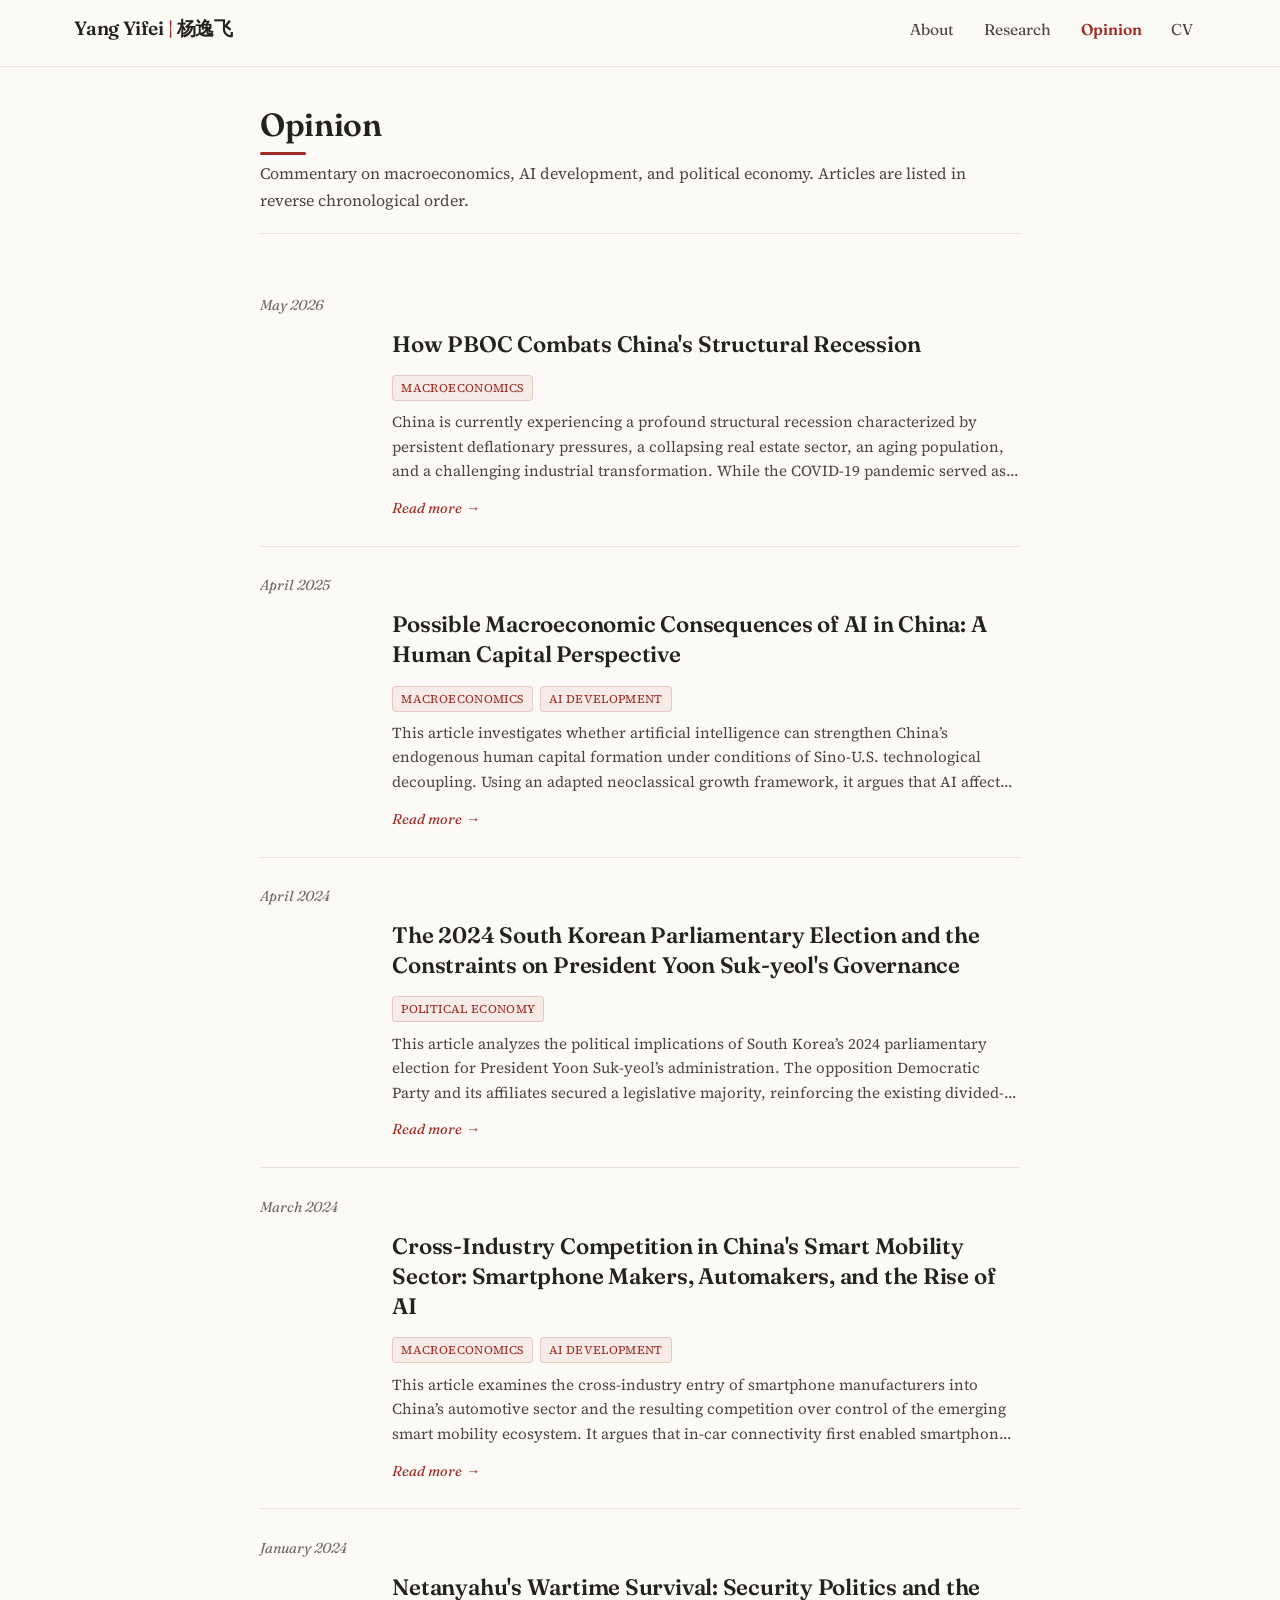
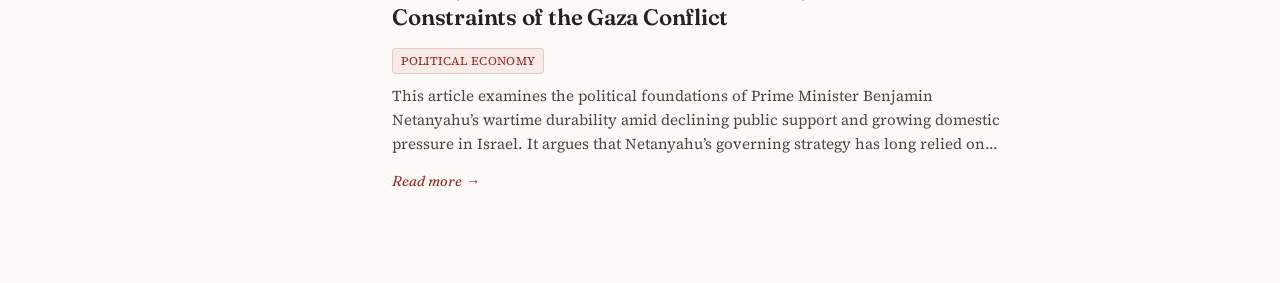
<file: opinion.html>
<!DOCTYPE html>
<html lang="en">
<head>
  <meta charset="UTF-8" />
  <meta name="viewport" content="width=device-width, initial-scale=1.0" />
  <title>Opinion — Yang Yifei</title>
  <meta name="description" content="Commentary by Yang Yifei on macroeconomics, AI development, and political economy." />
  <link rel="preconnect" href="https://fonts.googleapis.com" />
  <link rel="preconnect" href="https://fonts.gstatic.com" crossorigin />
  <link rel="stylesheet" href="assets/css/style.css?v=2" />
</head>
<body>
  <header class="masthead">
    <div class="masthead-inner">
      <a class="site-title" href="index.html">Yang Yifei <span class="sep">|</span> 杨逸飞</a>
      <button class="menu-btn" aria-label="Toggle menu">Menu</button>
      <nav class="site-nav">
        <ul>
          <li><a href="index.html">About</a></li>
          <li><a href="research.html">Research</a></li>
          <li><a href="opinion.html" class="active">Opinion</a></li>
          <li><a href="cv.html">CV</a></li>
        </ul>
      </nav>
    </div>
  </header>
  <div class="page page-narrow">
    <main class="content">
      <h1 class="page-title">Opinion</h1>
      <p class="page-lead">Commentary on macroeconomics, AI development, and political economy. Articles are listed in reverse chronological order.</p>
      <div class="op-list">
        <article class="op-item">
          <div class="op-date">May 2026</div>
          <div class="op-main">
            <h2 class="op-title"><a href="opinions/pboc.html">How PBOC Combats China's Structural Recession</a></h2>
            <div class="op-tags"><span class="tag">Macroeconomics</span></div>
            <p class="op-excerpt">China is currently experiencing a profound structural recession characterized by persistent deflationary pressures, a collapsing real estate sector, an aging population, and a challenging industrial transformation. While the COVID-19 pandemic served as a random negative shock…</p>
            <a class="op-read" href="opinions/pboc.html">Read more →</a>
          </div>
        </article>
        <article class="op-item">
          <div class="op-date">April 2025</div>
          <div class="op-main">
            <h2 class="op-title"><a href="opinions/ai-human-capital.html">Possible Macroeconomic Consequences of AI in China: A Human Capital Perspective</a></h2>
            <div class="op-tags"><span class="tag">Macroeconomics</span><span class="tag">AI Development</span></div>
            <p class="op-excerpt">This article investigates whether artificial intelligence can strengthen China’s endogenous human capital formation under conditions of Sino-U.S. technological decoupling. Using an adapted neoclassical growth framework, it argues that AI affects growth through two channels: by…</p>
            <a class="op-read" href="opinions/ai-human-capital.html">Read more →</a>
          </div>
        </article>
        <article class="op-item">
          <div class="op-date">April 2024</div>
          <div class="op-main">
            <h2 class="op-title"><a href="opinions/korea-election.html">The 2024 South Korean Parliamentary Election and the Constraints on President Yoon Suk-yeol's Governance</a></h2>
            <div class="op-tags"><span class="tag">Political Economy</span></div>
            <p class="op-excerpt">This article analyzes the political implications of South Korea’s 2024 parliamentary election for President Yoon Suk-yeol’s administration. The opposition Democratic Party and its affiliates secured a legislative majority, reinforcing the existing divided-government structure…</p>
            <a class="op-read" href="opinions/korea-election.html">Read more →</a>
          </div>
        </article>
        <article class="op-item">
          <div class="op-date">March 2024</div>
          <div class="op-main">
            <h2 class="op-title"><a href="opinions/ev.html">Cross-Industry Competition in China's Smart Mobility Sector: Smartphone Makers, Automakers, and the Rise of AI</a></h2>
            <div class="op-tags"><span class="tag">Macroeconomics</span><span class="tag">AI Development</span></div>
            <p class="op-excerpt">This article examines the cross-industry entry of smartphone manufacturers into China’s automotive sector and the resulting competition over control of the emerging smart mobility ecosystem. It argues that in-car connectivity first enabled smartphone firms to enter the vehicle…</p>
            <a class="op-read" href="opinions/ev.html">Read more →</a>
          </div>
        </article>
        <article class="op-item">
          <div class="op-date">January 2024</div>
          <div class="op-main">
            <h2 class="op-title"><a href="opinions/israel.html">Netanyahu's Wartime Survival: Security Politics and the Constraints of the Gaza Conflict</a></h2>
            <div class="op-tags"><span class="tag">Political Economy</span></div>
            <p class="op-excerpt">This article examines the political foundations of Prime Minister Benjamin Netanyahu’s wartime durability amid declining public support and growing domestic pressure in Israel. It argues that Netanyahu’s governing strategy has long relied on security politics and the management…</p>
            <a class="op-read" href="opinions/israel.html">Read more →</a>
          </div>
        </article>
      </div>
    </main>
  </div>
  <script src="assets/js/main.js"></script>
</body>
</html>
</file>
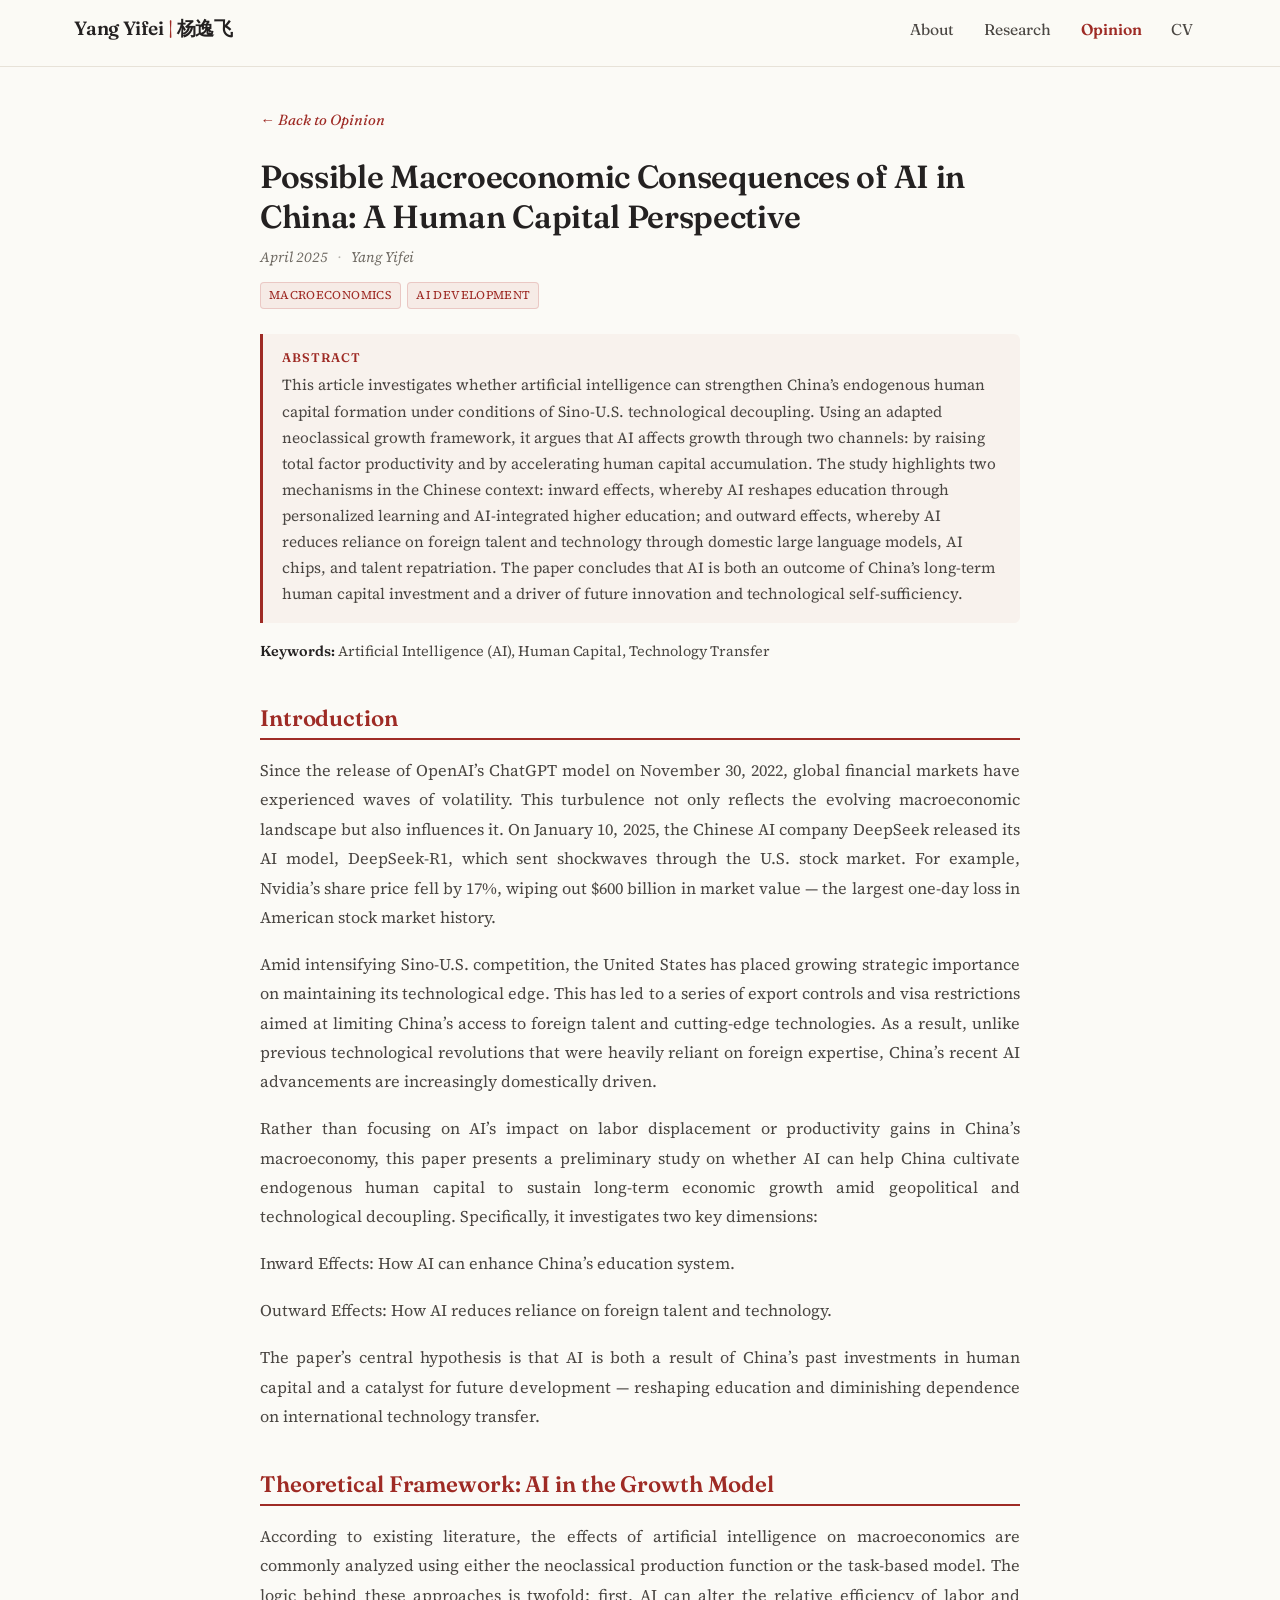
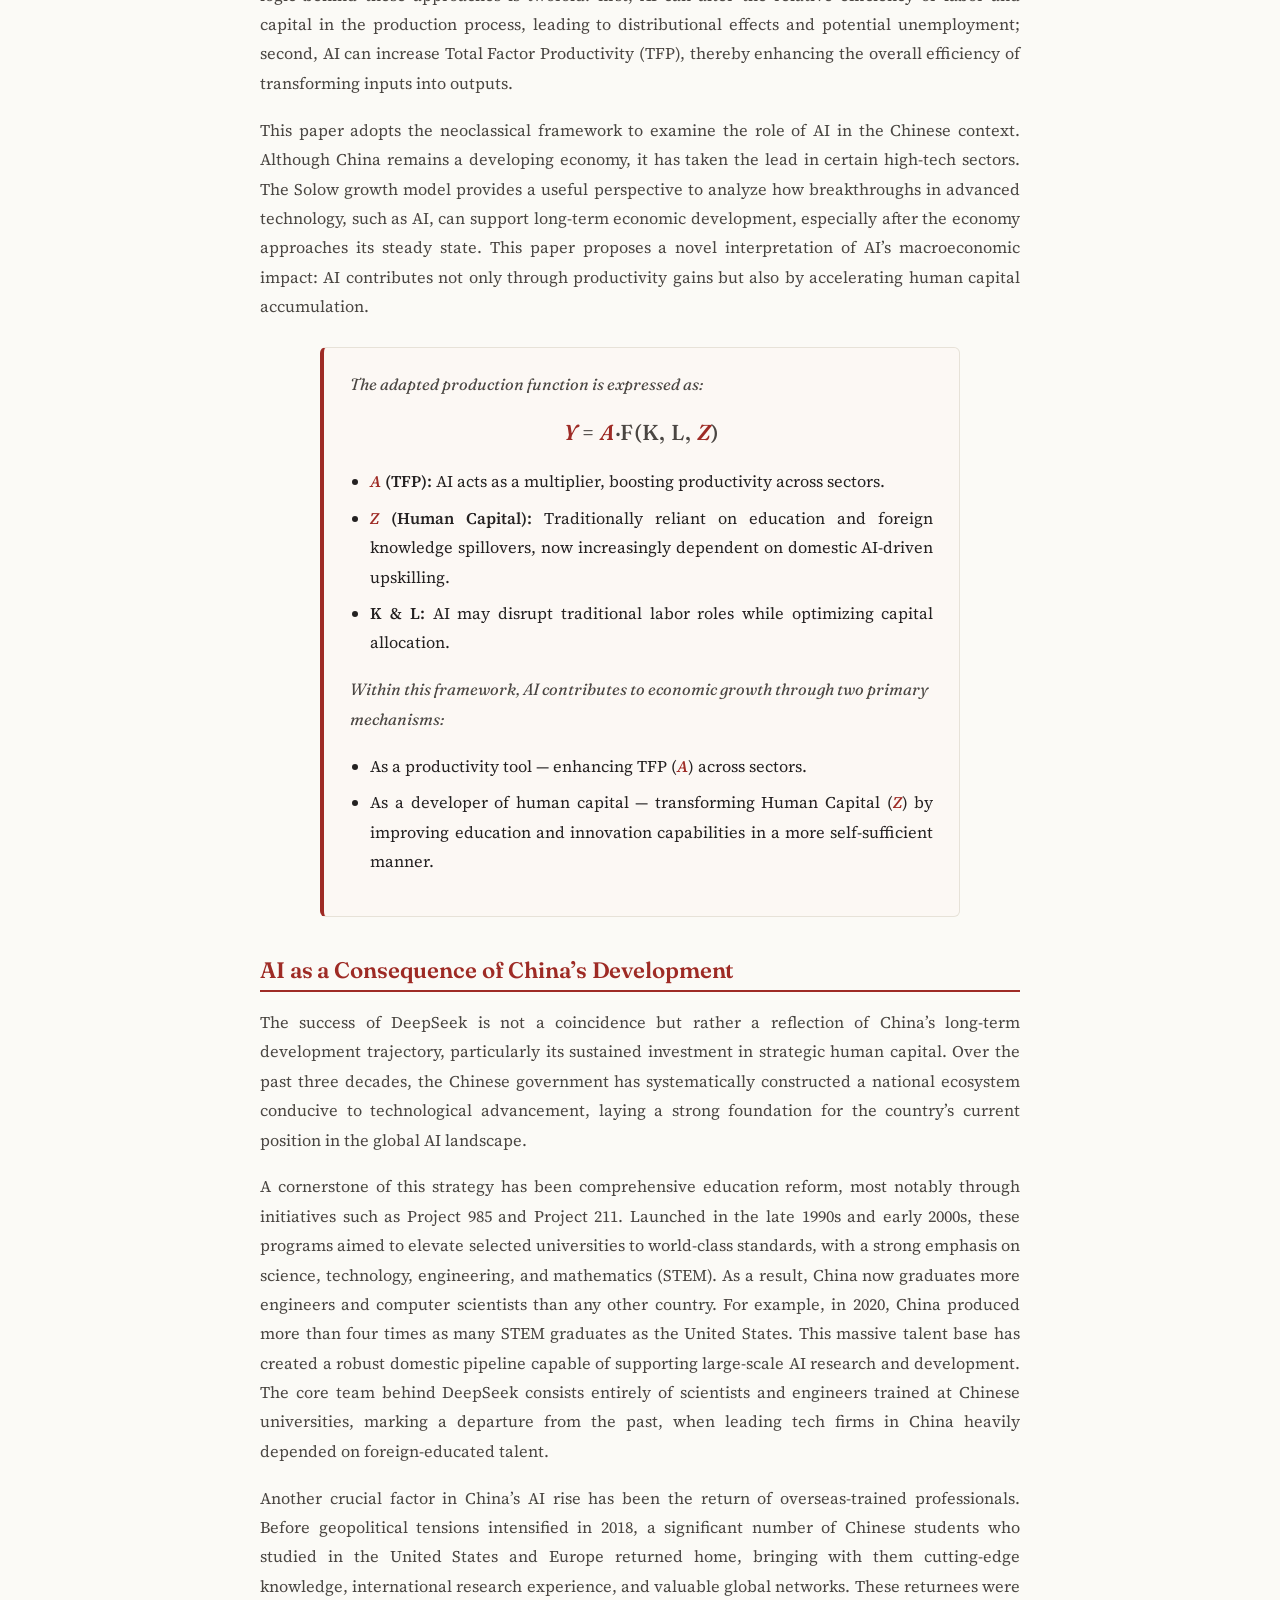
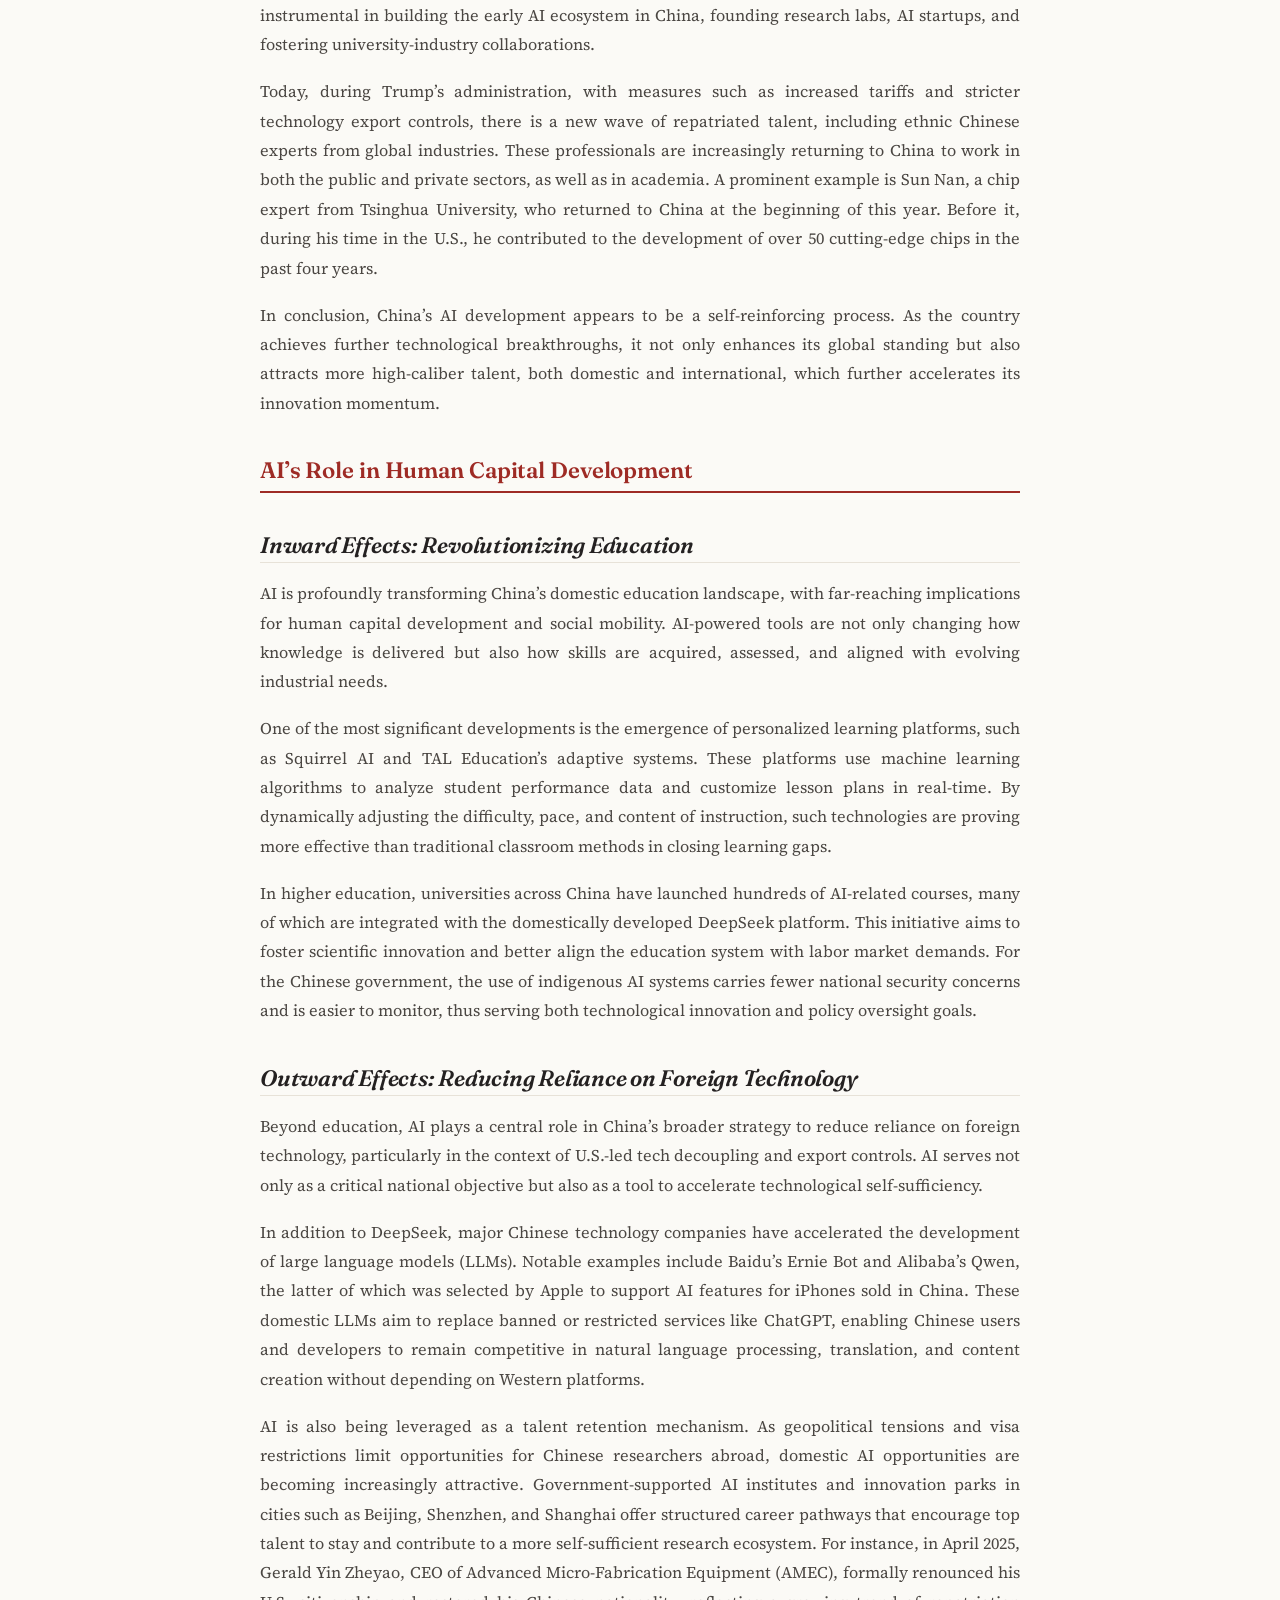
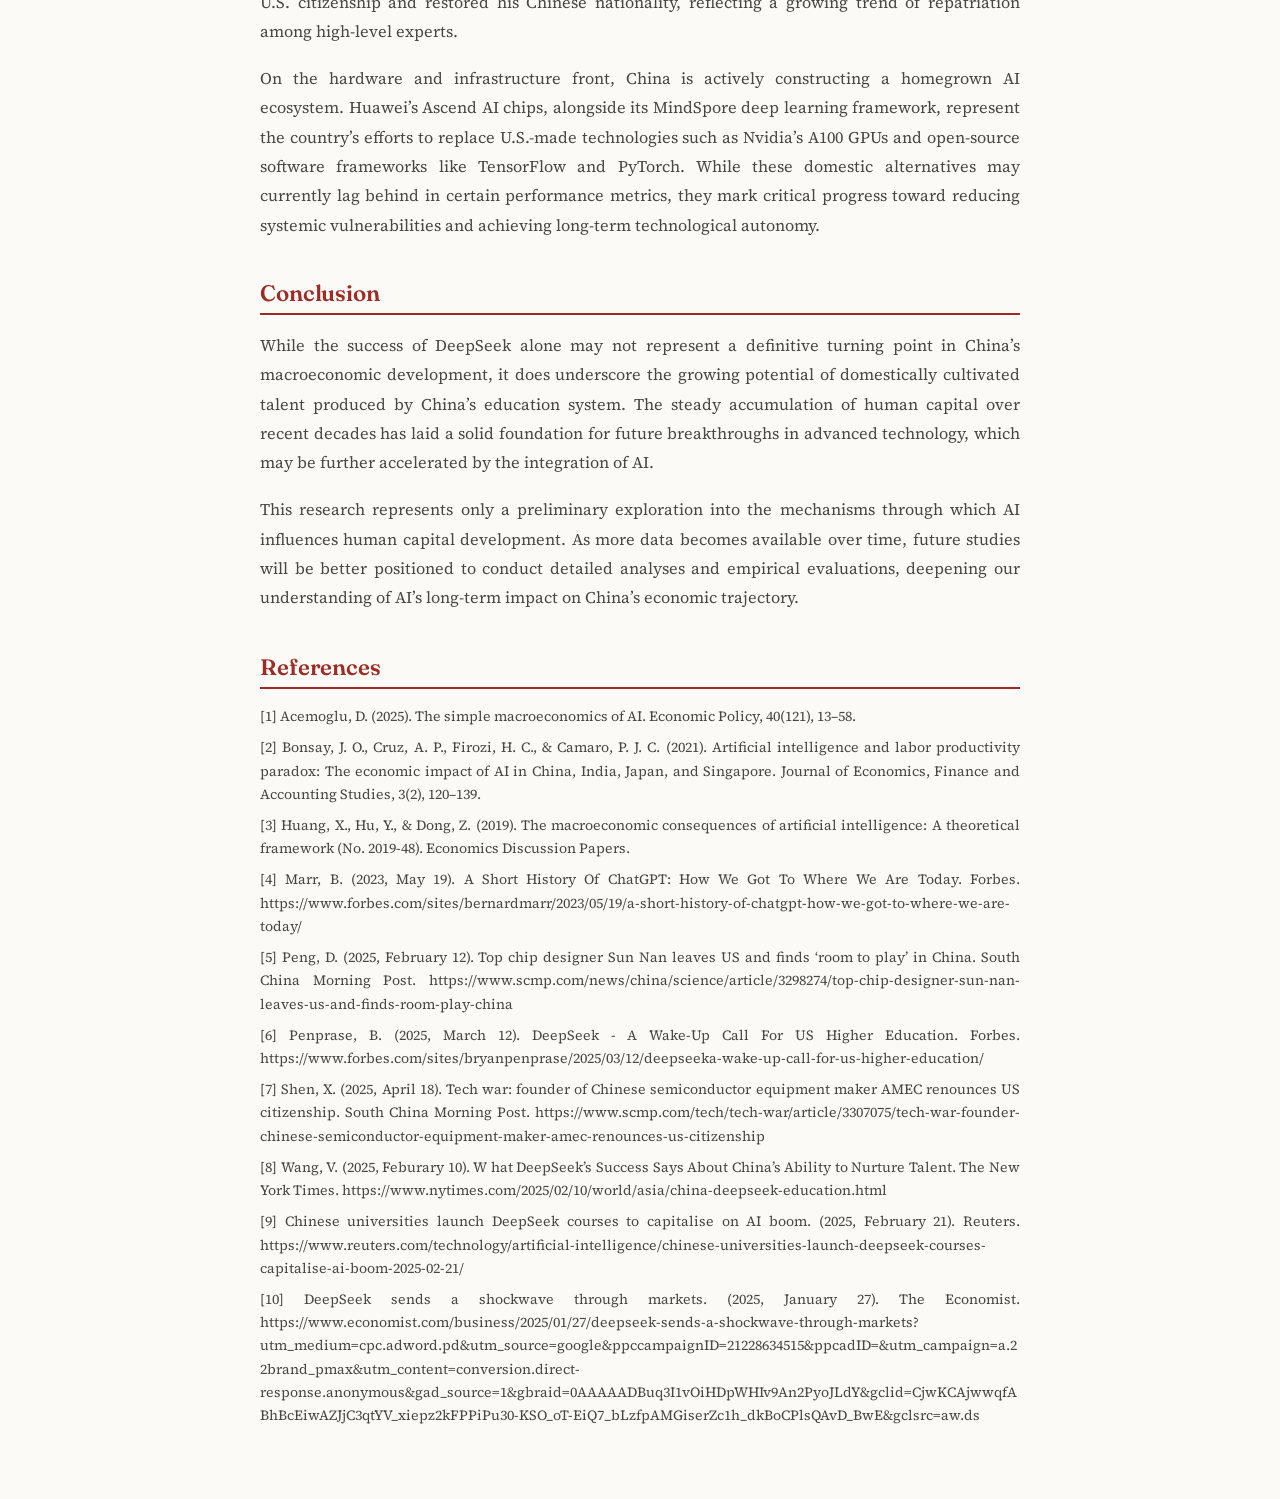
<file: opinions/ai-human-capital.html>
<!DOCTYPE html>
<html lang="en">
<head>
  <meta charset="UTF-8" />
  <meta name="viewport" content="width=device-width, initial-scale=1.0" />
  <title>Possible Macroeconomic Consequences of AI in China: A Human Capital Perspective — Yang Yifei</title>
  <meta name="description" content="This article investigates whether artificial intelligence can strengthen China’s endogenous human capital formation under conditions of Sino-U.S. tech" />
  <link rel="preconnect" href="https://fonts.googleapis.com" />
  <link rel="preconnect" href="https://fonts.gstatic.com" crossorigin />
  <link rel="stylesheet" href="../assets/css/style.css?v=2" />
</head>
<body>
  <header class="masthead">
    <div class="masthead-inner">
      <a class="site-title" href="../index.html">Yang Yifei <span class="sep">|</span> 杨逸飞</a>
      <button class="menu-btn" aria-label="Toggle menu">Menu</button>
      <nav class="site-nav">
        <ul>
          <li><a href="../index.html">About</a></li>
          <li><a href="../research.html">Research</a></li>
          <li><a href="../opinion.html" class="active">Opinion</a></li>
          <li><a href="../cv.html">CV</a></li>
        </ul>
      </nav>
    </div>
  </header>

  <div class="page page-narrow">
    <main class="content">
      <a class="back-link" href="../opinion.html">← Back to Opinion</a>
      <article class="article">
        <h1 class="article-title">Possible Macroeconomic Consequences of AI in China: A Human Capital Perspective</h1>
        
        <div class="article-meta">
          <span class="article-date">April 2025</span>
          <span class="meta-sep">·</span>
          <span>Yang Yifei</span>
        </div>
        <div class="article-tags"><span class="tag">Macroeconomics</span><span class="tag">AI Development</span></div>
        <div class="article-abstract">
          <h2 class="abstract-label">Abstract</h2>
          <p>This article investigates whether artificial intelligence can strengthen China’s endogenous human capital formation under conditions of Sino-U.S. technological decoupling. Using an adapted neoclassical growth framework, it argues that AI affects growth through two channels: by raising total factor productivity and by accelerating human capital accumulation. The study highlights two mechanisms in the Chinese context: inward effects, whereby AI reshapes education through personalized learning and AI-integrated higher education; and outward effects, whereby AI reduces reliance on foreign talent and technology through domestic large language models, AI chips, and talent repatriation. The paper concludes that AI is both an outcome of China’s long-term human capital investment and a driver of future innovation and technological self-sufficiency.</p>
        </div>
        <div class="article-keywords">
          <strong>Keywords:</strong> Artificial Intelligence (AI), Human Capital, Technology Transfer
        </div>

        <div class="article-body">
          <h2 class="article-h1">Introduction</h2>
          <p>Since the release of OpenAI’s ChatGPT model on November 30, 2022, global financial markets have experienced waves of volatility. This turbulence not only reflects the evolving macroeconomic landscape but also influences it. On January 10, 2025, the Chinese AI company DeepSeek released its AI model, DeepSeek-R1, which sent shockwaves through the U.S. stock market. For example, Nvidia’s share price fell by 17%, wiping out $600 billion in market value — the largest one-day loss in American stock market history.</p>
          <p>Amid intensifying Sino-U.S. competition, the United States has placed growing strategic importance on maintaining its technological edge. This has led to a series of export controls and visa restrictions aimed at limiting China’s access to foreign talent and cutting-edge technologies. As a result, unlike previous technological revolutions that were heavily reliant on foreign expertise, China’s recent AI advancements are increasingly domestically driven.</p>
          <p>Rather than focusing on AI’s impact on labor displacement or productivity gains in China’s macroeconomy, this paper presents a preliminary study on whether AI can help China cultivate endogenous human capital to sustain long-term economic growth amid geopolitical and technological decoupling. Specifically, it investigates two key dimensions:</p>
          <p>Inward Effects: How AI can enhance China’s education system.</p>
          <p>Outward Effects: How AI reduces reliance on foreign talent and technology.</p>
          <p>The paper’s central hypothesis is that AI is both a result of China’s past investments in human capital and a catalyst for future development — reshaping education and diminishing dependence on international technology transfer.</p>
          <h2 class="article-h1">Theoretical Framework: AI in the Growth Model</h2>
          <p>According to existing literature, the effects of artificial intelligence on macroeconomics are commonly analyzed using either the neoclassical production function or the task-based model. The logic behind these approaches is twofold: first, AI can alter the relative efficiency of labor and capital in the production process, leading to distributional effects and potential unemployment; second, AI can increase Total Factor Productivity (TFP), thereby enhancing the overall efficiency of transforming inputs into outputs.</p>
          <p>This paper adopts the neoclassical framework to examine the role of AI in the Chinese context. Although China remains a developing economy, it has taken the lead in certain high-tech sectors. The Solow growth model provides a useful perspective to analyze how breakthroughs in advanced technology, such as AI, can support long-term economic development, especially after the economy approaches its steady state. This paper proposes a novel interpretation of AI’s macroeconomic impact: AI contributes not only through productivity gains but also by accelerating human capital accumulation.</p>
          <div class="formula-box">
            <p class="formula-lead">The adapted production function is expressed as:</p>
            <p class="formula-eq">
              <span class="formula-var">Y</span> =
              <span class="formula-var">A</span>&middot;F(K, L,
              <span class="formula-var">Z</span>)
            </p>
            <ul class="formula-where">
              <li><strong><span class="formula-var">A</span> (TFP):</strong> AI acts as a multiplier, boosting productivity across sectors.</li>
              <li><strong><span class="formula-var">Z</span> (Human Capital):</strong> Traditionally reliant on education and foreign knowledge spillovers, now increasingly dependent on domestic AI-driven upskilling.</li>
              <li><strong>K &amp; L:</strong> AI may disrupt traditional labor roles while optimizing capital allocation.</li>
            </ul>
            <p class="formula-foot">Within this framework, AI contributes to economic growth through two primary mechanisms:</p>
            <ul class="formula-mech">
              <li>As a productivity tool &mdash; enhancing TFP (<span class="formula-var">A</span>) across sectors.</li>
              <li>As a developer of human capital &mdash; transforming Human Capital (<span class="formula-var">Z</span>) by improving education and innovation capabilities in a more self-sufficient manner.</li>
            </ul>
          </div>
          <h2 class="article-h1">AI as a Consequence of China’s Development</h2>
          <p>The success of DeepSeek is not a coincidence but rather a reflection of China’s long-term development trajectory, particularly its sustained investment in strategic human capital. Over the past three decades, the Chinese government has systematically constructed a national ecosystem conducive to technological advancement, laying a strong foundation for the country’s current position in the global AI landscape.</p>
          <p>A cornerstone of this strategy has been comprehensive education reform, most notably through initiatives such as Project 985 and Project 211. Launched in the late 1990s and early 2000s, these programs aimed to elevate selected universities to world-class standards, with a strong emphasis on science, technology, engineering, and mathematics (STEM). As a result, China now graduates more engineers and computer scientists than any other country. For example, in 2020, China produced more than four times as many STEM graduates as the United States. This massive talent base has created a robust domestic pipeline capable of supporting large-scale AI research and development. The core team behind DeepSeek consists entirely of scientists and engineers trained at Chinese universities, marking a departure from the past, when leading tech firms in China heavily depended on foreign-educated talent.</p>
          <p>Another crucial factor in China’s AI rise has been the return of overseas-trained professionals. Before geopolitical tensions intensified in 2018, a significant number of Chinese students who studied in the United States and Europe returned home, bringing with them cutting-edge knowledge, international research experience, and valuable global networks. These returnees were instrumental in building the early AI ecosystem in China, founding research labs, AI startups, and fostering university-industry collaborations.</p>
          <p>Today, during Trump’s administration, with measures such as increased tariffs and stricter technology export controls, there is a new wave of repatriated talent, including ethnic Chinese experts from global industries. These professionals are increasingly returning to China to work in both the public and private sectors, as well as in academia. A prominent example is Sun Nan, a chip expert from Tsinghua University, who returned to China at the beginning of this year. Before it, during his time in the U.S., he contributed to the development of over 50 cutting-edge chips in the past four years.</p>
          <p>In conclusion, China’s AI development appears to be a self-reinforcing process. As the country achieves further technological breakthroughs, it not only enhances its global standing but also attracts more high-caliber talent, both domestic and international, which further accelerates its innovation momentum.</p>
          <h2 class="article-h1">AI’s Role in Human Capital Development</h2>
          <h2 class="article-h2">Inward Effects: Revolutionizing Education</h2>
          <p>AI is profoundly transforming China’s domestic education landscape, with far-reaching implications for human capital development and social mobility. AI-powered tools are not only changing how knowledge is delivered but also how skills are acquired, assessed, and aligned with evolving industrial needs.</p>
          <p>One of the most significant developments is the emergence of personalized learning platforms, such as Squirrel AI and TAL Education’s adaptive systems. These platforms use machine learning algorithms to analyze student performance data and customize lesson plans in real-time. By dynamically adjusting the difficulty, pace, and content of instruction, such technologies are proving more effective than traditional classroom methods in closing learning gaps.</p>
          <p>In higher education, universities across China have launched hundreds of AI-related courses, many of which are integrated with the domestically developed DeepSeek platform. This initiative aims to foster scientific innovation and better align the education system with labor market demands. For the Chinese government, the use of indigenous AI systems carries fewer national security concerns and is easier to monitor, thus serving both technological innovation and policy oversight goals.</p>
          <h2 class="article-h2">Outward Effects: Reducing Reliance on Foreign Technology</h2>
          <p>Beyond education, AI plays a central role in China’s broader strategy to reduce reliance on foreign technology, particularly in the context of U.S.-led tech decoupling and export controls. AI serves not only as a critical national objective but also as a tool to accelerate technological self-sufficiency.</p>
          <p>In addition to DeepSeek, major Chinese technology companies have accelerated the development of large language models (LLMs). Notable examples include Baidu’s Ernie Bot and Alibaba’s Qwen, the latter of which was selected by Apple to support AI features for iPhones sold in China. These domestic LLMs aim to replace banned or restricted services like ChatGPT, enabling Chinese users and developers to remain competitive in natural language processing, translation, and content creation without depending on Western platforms.</p>
          <p>AI is also being leveraged as a talent retention mechanism. As geopolitical tensions and visa restrictions limit opportunities for Chinese researchers abroad, domestic AI opportunities are becoming increasingly attractive. Government-supported AI institutes and innovation parks in cities such as Beijing, Shenzhen, and Shanghai offer structured career pathways that encourage top talent to stay and contribute to a more self-sufficient research ecosystem. For instance, in April 2025, Gerald Yin Zheyao, CEO of Advanced Micro-Fabrication Equipment (AMEC), formally renounced his U.S. citizenship and restored his Chinese nationality, reflecting a growing trend of repatriation among high-level experts.</p>
          <p>On the hardware and infrastructure front, China is actively constructing a homegrown AI ecosystem. Huawei’s Ascend AI chips, alongside its MindSpore deep learning framework, represent the country’s efforts to replace U.S.-made technologies such as Nvidia’s A100 GPUs and open-source software frameworks like TensorFlow and PyTorch. While these domestic alternatives may currently lag behind in certain performance metrics, they mark critical progress toward reducing systemic vulnerabilities and achieving long-term technological autonomy.</p>
          <h2 class="article-h1">Conclusion</h2>
          <p>While the success of DeepSeek alone may not represent a definitive turning point in China’s macroeconomic development, it does underscore the growing potential of domestically cultivated talent produced by China’s education system. The steady accumulation of human capital over recent decades has laid a solid foundation for future breakthroughs in advanced technology, which may be further accelerated by the integration of AI.</p>
          <p>This research represents only a preliminary exploration into the mechanisms through which AI influences human capital development. As more data becomes available over time, future studies will be better positioned to conduct detailed analyses and empirical evaluations, deepening our understanding of AI’s long-term impact on China’s economic trajectory.</p>
        </div>
        <div class="article-refs">
          <h2 class="article-h1">References</h2>
          <ol class="ref-list">
            <li>[1] Acemoglu, D. (2025). The simple macroeconomics of AI. Economic Policy, 40(121), 13–58.</li>
            <li>[2] Bonsay, J. O., Cruz, A. P., Firozi, H. C., &amp; Camaro, P. J. C. (2021). Artificial intelligence and labor productivity paradox: The economic impact of AI in China, India, Japan, and Singapore. Journal of Economics, Finance and Accounting Studies, 3(2), 120–139.</li>
            <li>[3] Huang, X., Hu, Y., &amp; Dong, Z. (2019). The macroeconomic consequences of artificial intelligence: A theoretical framework (No. 2019-48). Economics Discussion Papers.</li>
            <li>[4] Marr, B. (2023, May 19). A Short History Of ChatGPT: How We Got To Where We Are Today. Forbes. https://www.forbes.com/sites/bernardmarr/2023/05/19/a-short-history-of-chatgpt-how-we-got-to-where-we-are-today/</li>
            <li>[5] Peng, D. (2025, February 12). Top chip designer Sun Nan leaves US and finds ‘room to play’ in China. South China Morning Post. https://www.scmp.com/news/china/science/article/3298274/top-chip-designer-sun-nan-leaves-us-and-finds-room-play-china</li>
            <li>[6] Penprase, B. (2025, March 12). DeepSeek - A Wake-Up Call For US Higher Education. Forbes. https://www.forbes.com/sites/bryanpenprase/2025/03/12/deepseeka-wake-up-call-for-us-higher-education/</li>
            <li>[7] Shen, X. (2025, April 18). Tech war: founder of Chinese semiconductor equipment maker AMEC renounces US citizenship. South China Morning Post. https://www.scmp.com/tech/tech-war/article/3307075/tech-war-founder-chinese-semiconductor-equipment-maker-amec-renounces-us-citizenship</li>
            <li>[8] Wang, V. (2025, Feburary 10). W hat DeepSeek’s Success Says About China’s Ability to Nurture Talent. The New York Times. https://www.nytimes.com/2025/02/10/world/asia/china-deepseek-education.html</li>
            <li>[9] Chinese universities launch DeepSeek courses to capitalise on AI boom. (2025, February 21). Reuters. https://www.reuters.com/technology/artificial-intelligence/chinese-universities-launch-deepseek-courses-capitalise-ai-boom-2025-02-21/</li>
            <li>[10] DeepSeek sends a shockwave through markets. (2025, January 27). The Economist. https://www.economist.com/business/2025/01/27/deepseek-sends-a-shockwave-through-markets?utm_medium=cpc.adword.pd&amp;utm_source=google&amp;ppccampaignID=21228634515&amp;ppcadID=&amp;utm_campaign=a.22brand_pmax&amp;utm_content=conversion.direct-response.anonymous&amp;gad_source=1&amp;gbraid=0AAAAADBuq3I1vOiHDpWHIv9An2PyoJLdY&amp;gclid=CjwKCAjwwqfABhBcEiwAZJjC3qtYV_xiepz2kFPPiPu30-KSO_oT-EiQ7_bLzfpAMGiserZc1h_dkBoCPlsQAvD_BwE&amp;gclsrc=aw.ds</li>
          </ol>
        </div>
      </article>
    </main>
  </div>
  <script src="../assets/js/main.js"></script>
</body>
</html>
</file>
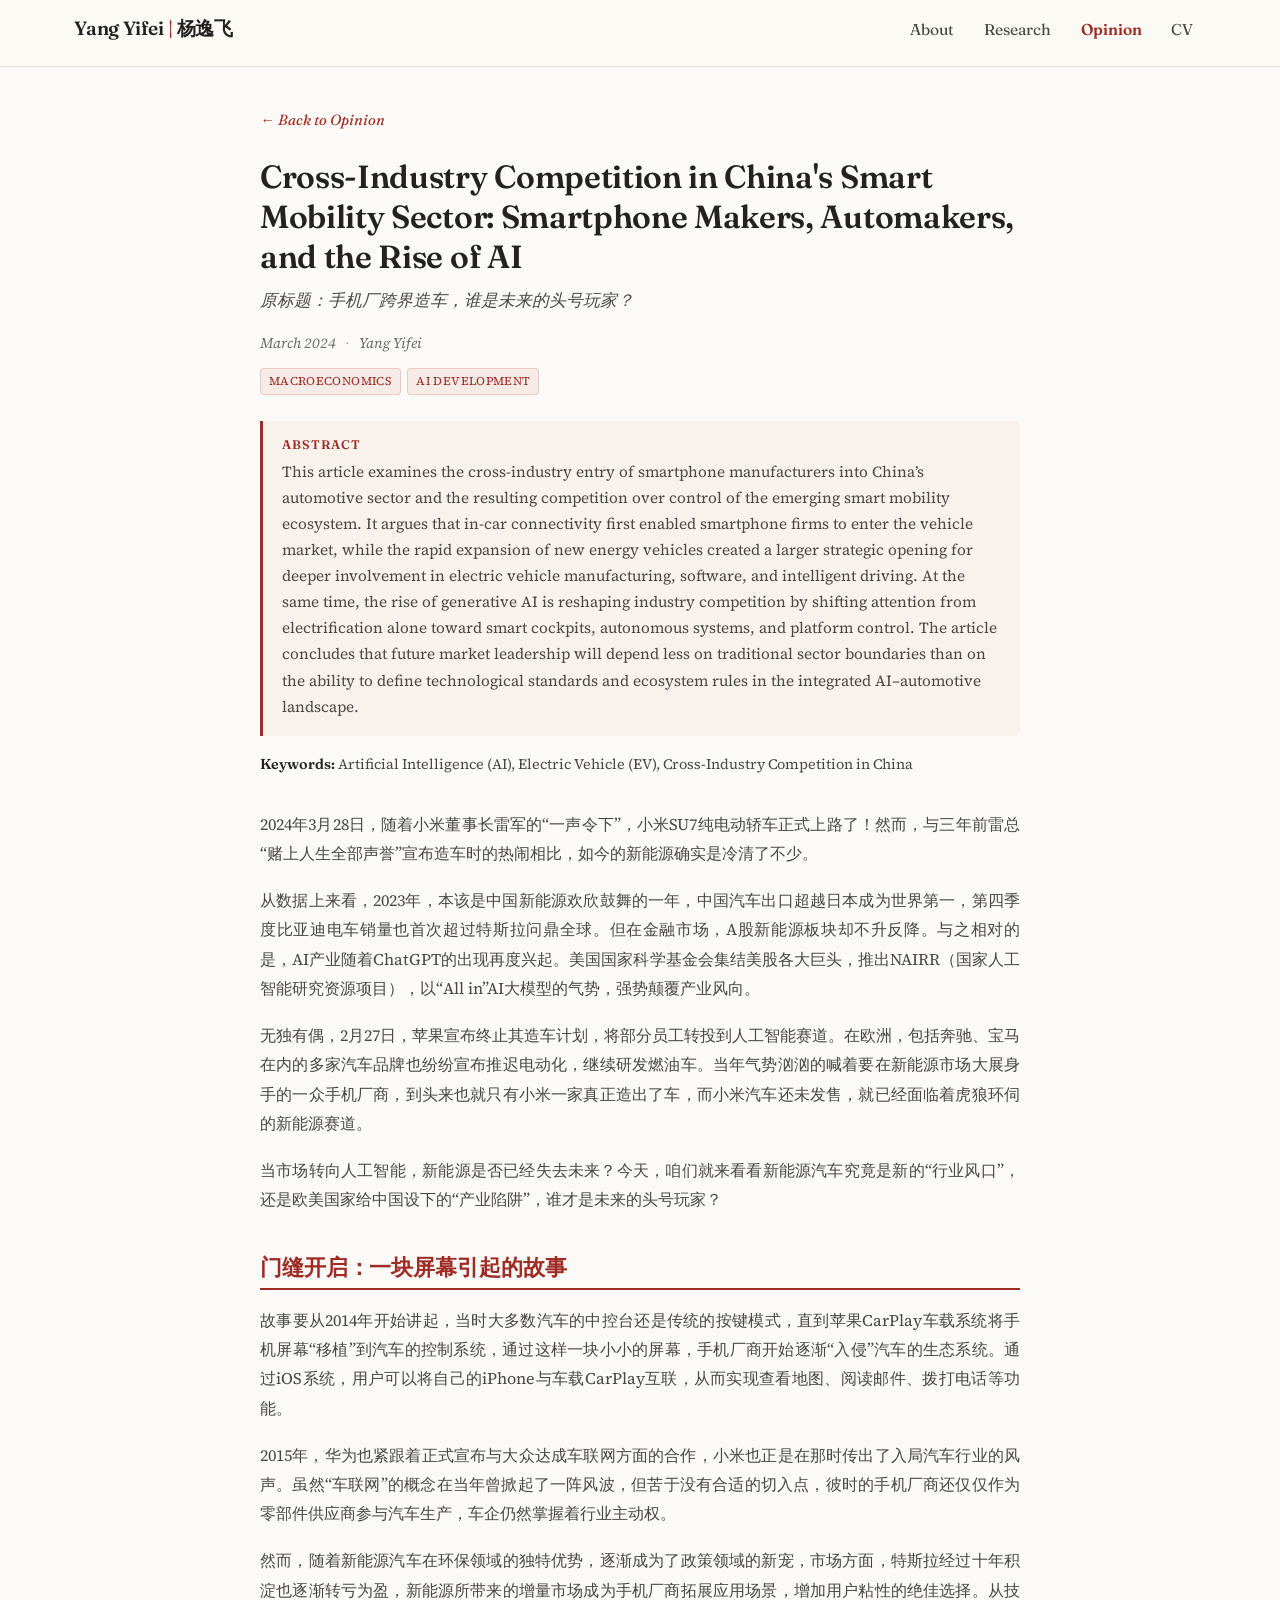
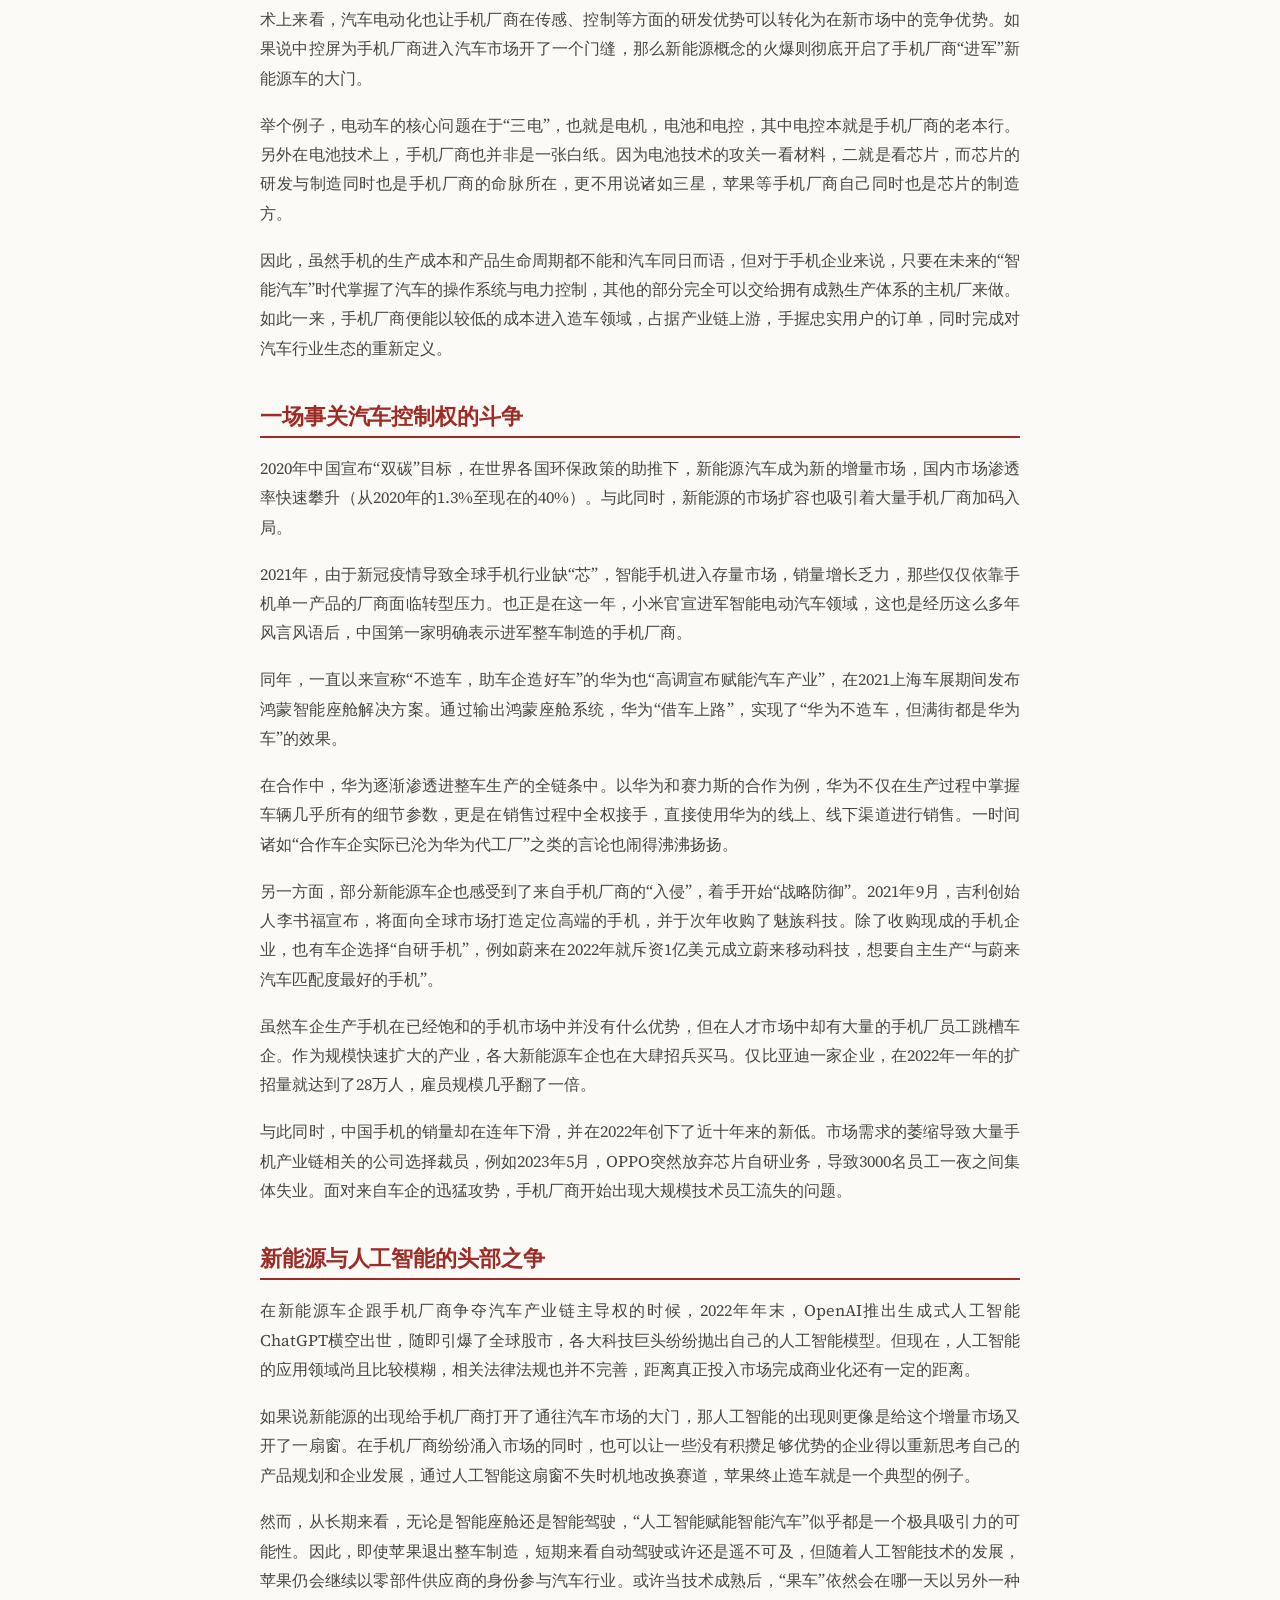
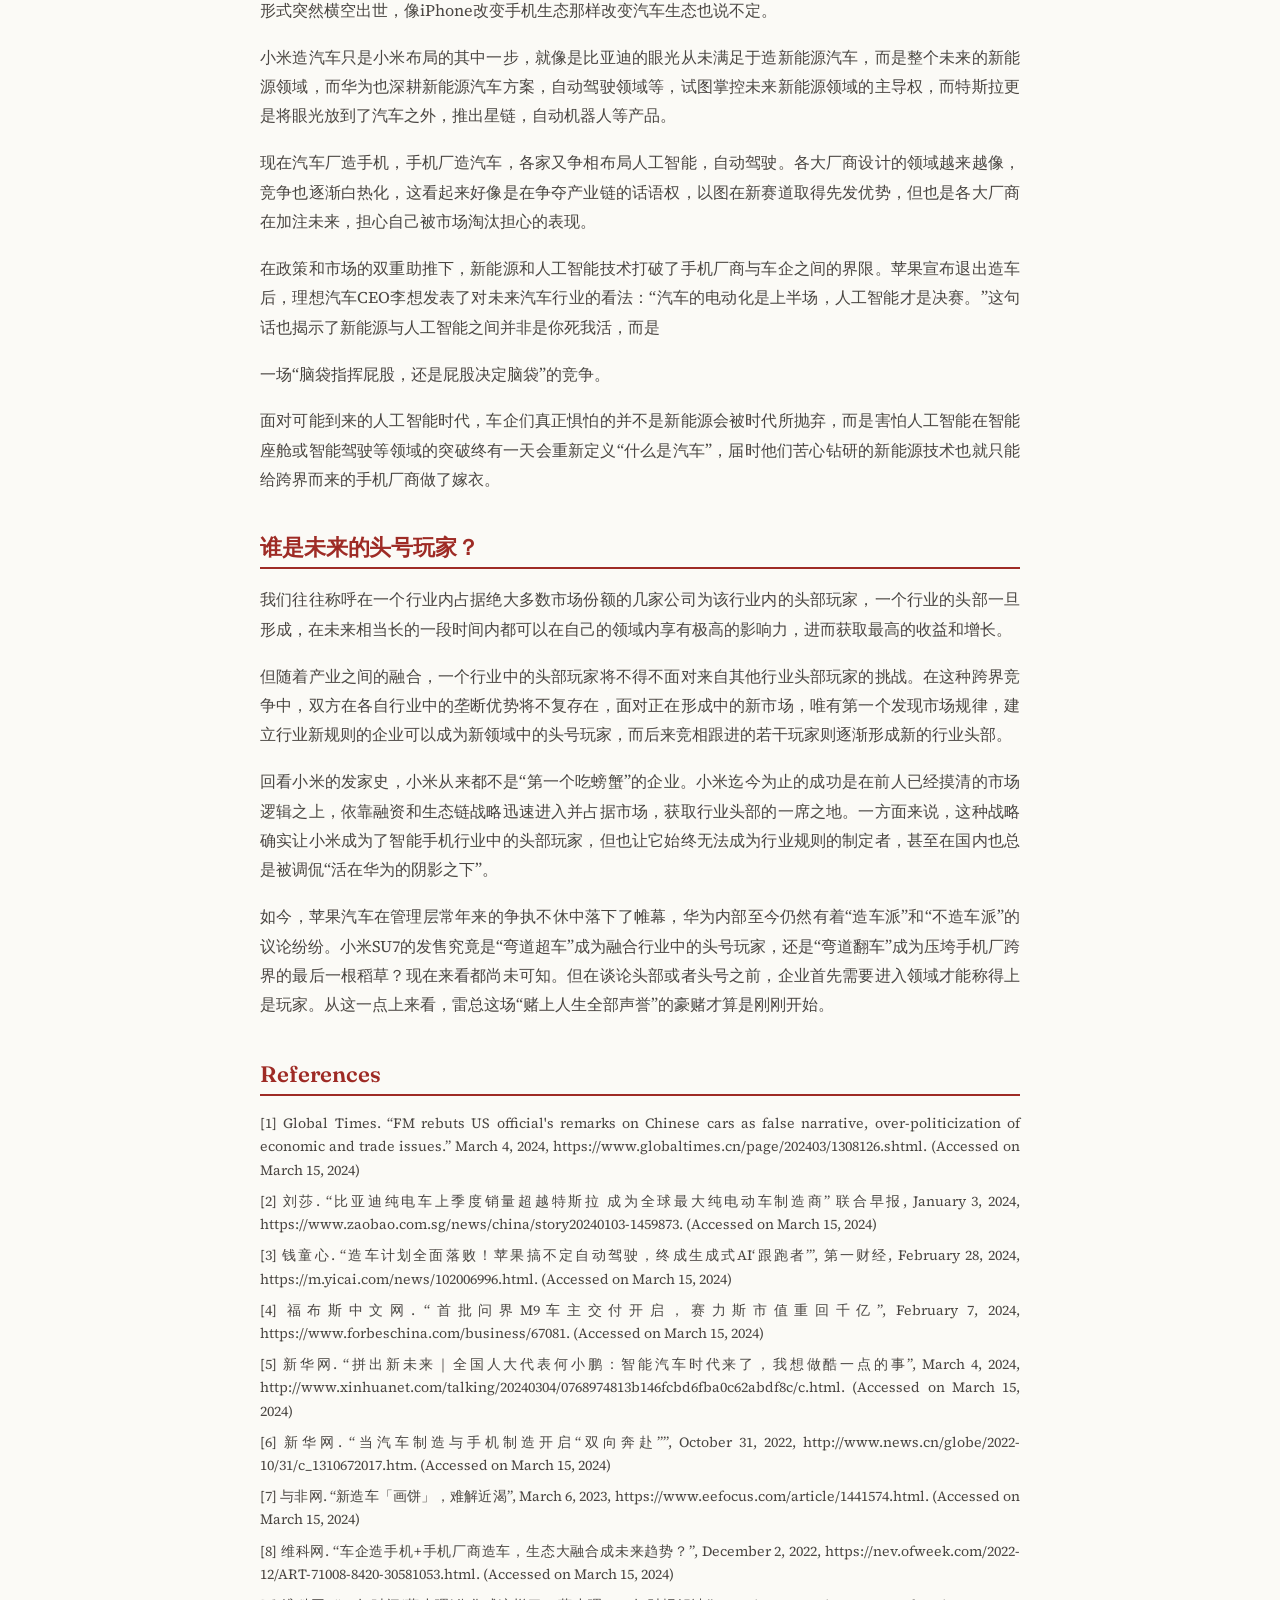
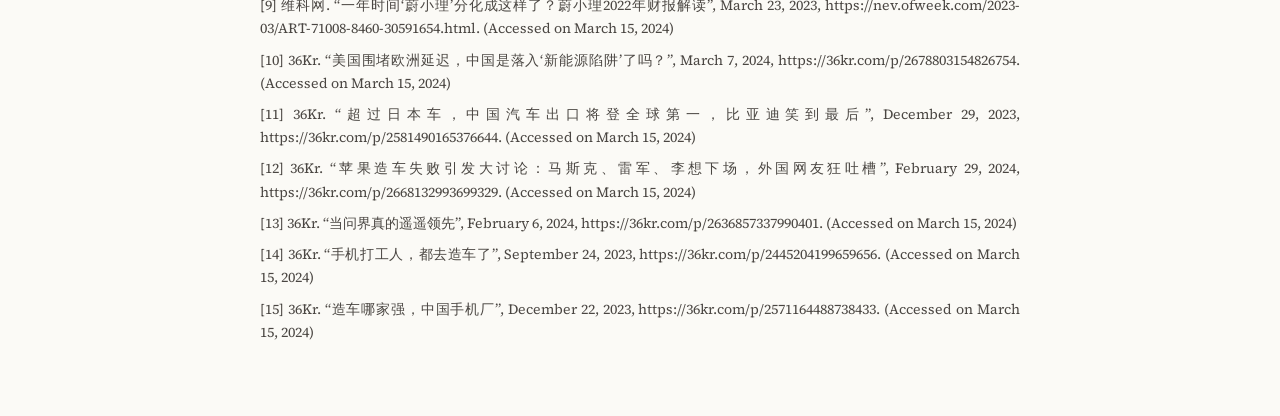
<file: opinions/ev.html>
<!DOCTYPE html>
<html lang="zh">
<head>
  <meta charset="UTF-8" />
  <meta name="viewport" content="width=device-width, initial-scale=1.0" />
  <title>Cross-Industry Competition in China's Smart Mobility Sector: Smartphone Makers, Automakers, and the Rise of AI — Yang Yifei</title>
  <meta name="description" content="This article examines the cross-industry entry of smartphone manufacturers into China’s automotive sector and the resulting competition over control o" />
  <link rel="preconnect" href="https://fonts.googleapis.com" />
  <link rel="preconnect" href="https://fonts.gstatic.com" crossorigin />
  <link rel="stylesheet" href="../assets/css/style.css?v=2" />
</head>
<body>
  <header class="masthead">
    <div class="masthead-inner">
      <a class="site-title" href="../index.html">Yang Yifei <span class="sep">|</span> 杨逸飞</a>
      <button class="menu-btn" aria-label="Toggle menu">Menu</button>
      <nav class="site-nav">
        <ul>
          <li><a href="../index.html">About</a></li>
          <li><a href="../research.html">Research</a></li>
          <li><a href="../opinion.html" class="active">Opinion</a></li>
          <li><a href="../cv.html">CV</a></li>
        </ul>
      </nav>
    </div>
  </header>

  <div class="page page-narrow">
    <main class="content">
      <a class="back-link" href="../opinion.html">← Back to Opinion</a>
      <article class="article">
        <h1 class="article-title">Cross-Industry Competition in China's Smart Mobility Sector: Smartphone Makers, Automakers, and the Rise of AI</h1>
        <p class="article-subtitle">原标题：手机厂跨界造车，谁是未来的头号玩家？</p>
        <div class="article-meta">
          <span class="article-date">March 2024</span>
          <span class="meta-sep">·</span>
          <span>Yang Yifei</span>
        </div>
        <div class="article-tags"><span class="tag">Macroeconomics</span><span class="tag">AI Development</span></div>
        <div class="article-abstract">
          <h2 class="abstract-label">Abstract</h2>
          <p>This article examines the cross-industry entry of smartphone manufacturers into China’s automotive sector and the resulting competition over control of the emerging smart mobility ecosystem. It argues that in-car connectivity first enabled smartphone firms to enter the vehicle market, while the rapid expansion of new energy vehicles created a larger strategic opening for deeper involvement in electric vehicle manufacturing, software, and intelligent driving. At the same time, the rise of generative AI is reshaping industry competition by shifting attention from electrification alone toward smart cockpits, autonomous systems, and platform control. The article concludes that future market leadership will depend less on traditional sector boundaries than on the ability to define technological standards and ecosystem rules in the integrated AI–automotive landscape.</p>
        </div>
        <div class="article-keywords">
          <strong>Keywords:</strong> Artificial Intelligence (AI), Electric Vehicle (EV), Cross-Industry Competition in China
        </div>

        <div class="article-body">
          <p>2024年3月28日，随着小米董事长雷军的“一声令下”，小米SU7纯电动轿车正式上路了！然而，与三年前雷总“赌上人生全部声誉”宣布造车时的热闹相比，如今的新能源确实是冷清了不少。</p>
          <p>从数据上来看，2023年，本该是中国新能源欢欣鼓舞的一年，中国汽车出口超越日本成为世界第一，第四季度比亚迪电车销量也首次超过特斯拉问鼎全球。但在金融市场，A股新能源板块却不升反降。与之相对的是，AI产业随着ChatGPT的出现再度兴起。美国国家科学基金会集结美股各大巨头，推出NAIRR（国家人工智能研究资源项目），以“All in”AI大模型的气势，强势颠覆产业风向。</p>
          <p>无独有偶，2月27日，苹果宣布终止其造车计划，将部分员工转投到人工智能赛道。在欧洲，包括奔驰、宝马在内的多家汽车品牌也纷纷宣布推迟电动化，继续研发燃油车。当年气势汹汹的喊着要在新能源市场大展身手的一众手机厂商，到头来也就只有小米一家真正造出了车，而小米汽车还未发售，就已经面临着虎狼环伺的新能源赛道。</p>
          <p>当市场转向人工智能，新能源是否已经失去未来？今天，咱们就来看看新能源汽车究竟是新的“行业风口”，还是欧美国家给中国设下的“产业陷阱”，谁才是未来的头号玩家？</p>
          <h2 class="article-h1">门缝开启：一块屏幕引起的故事</h2>
          <p>故事要从2014年开始讲起，当时大多数汽车的中控台还是传统的按键模式，直到苹果CarPlay车载系统将手机屏幕“移植”到汽车的控制系统，通过这样一块小小的屏幕，手机厂商开始逐渐“入侵”汽车的生态系统。通过iOS系统，用户可以将自己的iPhone与车载CarPlay互联，从而实现查看地图、阅读邮件、拨打电话等功能。</p>
          <p>2015年，华为也紧跟着正式宣布与大众达成车联网方面的合作，小米也正是在那时传出了入局汽车行业的风声。虽然“车联网”的概念在当年曾掀起了一阵风波，但苦于没有合适的切入点，彼时的手机厂商还仅仅作为零部件供应商参与汽车生产，车企仍然掌握着行业主动权。</p>
          <p>然而，随着新能源汽车在环保领域的独特优势，逐渐成为了政策领域的新宠，市场方面，特斯拉经过十年积淀也逐渐转亏为盈，新能源所带来的增量市场成为手机厂商拓展应用场景，增加用户粘性的绝佳选择。从技术上来看，汽车电动化也让手机厂商在传感、控制等方面的研发优势可以转化为在新市场中的竞争优势。如果说中控屏为手机厂商进入汽车市场开了一个门缝，那么新能源概念的火爆则彻底开启了手机厂商“进军”新能源车的大门。</p>
          <p>举个例子，电动车的核心问题在于“三电”，也就是电机，电池和电控，其中电控本就是手机厂商的老本行。另外在电池技术上，手机厂商也并非是一张白纸。因为电池技术的攻关一看材料，二就是看芯片，而芯片的研发与制造同时也是手机厂商的命脉所在，更不用说诸如三星，苹果等手机厂商自己同时也是芯片的制造方。</p>
          <p>因此，虽然手机的生产成本和产品生命周期都不能和汽车同日而语，但对于手机企业来说，只要在未来的“智能汽车”时代掌握了汽车的操作系统与电力控制，其他的部分完全可以交给拥有成熟生产体系的主机厂来做。如此一来，手机厂商便能以较低的成本进入造车领域，占据产业链上游，手握忠实用户的订单，同时完成对汽车行业生态的重新定义。</p>
          <h2 class="article-h1">一场事关汽车控制权的斗争</h2>
          <p>2020年中国宣布“双碳”目标，在世界各国环保政策的助推下，新能源汽车成为新的增量市场，国内市场渗透率快速攀升（从2020年的1.3%至现在的40%）。与此同时，新能源的市场扩容也吸引着大量手机厂商加码入局。</p>
          <p>2021年，由于新冠疫情导致全球手机行业缺“芯”，智能手机进入存量市场，销量增长乏力，那些仅仅依靠手机单一产品的厂商面临转型压力。也正是在这一年，小米官宣进军智能电动汽车领域，这也是经历这么多年风言风语后，中国第一家明确表示进军整车制造的手机厂商。</p>
          <p>同年，一直以来宣称“不造车，助车企造好车”的华为也“高调宣布赋能汽车产业”，在2021上海车展期间发布鸿蒙智能座舱解决方案。通过输出鸿蒙座舱系统，华为“借车上路”，实现了“华为不造车，但满街都是华为车”的效果。</p>
          <p>在合作中，华为逐渐渗透进整车生产的全链条中。以华为和赛力斯的合作为例，华为不仅在生产过程中掌握车辆几乎所有的细节参数，更是在销售过程中全权接手，直接使用华为的线上、线下渠道进行销售。一时间诸如“合作车企实际已沦为华为代工厂”之类的言论也闹得沸沸扬扬。</p>
          <p>另一方面，部分新能源车企也感受到了来自手机厂商的“入侵”，着手开始“战略防御”。2021年9月，吉利创始人李书福宣布，将面向全球市场打造定位高端的手机，并于次年收购了魅族科技。除了收购现成的手机企业，也有车企选择“自研手机”，例如蔚来在2022年就斥资1亿美元成立蔚来移动科技，想要自主生产“与蔚来汽车匹配度最好的手机”。</p>
          <p>虽然车企生产手机在已经饱和的手机市场中并没有什么优势，但在人才市场中却有大量的手机厂员工跳槽车企。作为规模快速扩大的产业，各大新能源车企也在大肆招兵买马。仅比亚迪一家企业，在2022年一年的扩招量就达到了28万人，雇员规模几乎翻了一倍。</p>
          <p>与此同时，中国手机的销量却在连年下滑，并在2022年创下了近十年来的新低。市场需求的萎缩导致大量手机产业链相关的公司选择裁员，例如2023年5月，OPPO突然放弃芯片自研业务，导致3000名员工一夜之间集体失业。面对来自车企的迅猛攻势，手机厂商开始出现大规模技术员工流失的问题。</p>
          <h2 class="article-h1">新能源与人工智能的头部之争</h2>
          <p>在新能源车企跟手机厂商争夺汽车产业链主导权的时候，2022年年末，OpenAI推出生成式人工智能ChatGPT横空出世，随即引爆了全球股市，各大科技巨头纷纷抛出自己的人工智能模型。但现在，人工智能的应用领域尚且比较模糊，相关法律法规也并不完善，距离真正投入市场完成商业化还有一定的距离。</p>
          <p>如果说新能源的出现给手机厂商打开了通往汽车市场的大门，那人工智能的出现则更像是给这个增量市场又开了一扇窗。在手机厂商纷纷涌入市场的同时，也可以让一些没有积攒足够优势的企业得以重新思考自己的产品规划和企业发展，通过人工智能这扇窗不失时机地改换赛道，苹果终止造车就是一个典型的例子。</p>
          <p>然而，从长期来看，无论是智能座舱还是智能驾驶，“人工智能赋能智能汽车”似乎都是一个极具吸引力的可能性。因此，即使苹果退出整车制造，短期来看自动驾驶或许还是遥不可及，但随着人工智能技术的发展，苹果仍会继续以零部件供应商的身份参与汽车行业。或许当技术成熟后，“果车”依然会在哪一天以另外一种形式突然横空出世，像iPhone改变手机生态那样改变汽车生态也说不定。</p>
          <p>小米造汽车只是小米布局的其中一步，就像是比亚迪的眼光从未满足于造新能源汽车，而是整个未来的新能源领域，而华为也深耕新能源汽车方案，自动驾驶领域等，试图掌控未来新能源领域的主导权，而特斯拉更是将眼光放到了汽车之外，推出星链，自动机器人等产品。</p>
          <p>现在汽车厂造手机，手机厂造汽车，各家又争相布局人工智能，自动驾驶。各大厂商设计的领域越来越像，竞争也逐渐白热化，这看起来好像是在争夺产业链的话语权，以图在新赛道取得先发优势，但也是各大厂商在加注未来，担心自己被市场淘汰担心的表现。</p>
          <p>在政策和市场的双重助推下，新能源和人工智能技术打破了手机厂商与车企之间的界限。苹果宣布退出造车后，理想汽车CEO李想发表了对未来汽车行业的看法：“汽车的电动化是上半场，人工智能才是决赛。”这句话也揭示了新能源与人工智能之间并非是你死我活，而是</p>
          <p>一场“脑袋指挥屁股，还是屁股决定脑袋”的竞争。</p>
          <p>面对可能到来的人工智能时代，车企们真正惧怕的并不是新能源会被时代所抛弃，而是害怕人工智能在智能座舱或智能驾驶等领域的突破终有一天会重新定义“什么是汽车”，届时他们苦心钻研的新能源技术也就只能给跨界而来的手机厂商做了嫁衣。</p>
          <h2 class="article-h1">谁是未来的头号玩家？</h2>
          <p>我们往往称呼在一个行业内占据绝大多数市场份额的几家公司为该行业内的头部玩家，一个行业的头部一旦形成，在未来相当长的一段时间内都可以在自己的领域内享有极高的影响力，进而获取最高的收益和增长。</p>
          <p>但随着产业之间的融合，一个行业中的头部玩家将不得不面对来自其他行业头部玩家的挑战。在这种跨界竞争中，双方在各自行业中的垄断优势将不复存在，面对正在形成中的新市场，唯有第一个发现市场规律，建立行业新规则的企业可以成为新领域中的头号玩家，而后来竞相跟进的若干玩家则逐渐形成新的行业头部。</p>
          <p>回看小米的发家史，小米从来都不是“第一个吃螃蟹”的企业。小米迄今为止的成功是在前人已经摸清的市场逻辑之上，依靠融资和生态链战略迅速进入并占据市场，获取行业头部的一席之地。一方面来说，这种战略确实让小米成为了智能手机行业中的头部玩家，但也让它始终无法成为行业规则的制定者，甚至在国内也总是被调侃“活在华为的阴影之下”。</p>
          <p>如今，苹果汽车在管理层常年来的争执不休中落下了帷幕，华为内部至今仍然有着“造车派”和“不造车派”的议论纷纷。小米SU7的发售究竟是“弯道超车”成为融合行业中的头号玩家，还是“弯道翻车”成为压垮手机厂跨界的最后一根稻草？现在来看都尚未可知。但在谈论头部或者头号之前，企业首先需要进入领域才能称得上是玩家。从这一点上来看，雷总这场“赌上人生全部声誉”的豪赌才算是刚刚开始。</p>
        </div>
        <div class="article-refs">
          <h2 class="article-h1">References</h2>
          <ol class="ref-list">
            <li>[1] Global Times. “FM rebuts US official's remarks on Chinese cars as false narrative, over-politicization of economic and trade issues.” March 4, 2024, https://www.globaltimes.cn/page/202403/1308126.shtml. (Accessed on March 15, 2024)</li>
            <li>[2] 刘莎. “比亚迪纯电车上季度销量超越特斯拉 成为全球最大纯电动车制造商” 联合早报, January 3, 2024, https://www.zaobao.com.sg/news/china/story20240103-1459873. (Accessed on March 15, 2024)</li>
            <li>[3] 钱童心. “造车计划全面落败！苹果搞不定自动驾驶，终成生成式AI‘跟跑者’”, 第一财经, February 28, 2024, https://m.yicai.com/news/102006996.html. (Accessed on March 15, 2024)</li>
            <li>[4] 福布斯中文网. “首批问界M9车主交付开启，赛力斯市值重回千亿”, February 7, 2024, https://www.forbeschina.com/business/67081. (Accessed on March 15, 2024)</li>
            <li>[5] 新华网. “拼出新未来｜全国人大代表何小鹏：智能汽车时代来了，我想做酷一点的事”, March 4, 2024, http://www.xinhuanet.com/talking/20240304/0768974813b146fcbd6fba0c62abdf8c/c.html. (Accessed on March 15, 2024)</li>
            <li>[6] 新华网. “当汽车制造与手机制造开启“双向奔赴””, October 31, 2022, http://www.news.cn/globe/2022-10/31/c_1310672017.htm. (Accessed on March 15, 2024)</li>
            <li>[7] 与非网. “新造车「画饼」，难解近渴”, March 6, 2023, https://www.eefocus.com/article/1441574.html. (Accessed on March 15, 2024)</li>
            <li>[8] 维科网. “车企造手机+手机厂商造车，生态大融合成未来趋势？”, December 2, 2022, https://nev.ofweek.com/2022-12/ART-71008-8420-30581053.html. (Accessed on March 15, 2024)</li>
            <li>[9] 维科网. “一年时间‘蔚小理’分化成这样了？蔚小理2022年财报解读”, March 23, 2023, https://nev.ofweek.com/2023-03/ART-71008-8460-30591654.html. (Accessed on March 15, 2024)</li>
            <li>[10] 36Kr. “美国围堵欧洲延迟，中国是落入‘新能源陷阱’了吗？”, March 7, 2024, https://36kr.com/p/2678803154826754. (Accessed on March 15, 2024)</li>
            <li>[11] 36Kr. “超过日本车，中国汽车出口将登全球第一，比亚迪笑到最后”, December 29, 2023, https://36kr.com/p/2581490165376644. (Accessed on March 15, 2024)</li>
            <li>[12] 36Kr. “苹果造车失败引发大讨论：马斯克、雷军、李想下场，外国网友狂吐槽”, February 29, 2024, https://36kr.com/p/2668132993699329. (Accessed on March 15, 2024)</li>
            <li>[13] 36Kr. “当问界真的遥遥领先”, February 6, 2024, https://36kr.com/p/2636857337990401. (Accessed on March 15, 2024)</li>
            <li>[14] 36Kr. “手机打工人，都去造车了”, September 24, 2023, https://36kr.com/p/2445204199659656. (Accessed on March 15, 2024)</li>
            <li>[15] 36Kr. “造车哪家强，中国手机厂”, December 22, 2023, https://36kr.com/p/2571164488738433. (Accessed on March 15, 2024)</li>
          </ol>
        </div>
      </article>
    </main>
  </div>
  <script src="../assets/js/main.js"></script>
</body>
</html>
</file>
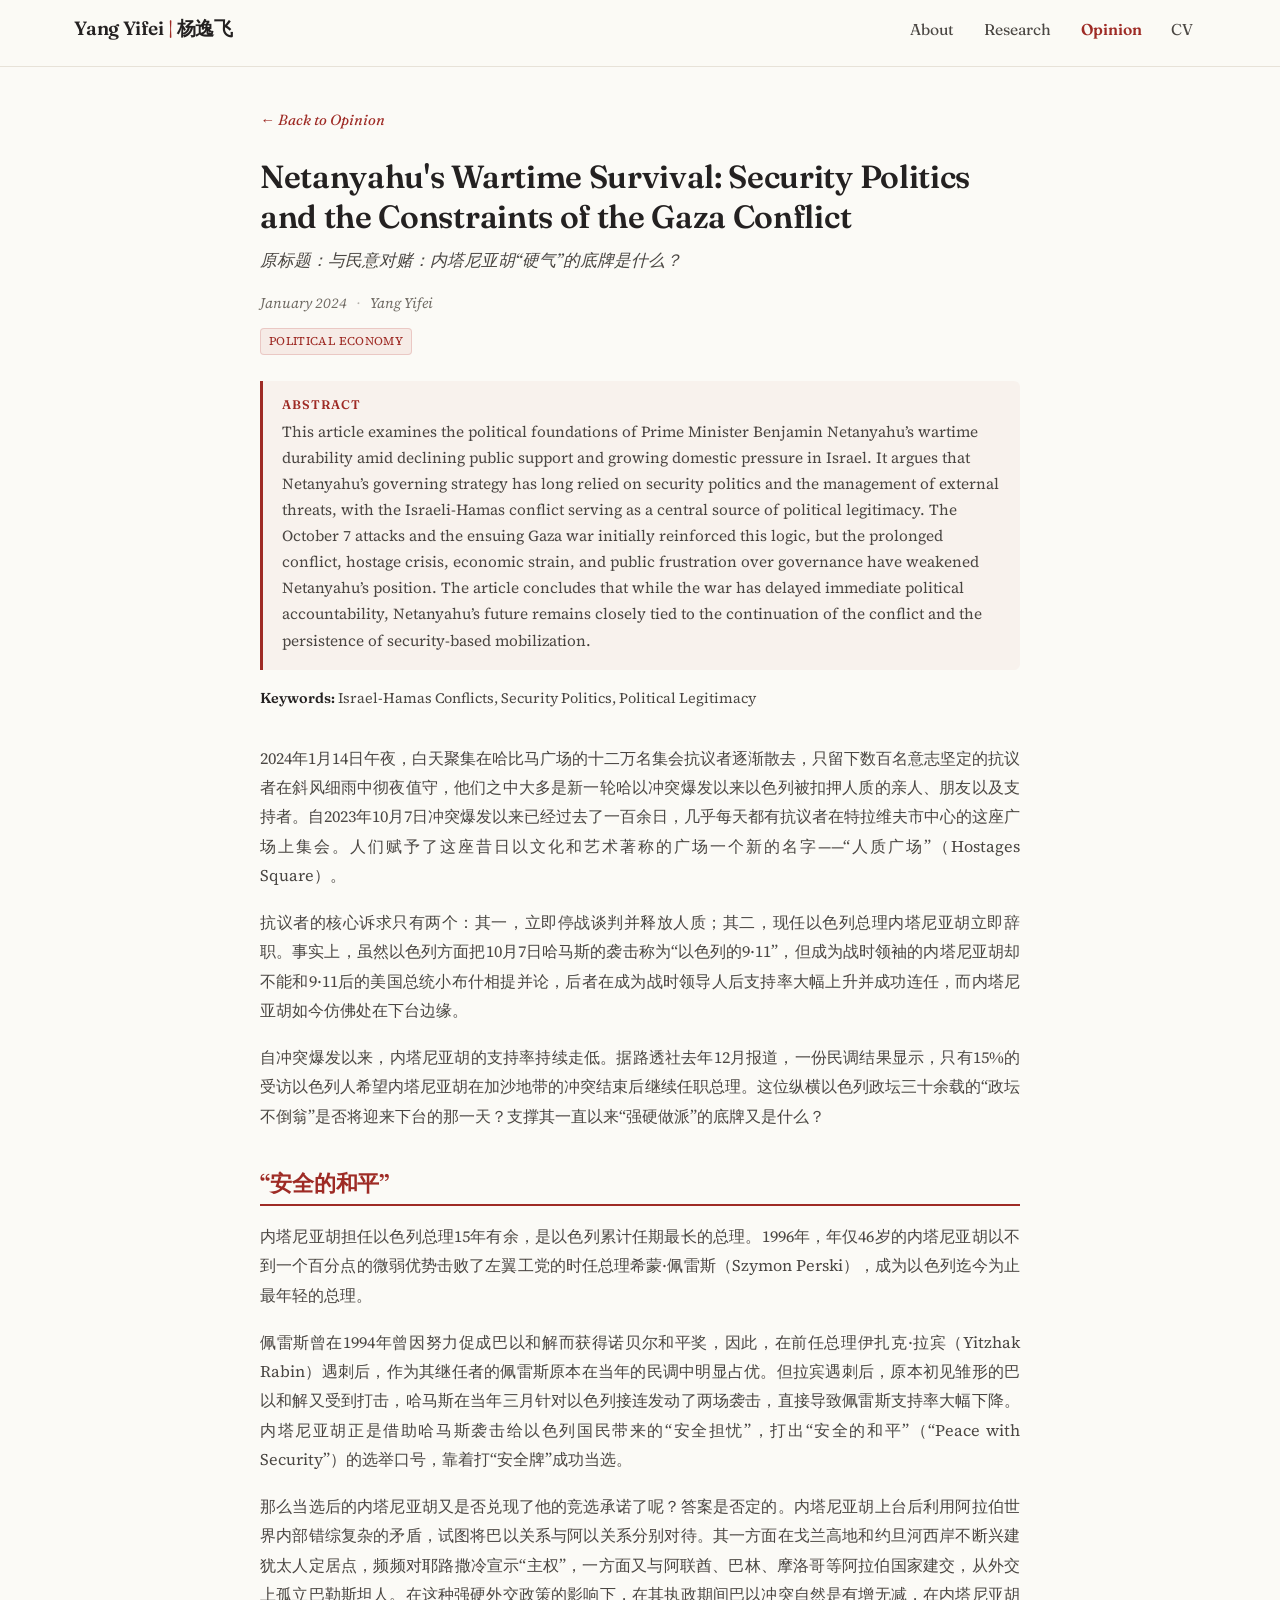
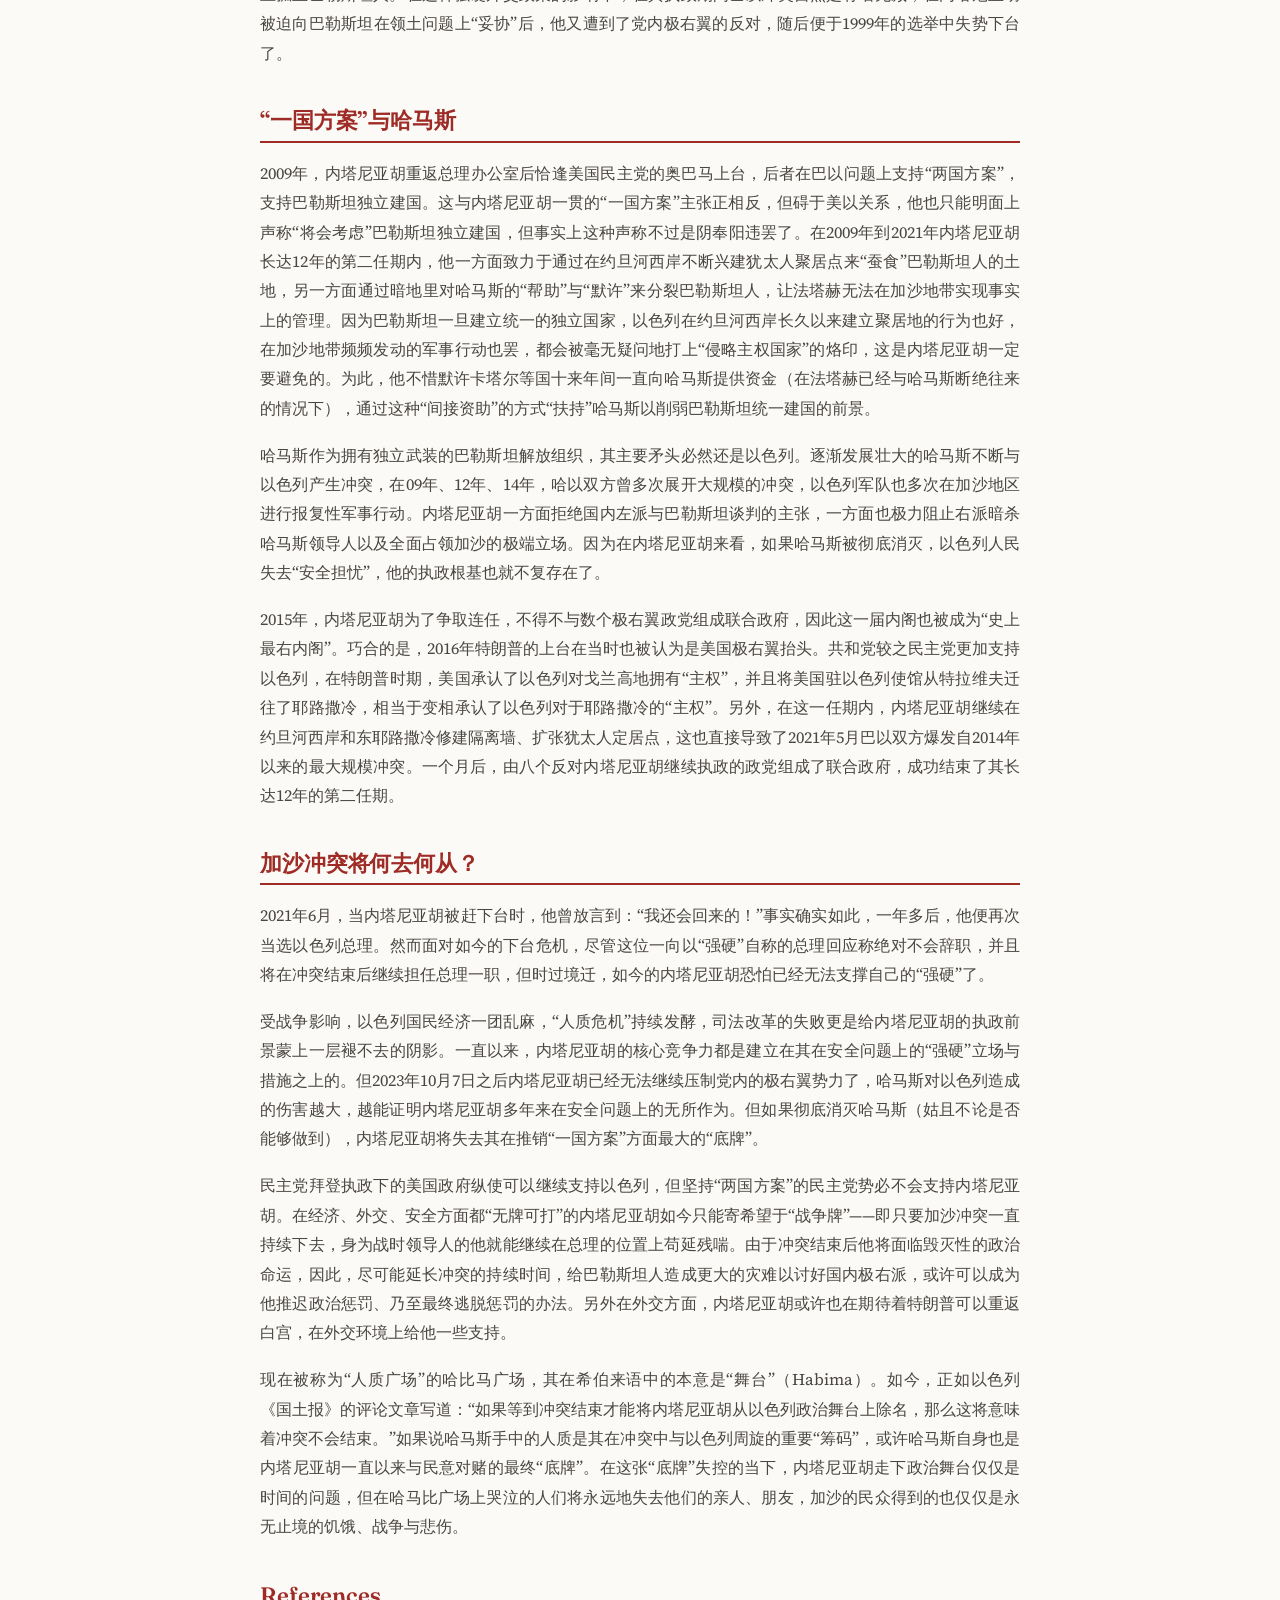
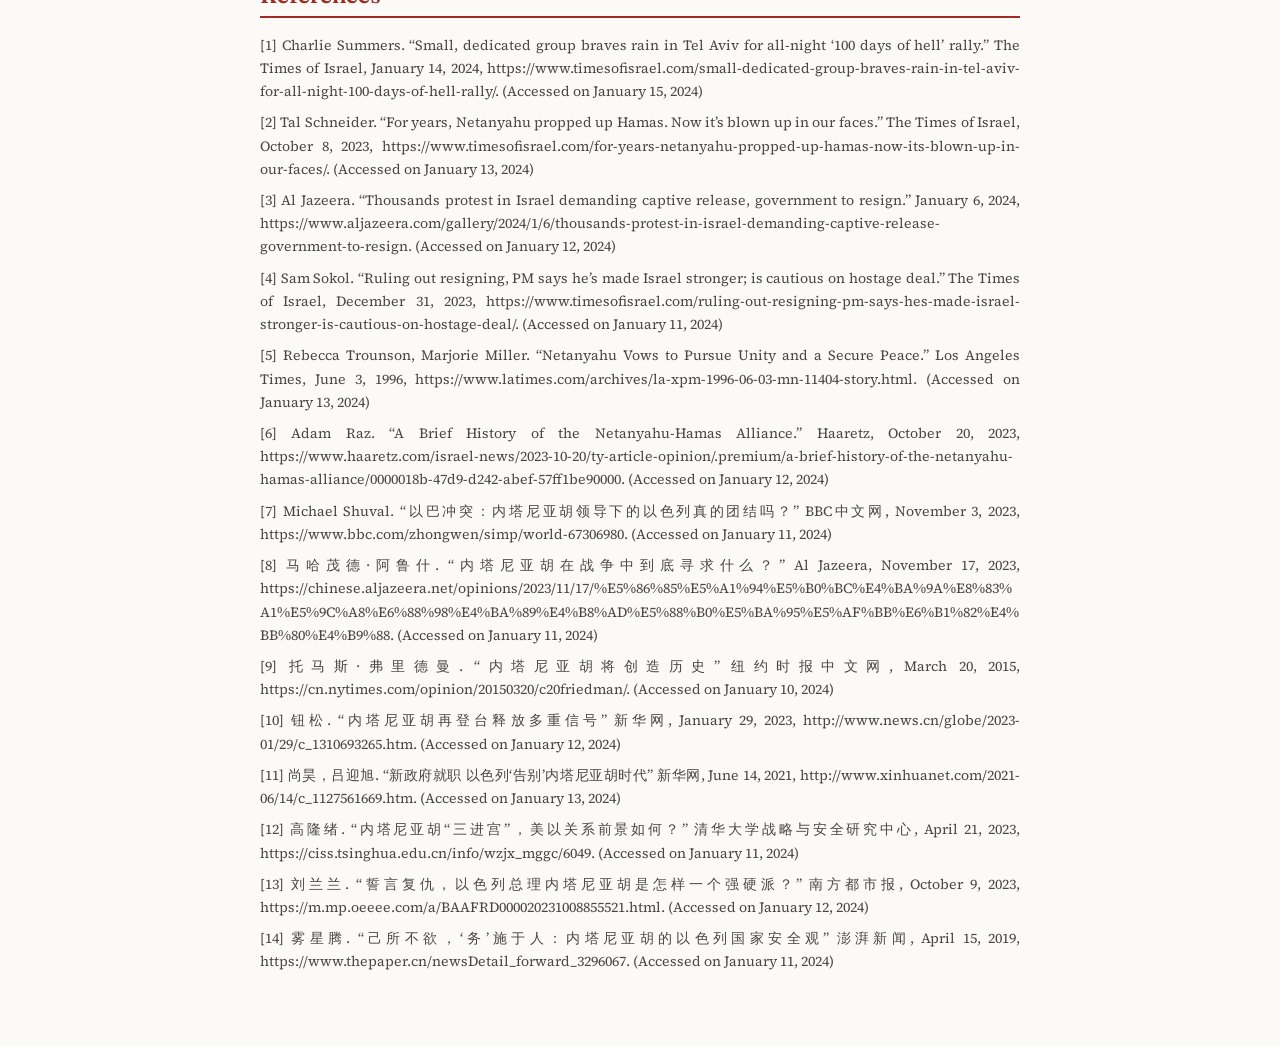
<file: opinions/israel.html>
<!DOCTYPE html>
<html lang="zh">
<head>
  <meta charset="UTF-8" />
  <meta name="viewport" content="width=device-width, initial-scale=1.0" />
  <title>Netanyahu's Wartime Survival: Security Politics and the Constraints of the Gaza Conflict — Yang Yifei</title>
  <meta name="description" content="This article examines the political foundations of Prime Minister Benjamin Netanyahu’s wartime durability amid declining public support and growing do" />
  <link rel="preconnect" href="https://fonts.googleapis.com" />
  <link rel="preconnect" href="https://fonts.gstatic.com" crossorigin />
  <link rel="stylesheet" href="../assets/css/style.css?v=2" />
</head>
<body>
  <header class="masthead">
    <div class="masthead-inner">
      <a class="site-title" href="../index.html">Yang Yifei <span class="sep">|</span> 杨逸飞</a>
      <button class="menu-btn" aria-label="Toggle menu">Menu</button>
      <nav class="site-nav">
        <ul>
          <li><a href="../index.html">About</a></li>
          <li><a href="../research.html">Research</a></li>
          <li><a href="../opinion.html" class="active">Opinion</a></li>
          <li><a href="../cv.html">CV</a></li>
        </ul>
      </nav>
    </div>
  </header>

  <div class="page page-narrow">
    <main class="content">
      <a class="back-link" href="../opinion.html">← Back to Opinion</a>
      <article class="article">
        <h1 class="article-title">Netanyahu's Wartime Survival: Security Politics and the Constraints of the Gaza Conflict</h1>
        <p class="article-subtitle">原标题：与民意对赌：内塔尼亚胡“硬气”的底牌是什么？</p>
        <div class="article-meta">
          <span class="article-date">January 2024</span>
          <span class="meta-sep">·</span>
          <span>Yang Yifei</span>
        </div>
        <div class="article-tags"><span class="tag">Political Economy</span></div>
        <div class="article-abstract">
          <h2 class="abstract-label">Abstract</h2>
          <p>This article examines the political foundations of Prime Minister Benjamin Netanyahu’s wartime durability amid declining public support and growing domestic pressure in Israel. It argues that Netanyahu’s governing strategy has long relied on security politics and the management of external threats, with the Israeli-Hamas conflict serving as a central source of political legitimacy. The October 7 attacks and the ensuing Gaza war initially reinforced this logic, but the prolonged conflict, hostage crisis, economic strain, and public frustration over governance have weakened Netanyahu’s position. The article concludes that while the war has delayed immediate political accountability, Netanyahu’s future remains closely tied to the continuation of the conflict and the persistence of security-based mobilization.</p>
        </div>
        <div class="article-keywords">
          <strong>Keywords:</strong> Israel-Hamas Conflicts, Security Politics, Political Legitimacy
        </div>

        <div class="article-body">
          <p>2024年1月14日午夜，白天聚集在哈比马广场的十二万名集会抗议者逐渐散去，只留下数百名意志坚定的抗议者在斜风细雨中彻夜值守，他们之中大多是新一轮哈以冲突爆发以来以色列被扣押人质的亲人、朋友以及支持者。自2023年10月7日冲突爆发以来已经过去了一百余日，几乎每天都有抗议者在特拉维夫市中心的这座广场上集会。人们赋予了这座昔日以文化和艺术著称的广场一个新的名字——“人质广场”（Hostages Square）。</p>
          <p>抗议者的核心诉求只有两个：其一，立即停战谈判并释放人质；其二，现任以色列总理内塔尼亚胡立即辞职。事实上，虽然以色列方面把10月7日哈马斯的袭击称为“以色列的9·11”，但成为战时领袖的内塔尼亚胡却不能和9·11后的美国总统小布什相提并论，后者在成为战时领导人后支持率大幅上升并成功连任，而内塔尼亚胡如今仿佛处在下台边缘。</p>
          <p>自冲突爆发以来，内塔尼亚胡的支持率持续走低。据路透社去年12月报道，一份民调结果显示，只有15%的受访以色列人希望内塔尼亚胡在加沙地带的冲突结束后继续任职总理。这位纵横以色列政坛三十余载的“政坛不倒翁”是否将迎来下台的那一天？支撑其一直以来“强硬做派”的底牌又是什么？</p>
          <h2 class="article-h1">“安全的和平”</h2>
          <p>内塔尼亚胡担任以色列总理15年有余，是以色列累计任期最长的总理。1996年，年仅46岁的内塔尼亚胡以不到一个百分点的微弱优势击败了左翼工党的时任总理希蒙·佩雷斯（Szymon Perski），成为以色列迄今为止最年轻的总理。</p>
          <p>佩雷斯曾在1994年曾因努力促成巴以和解而获得诺贝尔和平奖，因此，在前任总理伊扎克·拉宾（Yitzhak Rabin）遇刺后，作为其继任者的佩雷斯原本在当年的民调中明显占优。但拉宾遇刺后，原本初见雏形的巴以和解又受到打击，哈马斯在当年三月针对以色列接连发动了两场袭击，直接导致佩雷斯支持率大幅下降。内塔尼亚胡正是借助哈马斯袭击给以色列国民带来的“安全担忧”，打出“安全的和平”（“Peace with Security”）的选举口号，靠着打“安全牌”成功当选。</p>
          <p>那么当选后的内塔尼亚胡又是否兑现了他的竞选承诺了呢？答案是否定的。内塔尼亚胡上台后利用阿拉伯世界内部错综复杂的矛盾，试图将巴以关系与阿以关系分别对待。其一方面在戈兰高地和约旦河西岸不断兴建犹太人定居点，频频对耶路撒冷宣示“主权”，一方面又与阿联酋、巴林、摩洛哥等阿拉伯国家建交，从外交上孤立巴勒斯坦人。在这种强硬外交政策的影响下，在其执政期间巴以冲突自然是有增无减，在内塔尼亚胡被迫向巴勒斯坦在领土问题上“妥协”后，他又遭到了党内极右翼的反对，随后便于1999年的选举中失势下台了。</p>
          <h2 class="article-h1">“一国方案”与哈马斯</h2>
          <p>2009年，内塔尼亚胡重返总理办公室后恰逢美国民主党的奥巴马上台，后者在巴以问题上支持“两国方案”，支持巴勒斯坦独立建国。这与内塔尼亚胡一贯的“一国方案”主张正相反，但碍于美以关系，他也只能明面上声称“将会考虑”巴勒斯坦独立建国，但事实上这种声称不过是阴奉阳违罢了。在2009年到2021年内塔尼亚胡长达12年的第二任期内，他一方面致力于通过在约旦河西岸不断兴建犹太人聚居点来“蚕食”巴勒斯坦人的土地，另一方面通过暗地里对哈马斯的“帮助”与“默许”来分裂巴勒斯坦人，让法塔赫无法在加沙地带实现事实上的管理。因为巴勒斯坦一旦建立统一的独立国家，以色列在约旦河西岸长久以来建立聚居地的行为也好，在加沙地带频频发动的军事行动也罢，都会被毫无疑问地打上“侵略主权国家”的烙印，这是内塔尼亚胡一定要避免的。为此，他不惜默许卡塔尔等国十来年间一直向哈马斯提供资金（在法塔赫已经与哈马斯断绝往来的情况下），通过这种“间接资助”的方式“扶持”哈马斯以削弱巴勒斯坦统一建国的前景。</p>
          <p>哈马斯作为拥有独立武装的巴勒斯坦解放组织，其主要矛头必然还是以色列。逐渐发展壮大的哈马斯不断与以色列产生冲突，在09年、12年、14年，哈以双方曾多次展开大规模的冲突，以色列军队也多次在加沙地区进行报复性军事行动。内塔尼亚胡一方面拒绝国内左派与巴勒斯坦谈判的主张，一方面也极力阻止右派暗杀哈马斯领导人以及全面占领加沙的极端立场。因为在内塔尼亚胡来看，如果哈马斯被彻底消灭，以色列人民失去“安全担忧”，他的执政根基也就不复存在了。</p>
          <p>2015年，内塔尼亚胡为了争取连任，不得不与数个极右翼政党组成联合政府，因此这一届内阁也被成为“史上最右内阁”。巧合的是，2016年特朗普的上台在当时也被认为是美国极右翼抬头。共和党较之民主党更加支持以色列，在特朗普时期，美国承认了以色列对戈兰高地拥有“主权”，并且将美国驻以色列使馆从特拉维夫迁往了耶路撒冷，相当于变相承认了以色列对于耶路撒冷的“主权”。另外，在这一任期内，内塔尼亚胡继续在约旦河西岸和东耶路撒冷修建隔离墙、扩张犹太人定居点，这也直接导致了2021年5月巴以双方爆发自2014年以来的最大规模冲突。一个月后，由八个反对内塔尼亚胡继续执政的政党组成了联合政府，成功结束了其长达12年的第二任期。</p>
          <h2 class="article-h1">加沙冲突将何去何从？</h2>
          <p>2021年6月，当内塔尼亚胡被赶下台时，他曾放言到：“我还会回来的！”事实确实如此，一年多后，他便再次当选以色列总理。然而面对如今的下台危机，尽管这位一向以“强硬”自称的总理回应称绝对不会辞职，并且将在冲突结束后继续担任总理一职，但时过境迁，如今的内塔尼亚胡恐怕已经无法支撑自己的“强硬”了。</p>
          <p>受战争影响，以色列国民经济一团乱麻，“人质危机”持续发酵，司法改革的失败更是给内塔尼亚胡的执政前景蒙上一层褪不去的阴影。一直以来，内塔尼亚胡的核心竞争力都是建立在其在安全问题上的“强硬”立场与措施之上的。但2023年10月7日之后内塔尼亚胡已经无法继续压制党内的极右翼势力了，哈马斯对以色列造成的伤害越大，越能证明内塔尼亚胡多年来在安全问题上的无所作为。但如果彻底消灭哈马斯（姑且不论是否能够做到），内塔尼亚胡将失去其在推销“一国方案”方面最大的“底牌”。</p>
          <p>民主党拜登执政下的美国政府纵使可以继续支持以色列，但坚持“两国方案”的民主党势必不会支持内塔尼亚胡。在经济、外交、安全方面都“无牌可打”的内塔尼亚胡如今只能寄希望于“战争牌”——即只要加沙冲突一直持续下去，身为战时领导人的他就能继续在总理的位置上苟延残喘。由于冲突结束后他将面临毁灭性的政治命运，因此，尽可能延长冲突的持续时间，给巴勒斯坦人造成更大的灾难以讨好国内极右派，或许可以成为他推迟政治惩罚、乃至最终逃脱惩罚的办法。另外在外交方面，内塔尼亚胡或许也在期待着特朗普可以重返白宫，在外交环境上给他一些支持。</p>
          <p>现在被称为“人质广场”的哈比马广场，其在希伯来语中的本意是“舞台”（Habima）。如今，正如以色列《国土报》的评论文章写道：“如果等到冲突结束才能将内塔尼亚胡从以色列政治舞台上除名，那么这将意味着冲突不会结束。”如果说哈马斯手中的人质是其在冲突中与以色列周旋的重要“筹码”，或许哈马斯自身也是内塔尼亚胡一直以来与民意对赌的最终“底牌”。在这张“底牌”失控的当下，内塔尼亚胡走下政治舞台仅仅是时间的问题，但在哈马比广场上哭泣的人们将永远地失去他们的亲人、朋友，加沙的民众得到的也仅仅是永无止境的饥饿、战争与悲伤。</p>
        </div>
        <div class="article-refs">
          <h2 class="article-h1">References</h2>
          <ol class="ref-list">
            <li>[1] Charlie Summers. “Small, dedicated group braves rain in Tel Aviv for all-night ‘100 days of hell’ rally.” The Times of Israel, January 14, 2024, https://www.timesofisrael.com/small-dedicated-group-braves-rain-in-tel-aviv-for-all-night-100-days-of-hell-rally/. (Accessed on January 15, 2024)</li>
            <li>[2] Tal Schneider. “For years, Netanyahu propped up Hamas. Now it’s blown up in our faces.” The Times of Israel, October 8, 2023, https://www.timesofisrael.com/for-years-netanyahu-propped-up-hamas-now-its-blown-up-in-our-faces/. (Accessed on January 13, 2024)</li>
            <li>[3] Al Jazeera. “Thousands protest in Israel demanding captive release, government to resign.” January 6, 2024, https://www.aljazeera.com/gallery/2024/1/6/thousands-protest-in-israel-demanding-captive-release-government-to-resign. (Accessed on January 12, 2024)</li>
            <li>[4] Sam Sokol. “Ruling out resigning, PM says he’s made Israel stronger; is cautious on hostage deal.” The Times of Israel, December 31, 2023, https://www.timesofisrael.com/ruling-out-resigning-pm-says-hes-made-israel-stronger-is-cautious-on-hostage-deal/. (Accessed on January 11, 2024)</li>
            <li>[5] Rebecca Trounson, Marjorie Miller. “Netanyahu Vows to Pursue Unity and a Secure Peace.” Los Angeles Times, June 3, 1996, https://www.latimes.com/archives/la-xpm-1996-06-03-mn-11404-story.html. (Accessed on January 13, 2024)</li>
            <li>[6] Adam Raz. “A Brief History of the Netanyahu-Hamas Alliance.” Haaretz, October 20, 2023, https://www.haaretz.com/israel-news/2023-10-20/ty-article-opinion/.premium/a-brief-history-of-the-netanyahu-hamas-alliance/0000018b-47d9-d242-abef-57ff1be90000. (Accessed on January 12, 2024)</li>
            <li>[7] Michael Shuval. “以巴冲突：内塔尼亚胡领导下的以色列真的团结吗？” BBC中文网, November 3, 2023, https://www.bbc.com/zhongwen/simp/world-67306980. (Accessed on January 11, 2024)</li>
            <li>[8] 马哈茂德·阿鲁什. “内塔尼亚胡在战争中到底寻求什么？” Al Jazeera, November 17, 2023, https://chinese.aljazeera.net/opinions/2023/11/17/%E5%86%85%E5%A1%94%E5%B0%BC%E4%BA%9A%E8%83%A1%E5%9C%A8%E6%88%98%E4%BA%89%E4%B8%AD%E5%88%B0%E5%BA%95%E5%AF%BB%E6%B1%82%E4%BB%80%E4%B9%88. (Accessed on January 11, 2024)</li>
            <li>[9] 托马斯·弗里德曼. “内塔尼亚胡将创造历史” 纽约时报中文网, March 20, 2015, https://cn.nytimes.com/opinion/20150320/c20friedman/. (Accessed on January 10, 2024)</li>
            <li>[10] 钮松. “内塔尼亚胡再登台释放多重信号” 新华网, January 29, 2023, http://www.news.cn/globe/2023-01/29/c_1310693265.htm. (Accessed on January 12, 2024)</li>
            <li>[11] 尚昊，吕迎旭. “新政府就职 以色列‘告别’内塔尼亚胡时代” 新华网, June 14, 2021, http://www.xinhuanet.com/2021-06/14/c_1127561669.htm. (Accessed on January 13, 2024)</li>
            <li>[12] 高隆绪. “内塔尼亚胡“三进宫”，美以关系前景如何？” 清华大学战略与安全研究中心, April 21, 2023, https://ciss.tsinghua.edu.cn/info/wzjx_mggc/6049. (Accessed on January 11, 2024)</li>
            <li>[13] 刘兰兰. “誓言复仇，以色列总理内塔尼亚胡是怎样一个强硬派？” 南方都市报, October 9, 2023, https://m.mp.oeeee.com/a/BAAFRD000020231008855521.html. (Accessed on January 12, 2024)</li>
            <li>[14] 雾星腾. “己所不欲，‘务’施于人：内塔尼亚胡的以色列国家安全观” 澎湃新闻, April 15, 2019, https://www.thepaper.cn/newsDetail_forward_3296067. (Accessed on January 11, 2024)</li>
          </ol>
        </div>
      </article>
    </main>
  </div>
  <script src="../assets/js/main.js"></script>
</body>
</html>
</file>
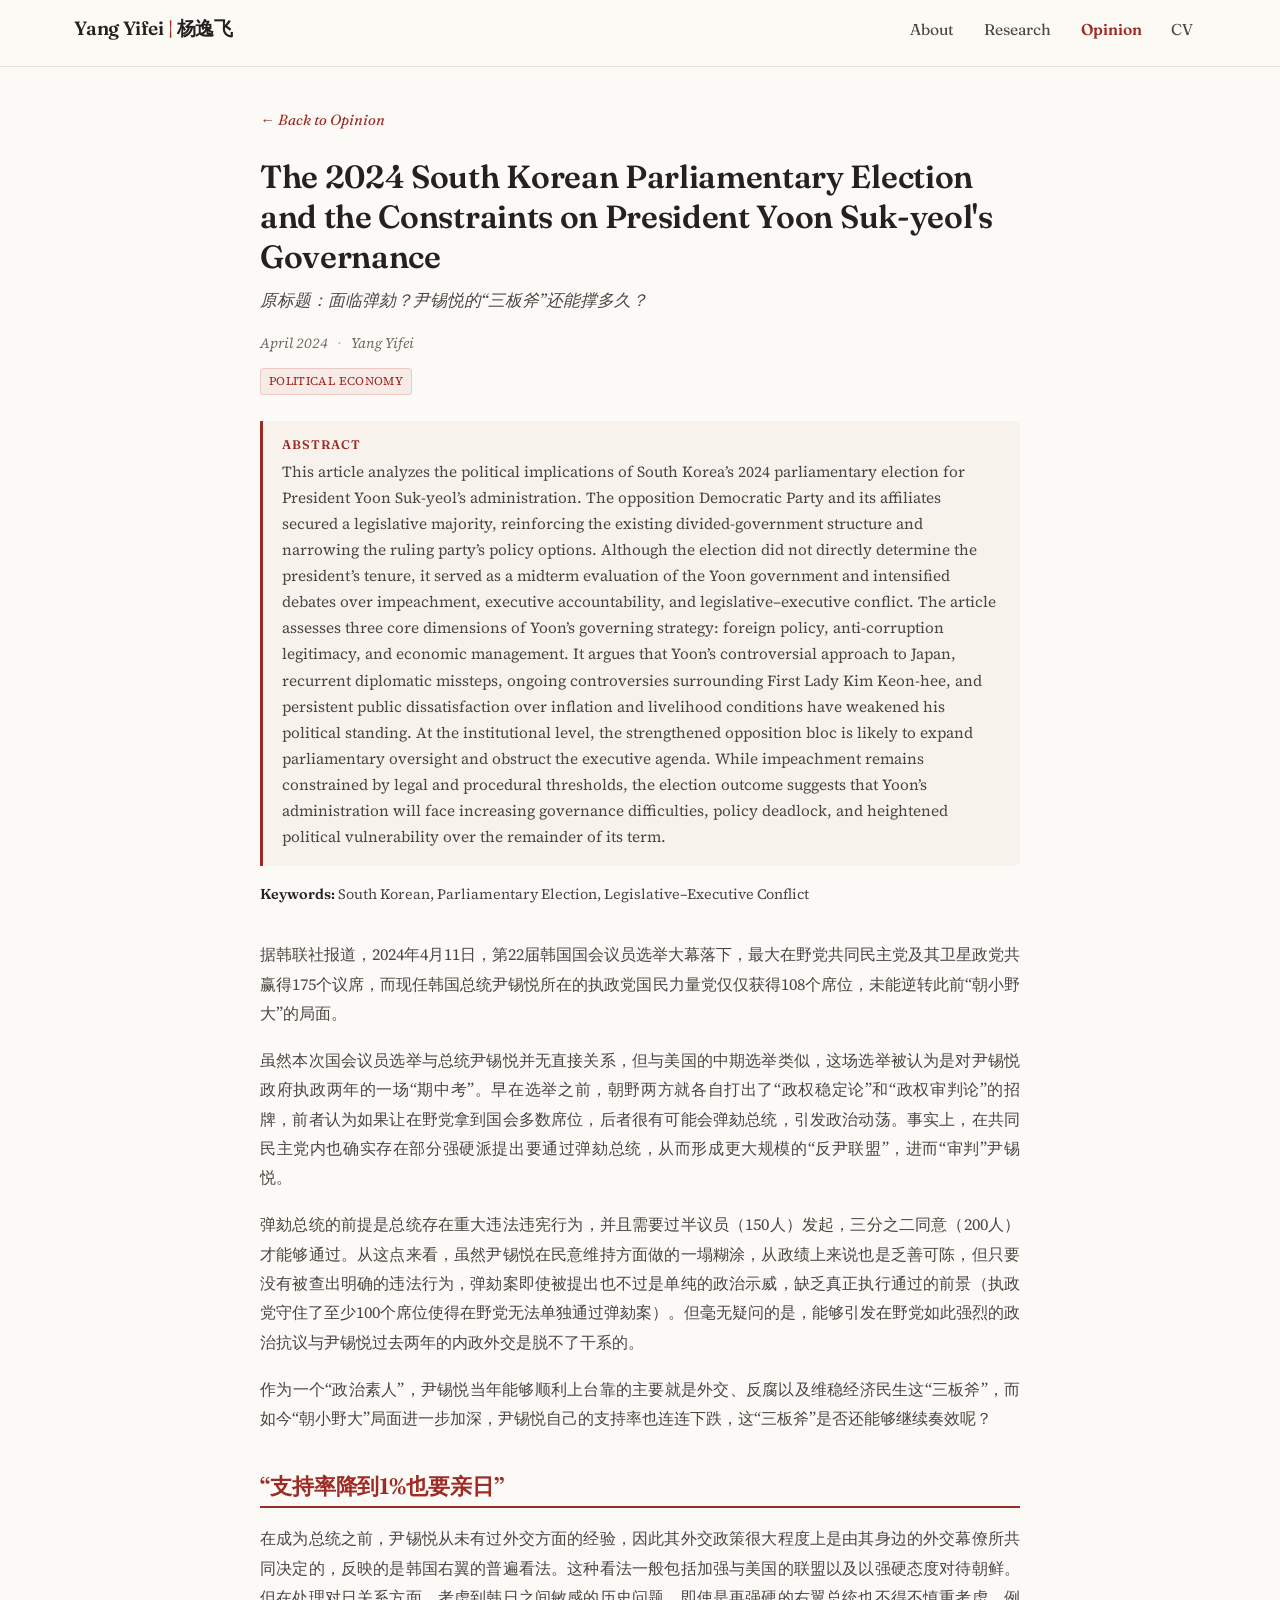
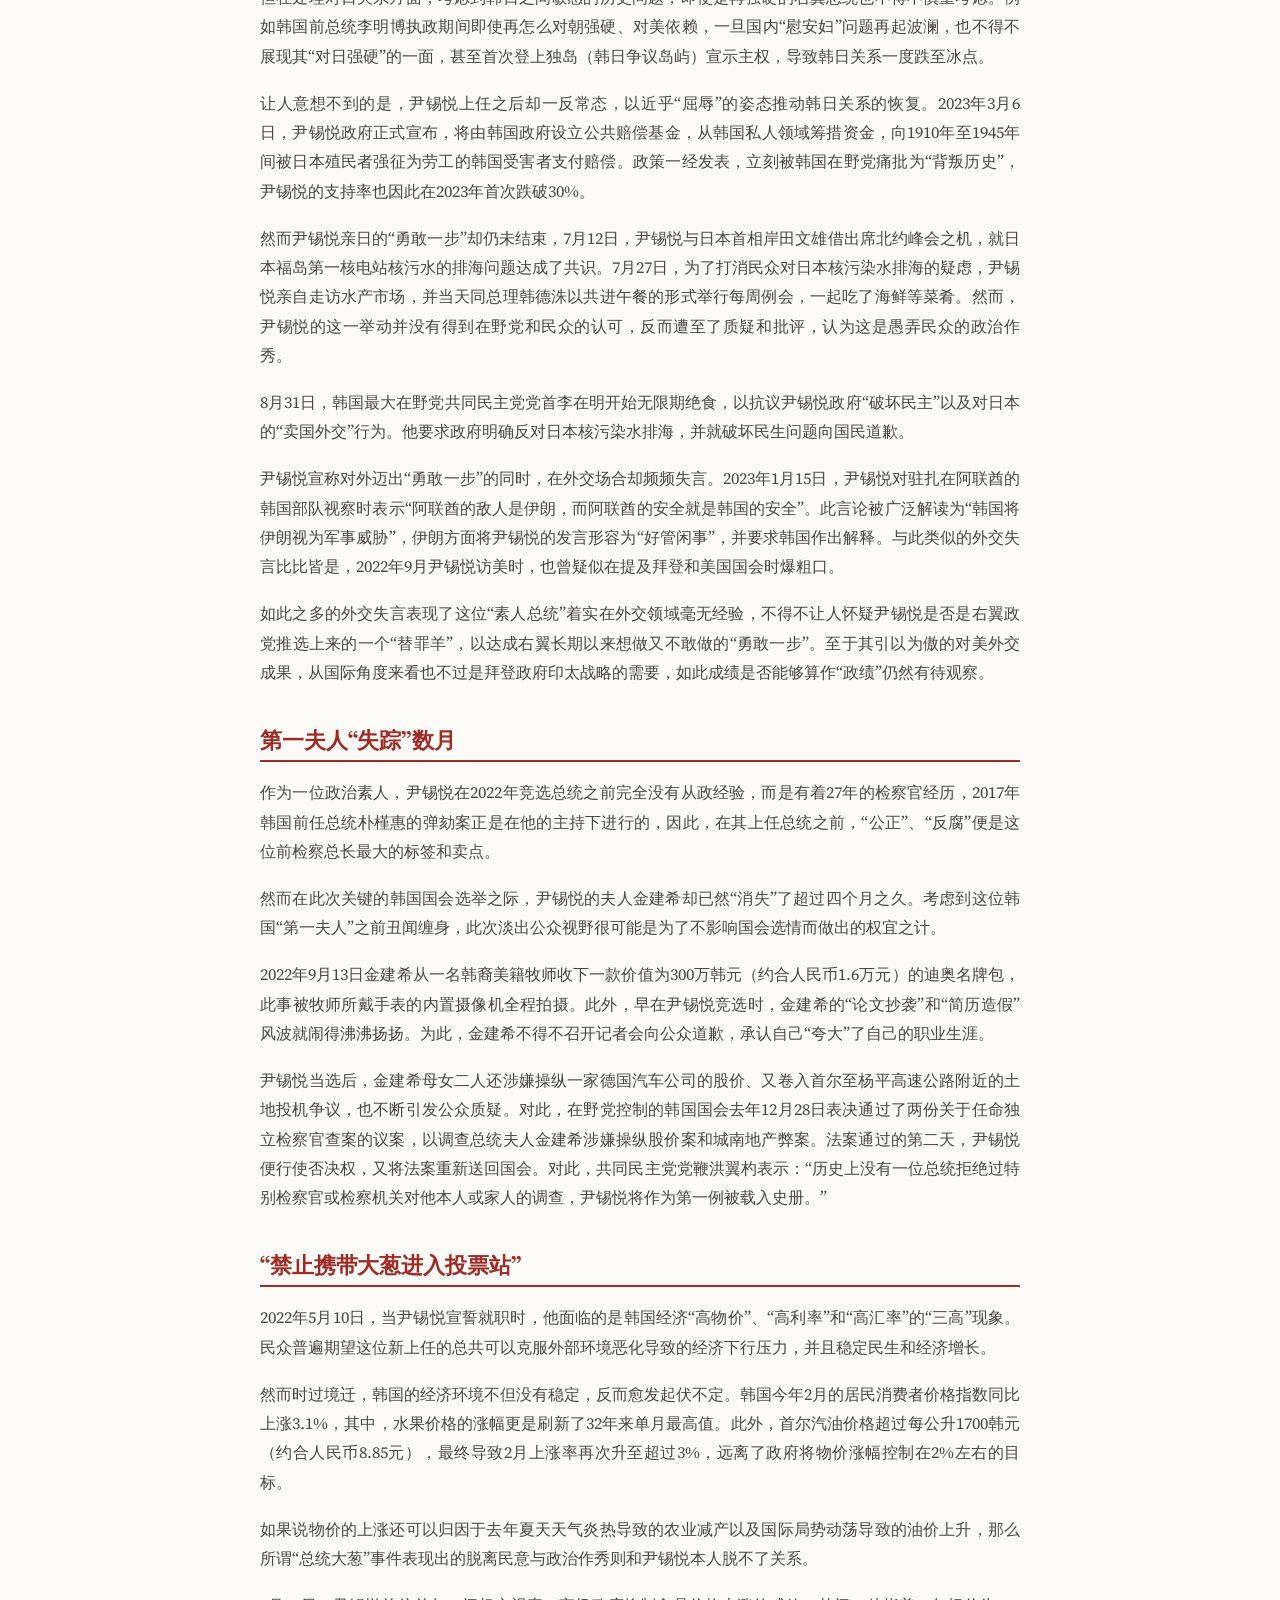
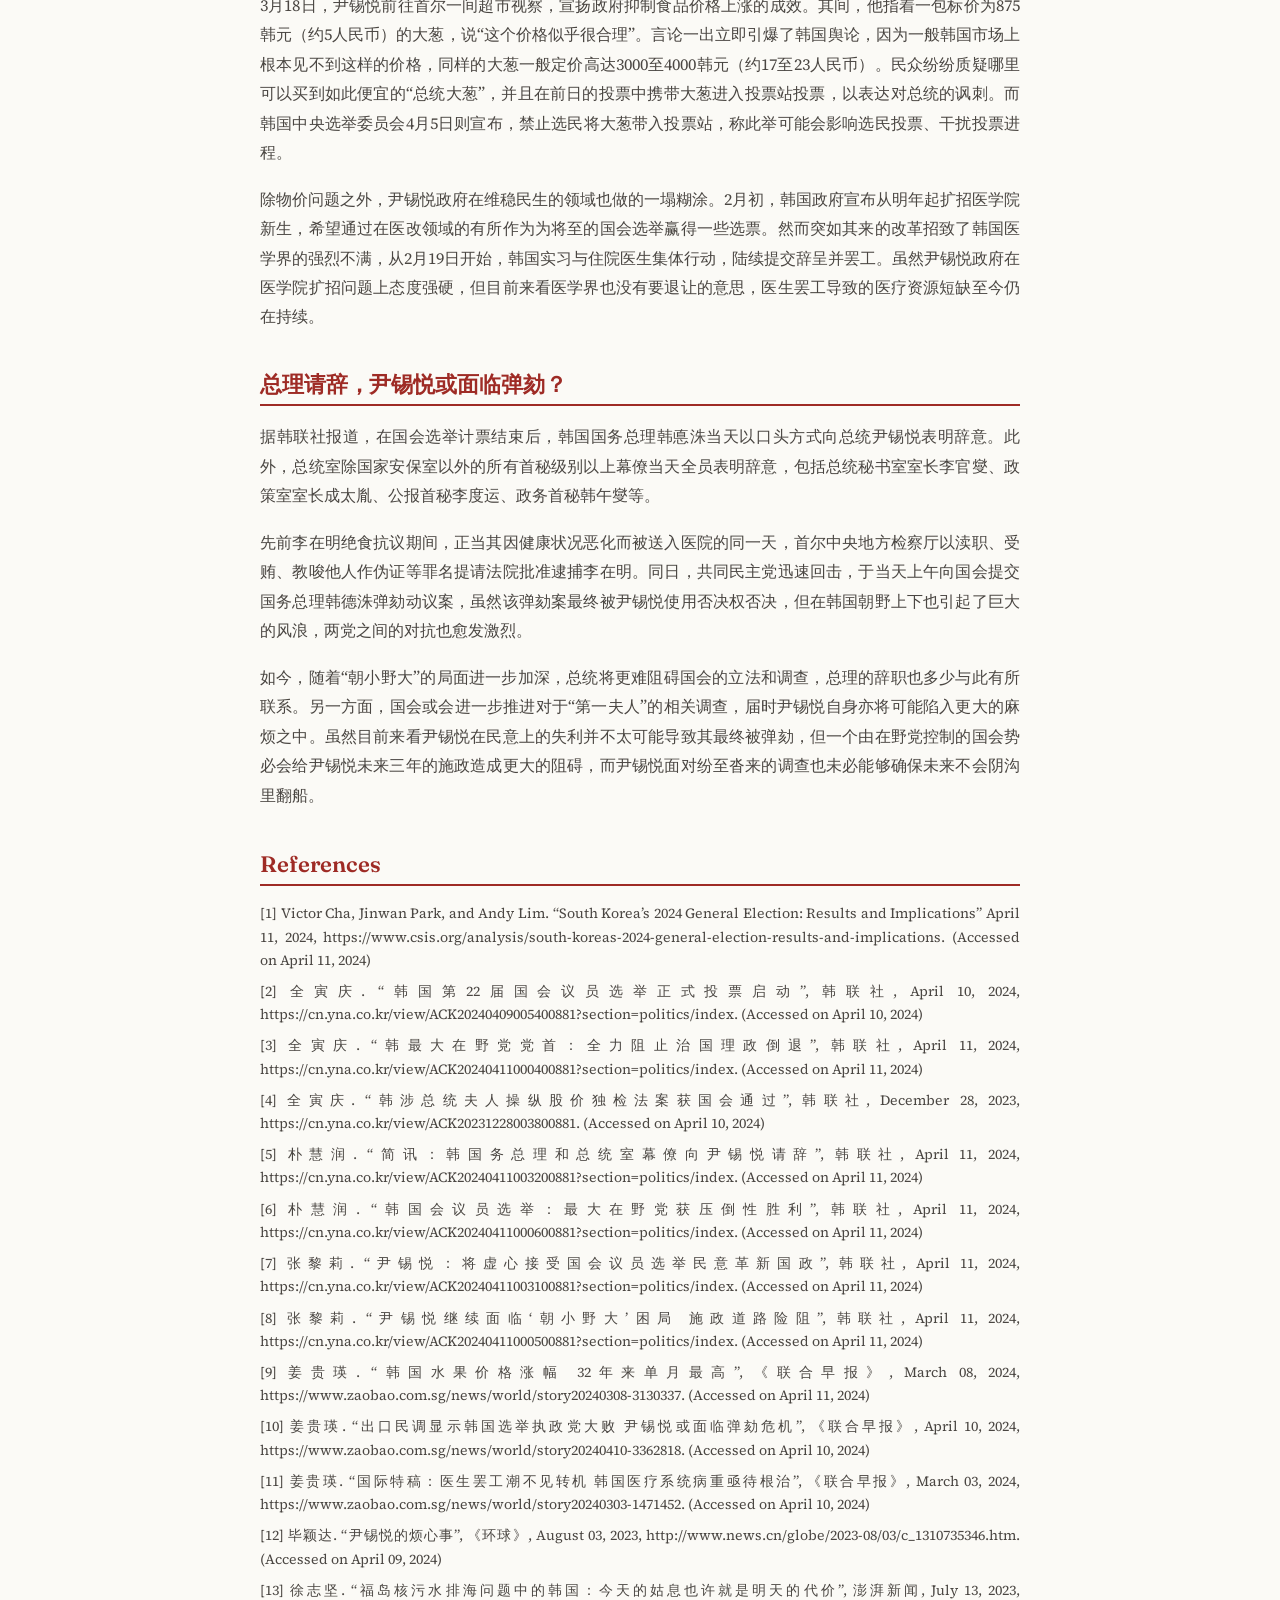
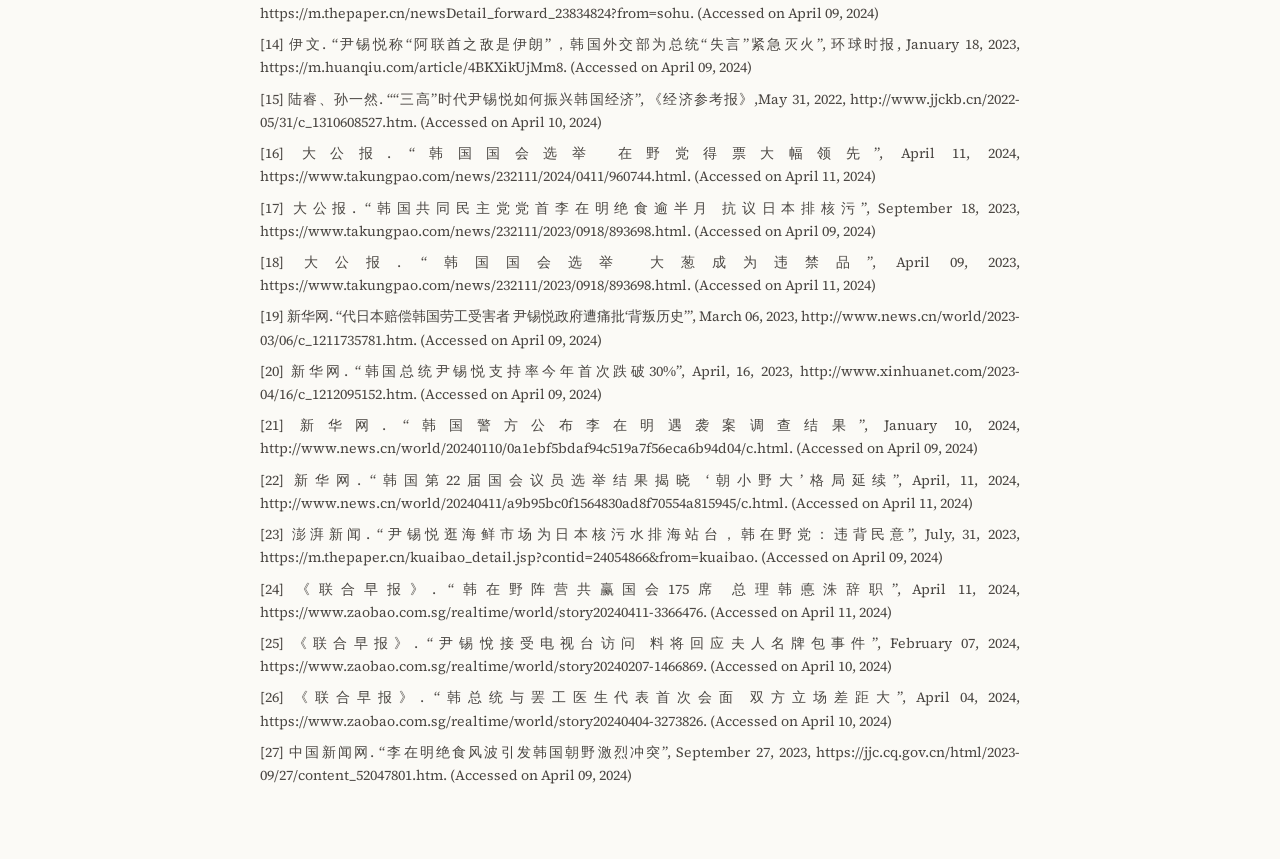
<file: opinions/korea-election.html>
<!DOCTYPE html>
<html lang="zh">
<head>
  <meta charset="UTF-8" />
  <meta name="viewport" content="width=device-width, initial-scale=1.0" />
  <title>The 2024 South Korean Parliamentary Election and the Constraints on President Yoon Suk-yeol's Governance — Yang Yifei</title>
  <meta name="description" content="This article analyzes the political implications of South Korea’s 2024 parliamentary election for President Yoon Suk-yeol’s administration. The opposi" />
  <link rel="preconnect" href="https://fonts.googleapis.com" />
  <link rel="preconnect" href="https://fonts.gstatic.com" crossorigin />
  <link rel="stylesheet" href="../assets/css/style.css?v=2" />
</head>
<body>
  <header class="masthead">
    <div class="masthead-inner">
      <a class="site-title" href="../index.html">Yang Yifei <span class="sep">|</span> 杨逸飞</a>
      <button class="menu-btn" aria-label="Toggle menu">Menu</button>
      <nav class="site-nav">
        <ul>
          <li><a href="../index.html">About</a></li>
          <li><a href="../research.html">Research</a></li>
          <li><a href="../opinion.html" class="active">Opinion</a></li>
          <li><a href="../cv.html">CV</a></li>
        </ul>
      </nav>
    </div>
  </header>

  <div class="page page-narrow">
    <main class="content">
      <a class="back-link" href="../opinion.html">← Back to Opinion</a>
      <article class="article">
        <h1 class="article-title">The 2024 South Korean Parliamentary Election and the Constraints on President Yoon Suk-yeol's Governance</h1>
        <p class="article-subtitle">原标题：面临弹劾？尹锡悦的“三板斧”还能撑多久？</p>
        <div class="article-meta">
          <span class="article-date">April 2024</span>
          <span class="meta-sep">·</span>
          <span>Yang Yifei</span>
        </div>
        <div class="article-tags"><span class="tag">Political Economy</span></div>
        <div class="article-abstract">
          <h2 class="abstract-label">Abstract</h2>
          <p>This article analyzes the political implications of South Korea’s 2024 parliamentary election for President Yoon Suk-yeol’s administration. The opposition Democratic Party and its affiliates secured a legislative majority, reinforcing the existing divided-government structure and narrowing the ruling party’s policy options. Although the election did not directly determine the president’s tenure, it served as a midterm evaluation of the Yoon government and intensified debates over impeachment, executive accountability, and legislative–executive conflict. The article assesses three core dimensions of Yoon’s governing strategy: foreign policy, anti-corruption legitimacy, and economic management. It argues that Yoon’s controversial approach to Japan, recurrent diplomatic missteps, ongoing controversies surrounding First Lady Kim Keon-hee, and persistent public dissatisfaction over inflation and livelihood conditions have weakened his political standing. At the institutional level, the strengthened opposition bloc is likely to expand parliamentary oversight and obstruct the executive agenda. While impeachment remains constrained by legal and procedural thresholds, the election outcome suggests that Yoon’s administration will face increasing governance difficulties, policy deadlock, and heightened political vulnerability over the remainder of its term.</p>
        </div>
        <div class="article-keywords">
          <strong>Keywords:</strong> South Korean, Parliamentary Election, Legislative–Executive Conflict
        </div>

        <div class="article-body">
          <p>据韩联社报道，2024年4月11日，第22届韩国国会议员选举大幕落下，最大在野党共同民主党及其卫星政党共赢得175个议席，而现任韩国总统尹锡悦所在的执政党国民力量党仅仅获得108个席位，未能逆转此前“朝小野大”的局面。</p>
          <p>虽然本次国会议员选举与总统尹锡悦并无直接关系，但与美国的中期选举类似，这场选举被认为是对尹锡悦政府执政两年的一场“期中考”。早在选举之前，朝野两方就各自打出了“政权稳定论”和“政权审判论”的招牌，前者认为如果让在野党拿到国会多数席位，后者很有可能会弹劾总统，引发政治动荡。事实上，在共同民主党内也确实存在部分强硬派提出要通过弹劾总统，从而形成更大规模的“反尹联盟”，进而“审判”尹锡悦。</p>
          <p>弹劾总统的前提是总统存在重大违法违宪行为，并且需要过半议员（150人）发起，三分之二同意（200人）才能够通过。从这点来看，虽然尹锡悦在民意维持方面做的一塌糊涂，从政绩上来说也是乏善可陈，但只要没有被查出明确的违法行为，弹劾案即使被提出也不过是单纯的政治示威，缺乏真正执行通过的前景（执政党守住了至少100个席位使得在野党无法单独通过弹劾案）。但毫无疑问的是，能够引发在野党如此强烈的政治抗议与尹锡悦过去两年的内政外交是脱不了干系的。</p>
          <p>作为一个“政治素人”，尹锡悦当年能够顺利上台靠的主要就是外交、反腐以及维稳经济民生这“三板斧”，而如今“朝小野大”局面进一步加深，尹锡悦自己的支持率也连连下跌，这“三板斧”是否还能够继续奏效呢？</p>
          <h2 class="article-h1">“支持率降到1%也要亲日”</h2>
          <p>在成为总统之前，尹锡悦从未有过外交方面的经验，因此其外交政策很大程度上是由其身边的外交幕僚所共同决定的，反映的是韩国右翼的普遍看法。这种看法一般包括加强与美国的联盟以及以强硬态度对待朝鲜。但在处理对日关系方面，考虑到韩日之间敏感的历史问题，即使是再强硬的右翼总统也不得不慎重考虑。例如韩国前总统李明博执政期间即使再怎么对朝强硬、对美依赖，一旦国内“慰安妇”问题再起波澜，也不得不展现其“对日强硬”的一面，甚至首次登上独岛（韩日争议岛屿）宣示主权，导致韩日关系一度跌至冰点。</p>
          <p>让人意想不到的是，尹锡悦上任之后却一反常态，以近乎“屈辱”的姿态推动韩日关系的恢复。2023年3月6日，尹锡悦政府正式宣布，将由韩国政府设立公共赔偿基金，从韩国私人领域筹措资金，向1910年至1945年间被日本殖民者强征为劳工的韩国受害者支付赔偿。政策一经发表，立刻被韩国在野党痛批为“背叛历史”，尹锡悦的支持率也因此在2023年首次跌破30%。</p>
          <p>然而尹锡悦亲日的“勇敢一步”却仍未结束，7月12日，尹锡悦与日本首相岸田文雄借出席北约峰会之机，就日本福岛第一核电站核污水的排海问题达成了共识。7月27日，为了打消民众对日本核污染水排海的疑虑，尹锡悦亲自走访水产市场，并当天同总理韩德洙以共进午餐的形式举行每周例会，一起吃了海鲜等菜肴。然而，尹锡悦的这一举动并没有得到在野党和民众的认可，反而遭至了质疑和批评，认为这是愚弄民众的政治作秀。</p>
          <p>8月31日，韩国最大在野党共同民主党党首李在明开始无限期绝食，以抗议尹锡悦政府“破坏民主”以及对日本的“卖国外交”行为。他要求政府明确反对日本核污染水排海，并就破坏民生问题向国民道歉。</p>
          <p>尹锡悦宣称对外迈出“勇敢一步”的同时，在外交场合却频频失言。2023年1月15日，尹锡悦对驻扎在阿联酋的韩国部队视察时表示“阿联酋的敌人是伊朗，而阿联酋的安全就是韩国的安全”。此言论被广泛解读为“韩国将伊朗视为军事威胁”，伊朗方面将尹锡悦的发言形容为“好管闲事”，并要求韩国作出解释。与此类似的外交失言比比皆是，2022年9月尹锡悦访美时，也曾疑似在提及拜登和美国国会时爆粗口。</p>
          <p>如此之多的外交失言表现了这位“素人总统”着实在外交领域毫无经验，不得不让人怀疑尹锡悦是否是右翼政党推选上来的一个“替罪羊”，以达成右翼长期以来想做又不敢做的“勇敢一步”。至于其引以为傲的对美外交成果，从国际角度来看也不过是拜登政府印太战略的需要，如此成绩是否能够算作“政绩”仍然有待观察。</p>
          <h2 class="article-h1">第一夫人“失踪”数月</h2>
          <p>作为一位政治素人，尹锡悦在2022年竞选总统之前完全没有从政经验，而是有着27年的检察官经历，2017年韩国前任总统朴槿惠的弹劾案正是在他的主持下进行的，因此，在其上任总统之前，“公正”、“反腐”便是这位前检察总长最大的标签和卖点。</p>
          <p>然而在此次关键的韩国国会选举之际，尹锡悦的夫人金建希却已然“消失”了超过四个月之久。考虑到这位韩国“第一夫人”之前丑闻缠身，此次淡出公众视野很可能是为了不影响国会选情而做出的权宜之计。</p>
          <p>2022年9月13日金建希从一名韩裔美籍牧师收下一款价值为300万韩元（约合人民币1.6万元）的迪奥名牌包，此事被牧师所戴手表的内置摄像机全程拍摄。此外，早在尹锡悦竞选时，金建希的“论文抄袭”和“简历造假”风波就闹得沸沸扬扬。为此，金建希不得不召开记者会向公众道歉，承认自己“夸大”了自己的职业生涯。</p>
          <p>尹锡悦当选后，金建希母女二人还涉嫌操纵一家德国汽车公司的股价、又卷入首尔至杨平高速公路附近的土地投机争议，也不断引发公众质疑。对此，在野党控制的韩国国会去年12月28日表决通过了两份关于任命独立检察官查案的议案，以调查总统夫人金建希涉嫌操纵股价案和城南地产弊案。法案通过的第二天，尹锡悦便行使否决权，又将法案重新送回国会。对此，共同民主党党鞭洪翼杓表示：“历史上没有一位总统拒绝过特别检察官或检察机关对他本人或家人的调查，尹锡悦将作为第一例被载入史册。”</p>
          <h2 class="article-h1">“禁止携带大葱进入投票站”</h2>
          <p>2022年5月10日，当尹锡悦宣誓就职时，他面临的是韩国经济“高物价”、“高利率”和“高汇率”的“三高”现象。民众普遍期望这位新上任的总共可以克服外部环境恶化导致的经济下行压力，并且稳定民生和经济增长。</p>
          <p>然而时过境迁，韩国的经济环境不但没有稳定，反而愈发起伏不定。韩国今年2月的居民消费者价格指数同比上涨3.1%，其中，水果价格的涨幅更是刷新了32年来单月最高值。此外，首尔汽油价格超过每公升1700韩元（约合人民币8.85元），最终导致2月上涨率再次升至超过3%，远离了政府将物价涨幅控制在2%左右的目标。</p>
          <p>如果说物价的上涨还可以归因于去年夏天天气炎热导致的农业减产以及国际局势动荡导致的油价上升，那么所谓“总统大葱”事件表现出的脱离民意与政治作秀则和尹锡悦本人脱不了关系。</p>
          <p>3月18日，尹锡悦前往首尔一间超市视察，宣扬政府抑制食品价格上涨的成效。其间，他指着一包标价为875韩元（约5人民币）的大葱，说“这个价格似乎很合理”。言论一出立即引爆了韩国舆论，因为一般韩国市场上根本见不到这样的价格，同样的大葱一般定价高达3000至4000韩元（约17至23人民币）。民众纷纷质疑哪里可以买到如此便宜的“总统大葱”，并且在前日的投票中携带大葱进入投票站投票，以表达对总统的讽刺。而韩国中央选举委员会4月5日则宣布，禁止选民将大葱带入投票站，称此举可能会影响选民投票、干扰投票进程。</p>
          <p>除物价问题之外，尹锡悦政府在维稳民生的领域也做的一塌糊涂。2月初，韩国政府宣布从明年起扩招医学院新生，希望通过在医改领域的有所作为为将至的国会选举赢得一些选票。然而突如其来的改革招致了韩国医学界的强烈不满，从2月19日开始，韩国实习与住院医生集体行动，陆续提交辞呈并罢工。虽然尹锡悦政府在医学院扩招问题上态度强硬，但目前来看医学界也没有要退让的意思，医生罢工导致的医疗资源短缺至今仍在持续。</p>
          <h2 class="article-h1">总理请辞，尹锡悦或面临弹劾？</h2>
          <p>据韩联社报道，在国会选举计票结束后，韩国国务总理韩悳洙当天以口头方式向总统尹锡悦表明辞意。此外，总统室除国家安保室以外的所有首秘级别以上幕僚当天全员表明辞意，包括总统秘书室室长李官燮、政策室室长成太胤、公报首秘李度运、政务首秘韩午燮等。</p>
          <p>先前李在明绝食抗议期间，正当其因健康状况恶化而被送入医院的同一天，首尔中央地方检察厅以渎职、受贿、教唆他人作伪证等罪名提请法院批准逮捕李在明。同日，共同民主党迅速回击，于当天上午向国会提交国务总理韩德洙弹劾动议案，虽然该弹劾案最终被尹锡悦使用否决权否决，但在韩国朝野上下也引起了巨大的风浪，两党之间的对抗也愈发激烈。</p>
          <p>如今，随着“朝小野大”的局面进一步加深，总统将更难阻碍国会的立法和调查，总理的辞职也多少与此有所联系。另一方面，国会或会进一步推进对于“第一夫人”的相关调查，届时尹锡悦自身亦将可能陷入更大的麻烦之中。虽然目前来看尹锡悦在民意上的失利并不太可能导致其最终被弹劾，但一个由在野党控制的国会势必会给尹锡悦未来三年的施政造成更大的阻碍，而尹锡悦面对纷至沓来的调查也未必能够确保未来不会阴沟里翻船。</p>
        </div>
        <div class="article-refs">
          <h2 class="article-h1">References</h2>
          <ol class="ref-list">
            <li>[1] Victor Cha, Jinwan Park, and Andy Lim. “South Korea’s 2024 General Election: Results and Implications” April 11, 2024, https://www.csis.org/analysis/south-koreas-2024-general-election-results-and-implications. (Accessed on April 11, 2024)</li>
            <li>[2] 全寅庆. “韩国第22届国会议员选举正式投票启动”, 韩联社, April 10, 2024, https://cn.yna.co.kr/view/ACK20240409005400881?section=politics/index. (Accessed on April 10, 2024)</li>
            <li>[3] 全寅庆. “韩最大在野党党首：全力阻止治国理政倒退”, 韩联社, April 11, 2024, https://cn.yna.co.kr/view/ACK20240411000400881?section=politics/index. (Accessed on April 11, 2024)</li>
            <li>[4] 全寅庆. “韩涉总统夫人操纵股价独检法案获国会通过”, 韩联社, December 28, 2023, https://cn.yna.co.kr/view/ACK20231228003800881. (Accessed on April 10, 2024)</li>
            <li>[5] 朴慧润. “简讯：韩国务总理和总统室幕僚向尹锡悦请辞”, 韩联社, April 11, 2024, https://cn.yna.co.kr/view/ACK20240411003200881?section=politics/index. (Accessed on April 11, 2024)</li>
            <li>[6] 朴慧润. “韩国会议员选举：最大在野党获压倒性胜利”, 韩联社, April 11, 2024, https://cn.yna.co.kr/view/ACK20240411000600881?section=politics/index. (Accessed on April 11, 2024)</li>
            <li>[7] 张黎莉. “尹锡悦：将虚心接受国会议员选举民意革新国政”, 韩联社, April 11, 2024, https://cn.yna.co.kr/view/ACK20240411003100881?section=politics/index. (Accessed on April 11, 2024)</li>
            <li>[8] 张黎莉. “尹锡悦继续面临‘朝小野大’困局 施政道路险阻”, 韩联社, April 11, 2024, https://cn.yna.co.kr/view/ACK20240411000500881?section=politics/index. (Accessed on April 11, 2024)</li>
            <li>[9] 姜贵瑛. “韩国水果价格涨幅 32年来单月最高”, 《联合早报》, March 08, 2024, https://www.zaobao.com.sg/news/world/story20240308-3130337. (Accessed on April 11, 2024)</li>
            <li>[10] 姜贵瑛. “出口民调显示韩国选举执政党大败 尹锡悦或面临弹劾危机”, 《联合早报》, April 10, 2024, https://www.zaobao.com.sg/news/world/story20240410-3362818. (Accessed on April 10, 2024)</li>
            <li>[11] 姜贵瑛. “国际特稿：医生罢工潮不见转机 韩国医疗系统病重亟待根治”, 《联合早报》, March 03, 2024, https://www.zaobao.com.sg/news/world/story20240303-1471452. (Accessed on April 10, 2024)</li>
            <li>[12] 毕颖达. “尹锡悦的烦心事”, 《环球》, August 03, 2023, http://www.news.cn/globe/2023-08/03/c_1310735346.htm. (Accessed on April 09, 2024)</li>
            <li>[13] 徐志坚. “福岛核污水排海问题中的韩国：今天的姑息也许就是明天的代价”, 澎湃新闻, July 13, 2023, https://m.thepaper.cn/newsDetail_forward_23834824?from=sohu. (Accessed on April 09, 2024)</li>
            <li>[14] 伊文. “尹锡悦称“阿联酋之敌是伊朗”，韩国外交部为总统“失言”紧急灭火”, 环球时报, January 18, 2023, https://m.huanqiu.com/article/4BKXikUjMm8. (Accessed on April 09, 2024)</li>
            <li>[15] 陆睿、孙一然. ““三高”时代尹锡悦如何振兴韩国经济”, 《经济参考报》,May 31, 2022, http://www.jjckb.cn/2022-05/31/c_1310608527.htm. (Accessed on April 10, 2024)</li>
            <li>[16] 大公报. “韩国国会选举 在野党得票大幅领先”, April 11, 2024, https://www.takungpao.com/news/232111/2024/0411/960744.html. (Accessed on April 11, 2024)</li>
            <li>[17] 大公报. “韩国共同民主党党首李在明绝食逾半月 抗议日本排核污”, September 18, 2023, https://www.takungpao.com/news/232111/2023/0918/893698.html. (Accessed on April 09, 2024)</li>
            <li>[18] 大公报. “韩国国会选举 大葱成为违禁品”, April 09, 2023, https://www.takungpao.com/news/232111/2023/0918/893698.html. (Accessed on April 11, 2024)</li>
            <li>[19] 新华网. “代日本赔偿韩国劳工受害者 尹锡悦政府遭痛批‘背叛历史’”, March 06, 2023, http://www.news.cn/world/2023-03/06/c_1211735781.htm. (Accessed on April 09, 2024)</li>
            <li>[20] 新华网. “韩国总统尹锡悦支持率今年首次跌破30%”, April, 16, 2023, http://www.xinhuanet.com/2023-04/16/c_1212095152.htm. (Accessed on April 09, 2024)</li>
            <li>[21] 新华网. “韩国警方公布李在明遇袭案调查结果”, January 10, 2024, http://www.news.cn/world/20240110/0a1ebf5bdaf94c519a7f56eca6b94d04/c.html. (Accessed on April 09, 2024)</li>
            <li>[22] 新华网. “韩国第22届国会议员选举结果揭晓 ‘朝小野大’格局延续”, April, 11, 2024, http://www.news.cn/world/20240411/a9b95bc0f1564830ad8f70554a815945/c.html. (Accessed on April 11, 2024)</li>
            <li>[23] 澎湃新闻. “尹锡悦逛海鲜市场为日本核污水排海站台，韩在野党：违背民意”, July, 31, 2023, https://m.thepaper.cn/kuaibao_detail.jsp?contid=24054866&amp;from=kuaibao. (Accessed on April 09, 2024)</li>
            <li>[24] 《联合早报》. “韩在野阵营共赢国会175席 总理韩悳洙辞职”, April 11, 2024, https://www.zaobao.com.sg/realtime/world/story20240411-3366476. (Accessed on April 11, 2024)</li>
            <li>[25] 《联合早报》. “尹锡悅接受电视台访问 料将回应夫人名牌包事件”, February 07, 2024, https://www.zaobao.com.sg/realtime/world/story20240207-1466869. (Accessed on April 10, 2024)</li>
            <li>[26] 《联合早报》. “韩总统与罢工医生代表首次会面 双方立场差距大”, April 04, 2024, https://www.zaobao.com.sg/realtime/world/story20240404-3273826. (Accessed on April 10, 2024)</li>
            <li>[27] 中国新闻网. “李在明绝食风波引发韩国朝野激烈冲突”, September 27, 2023, https://jjc.cq.gov.cn/html/2023-09/27/content_52047801.htm. (Accessed on April 09, 2024)</li>
          </ol>
        </div>
      </article>
    </main>
  </div>
  <script src="../assets/js/main.js"></script>
</body>
</html>
</file>
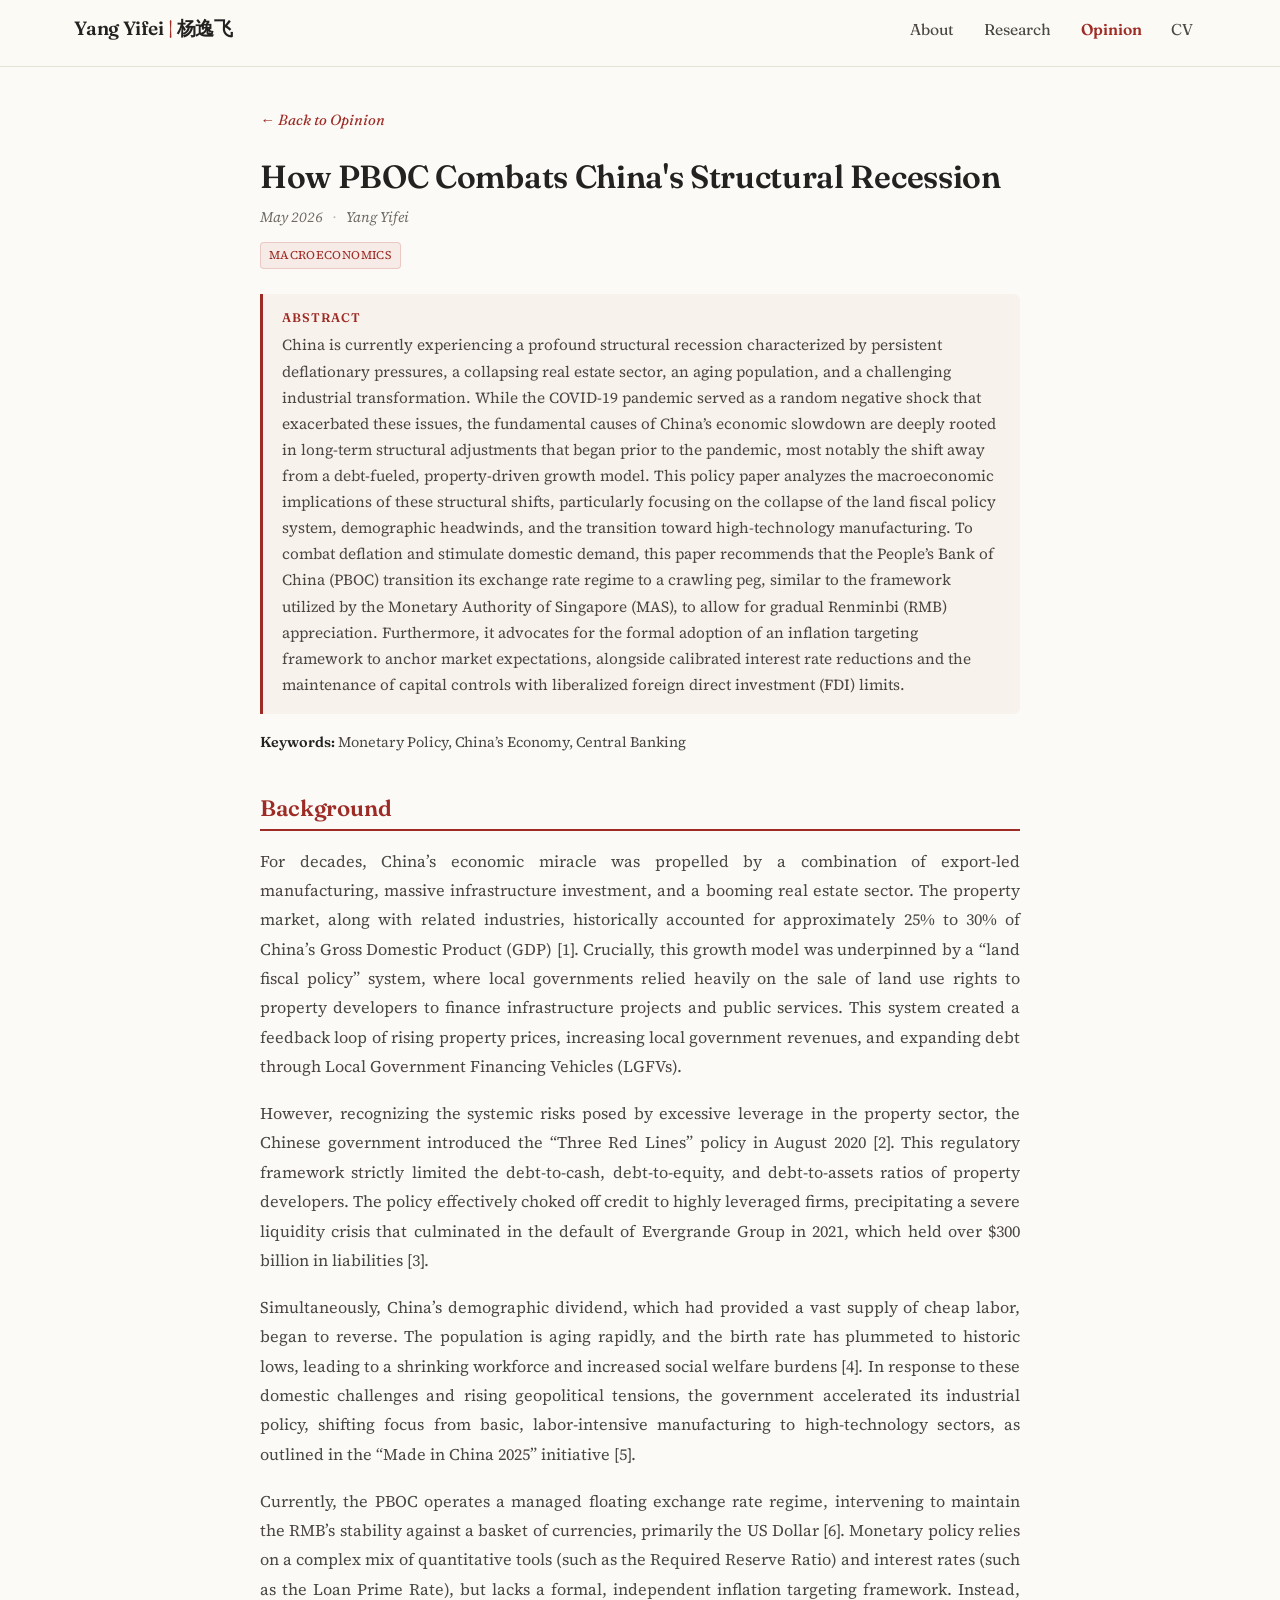
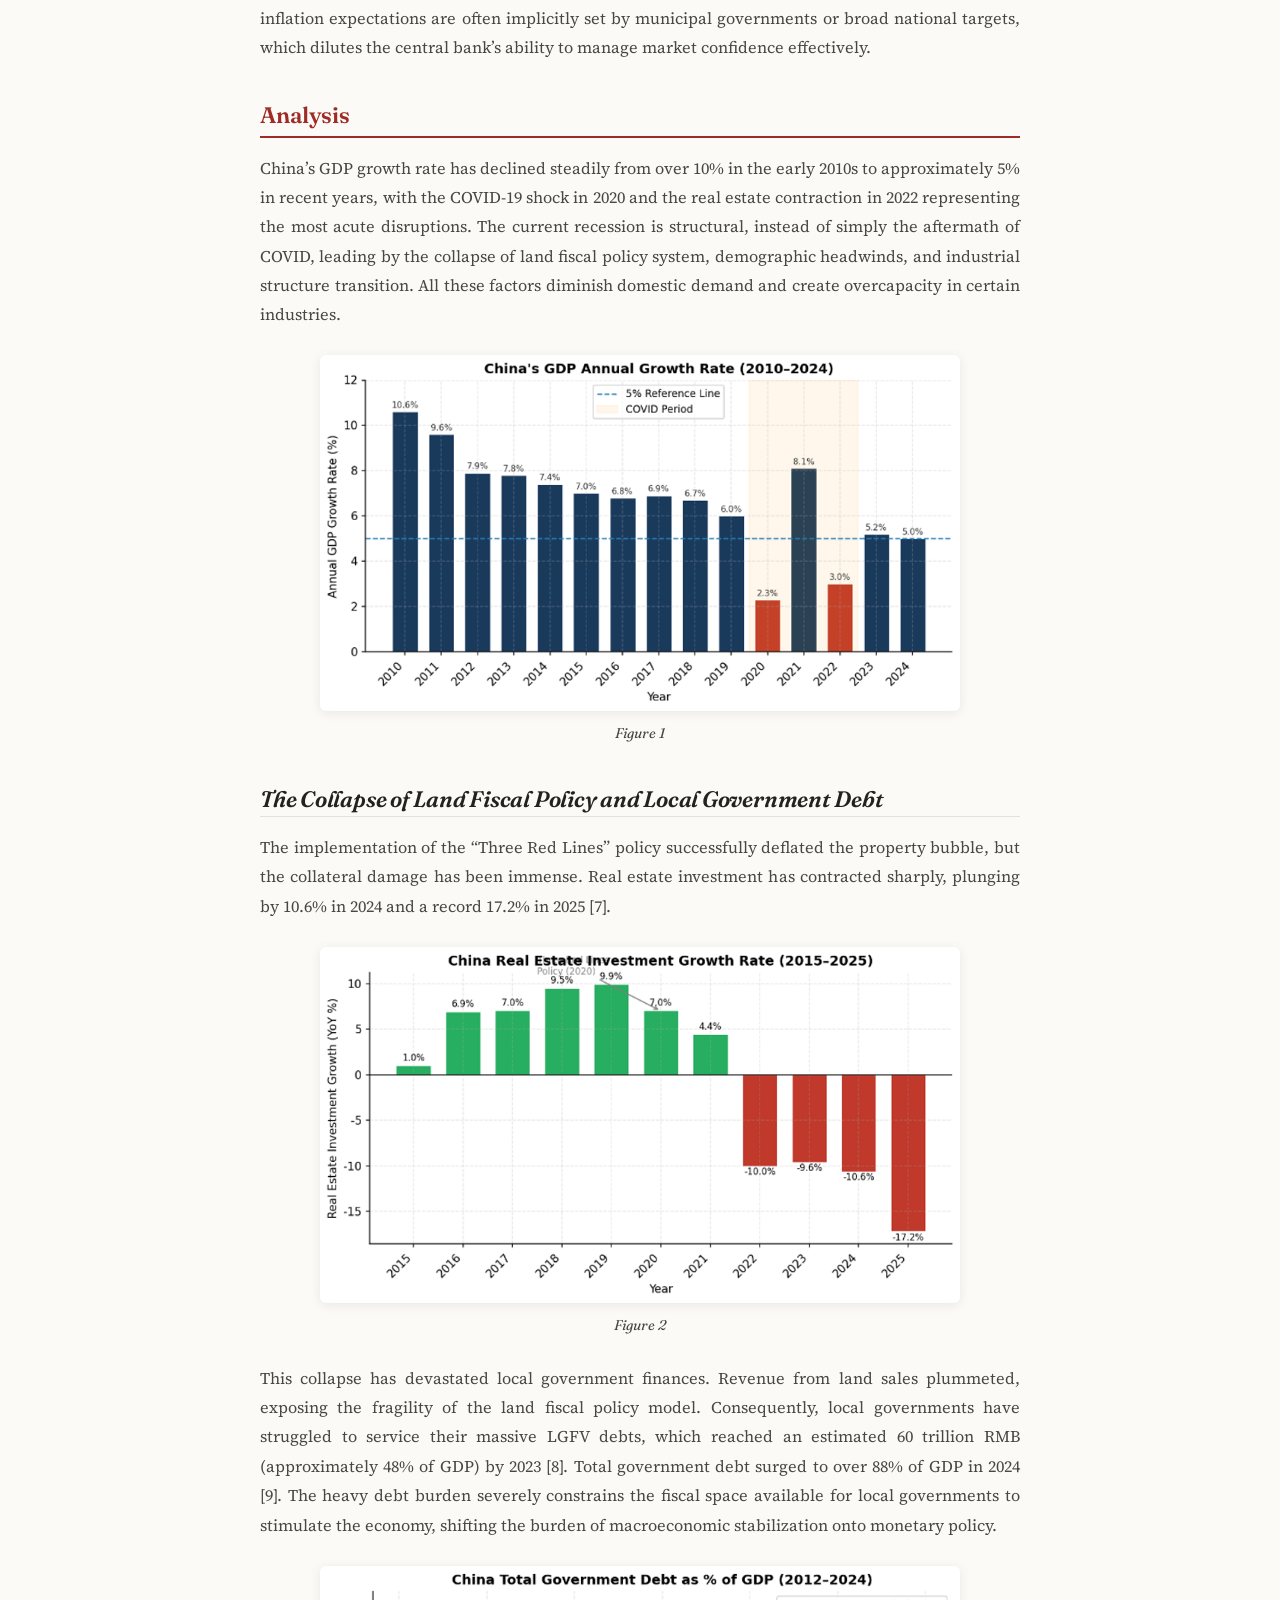
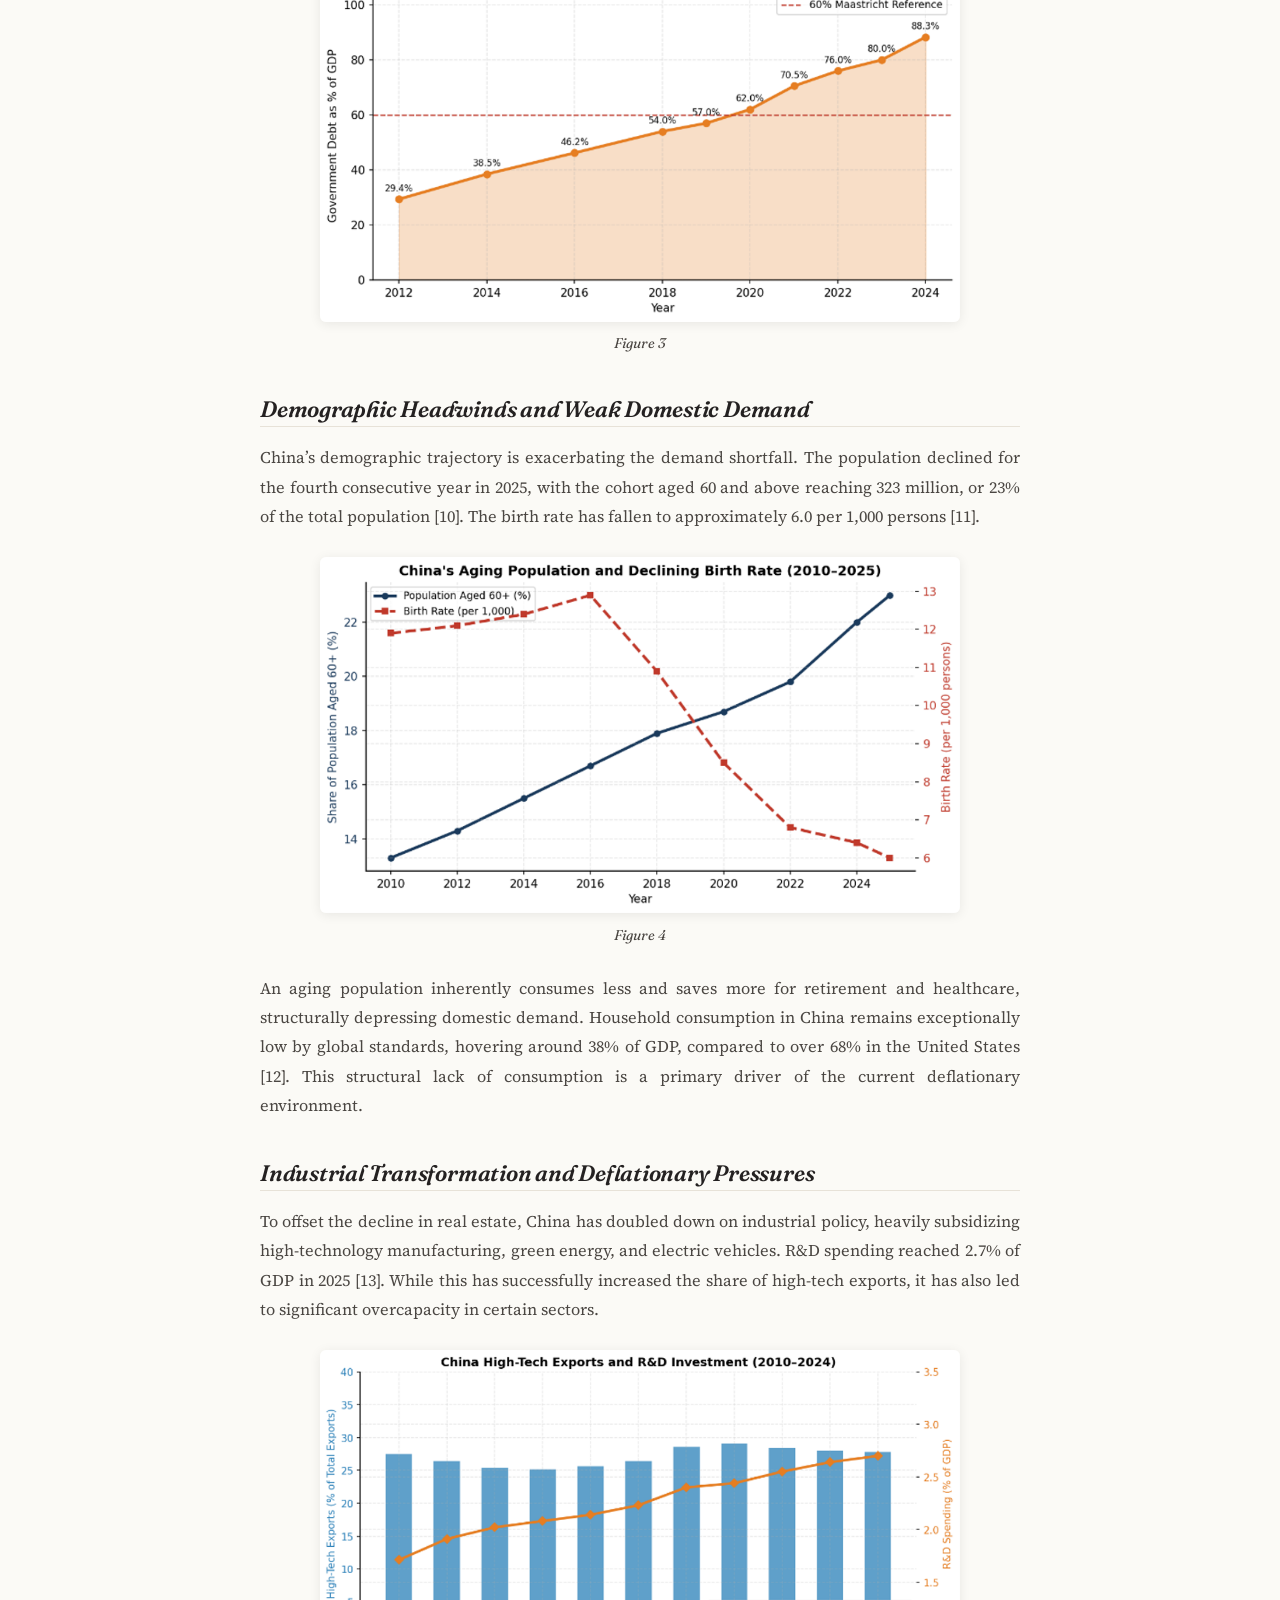
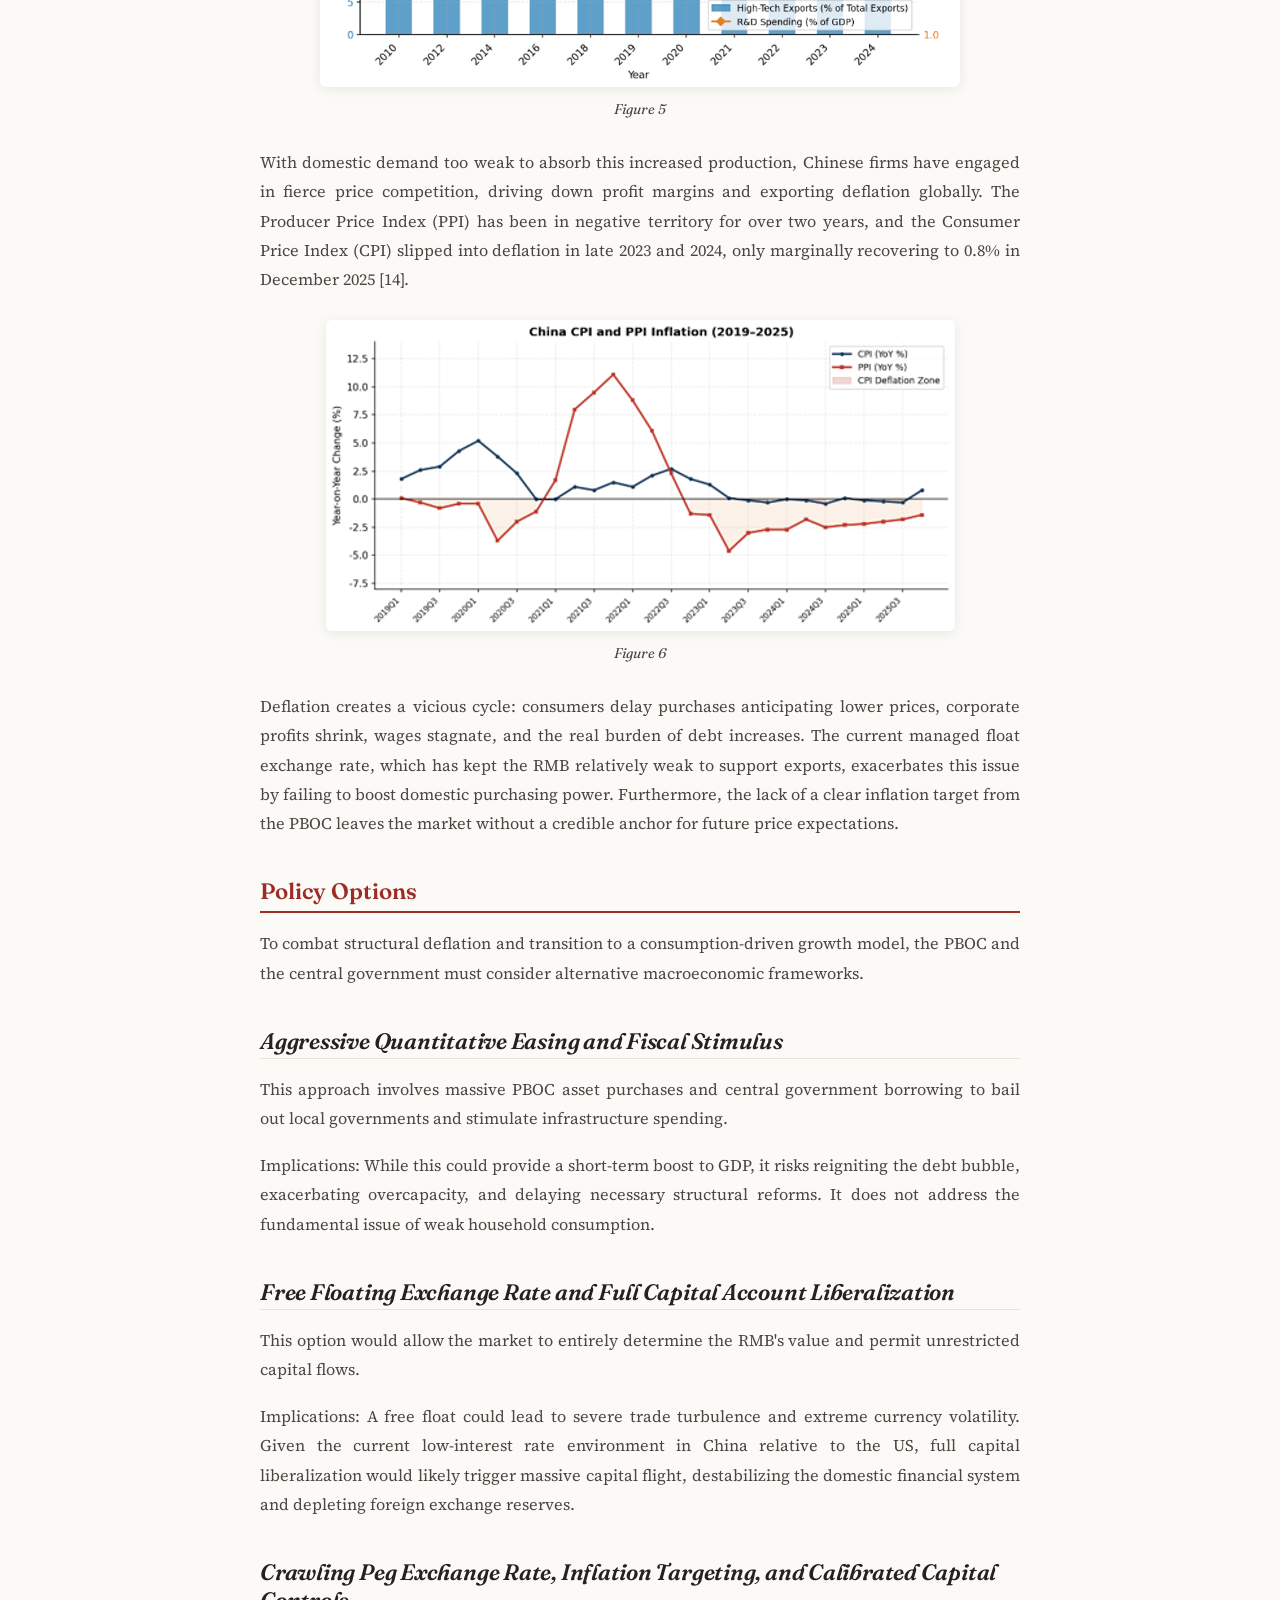
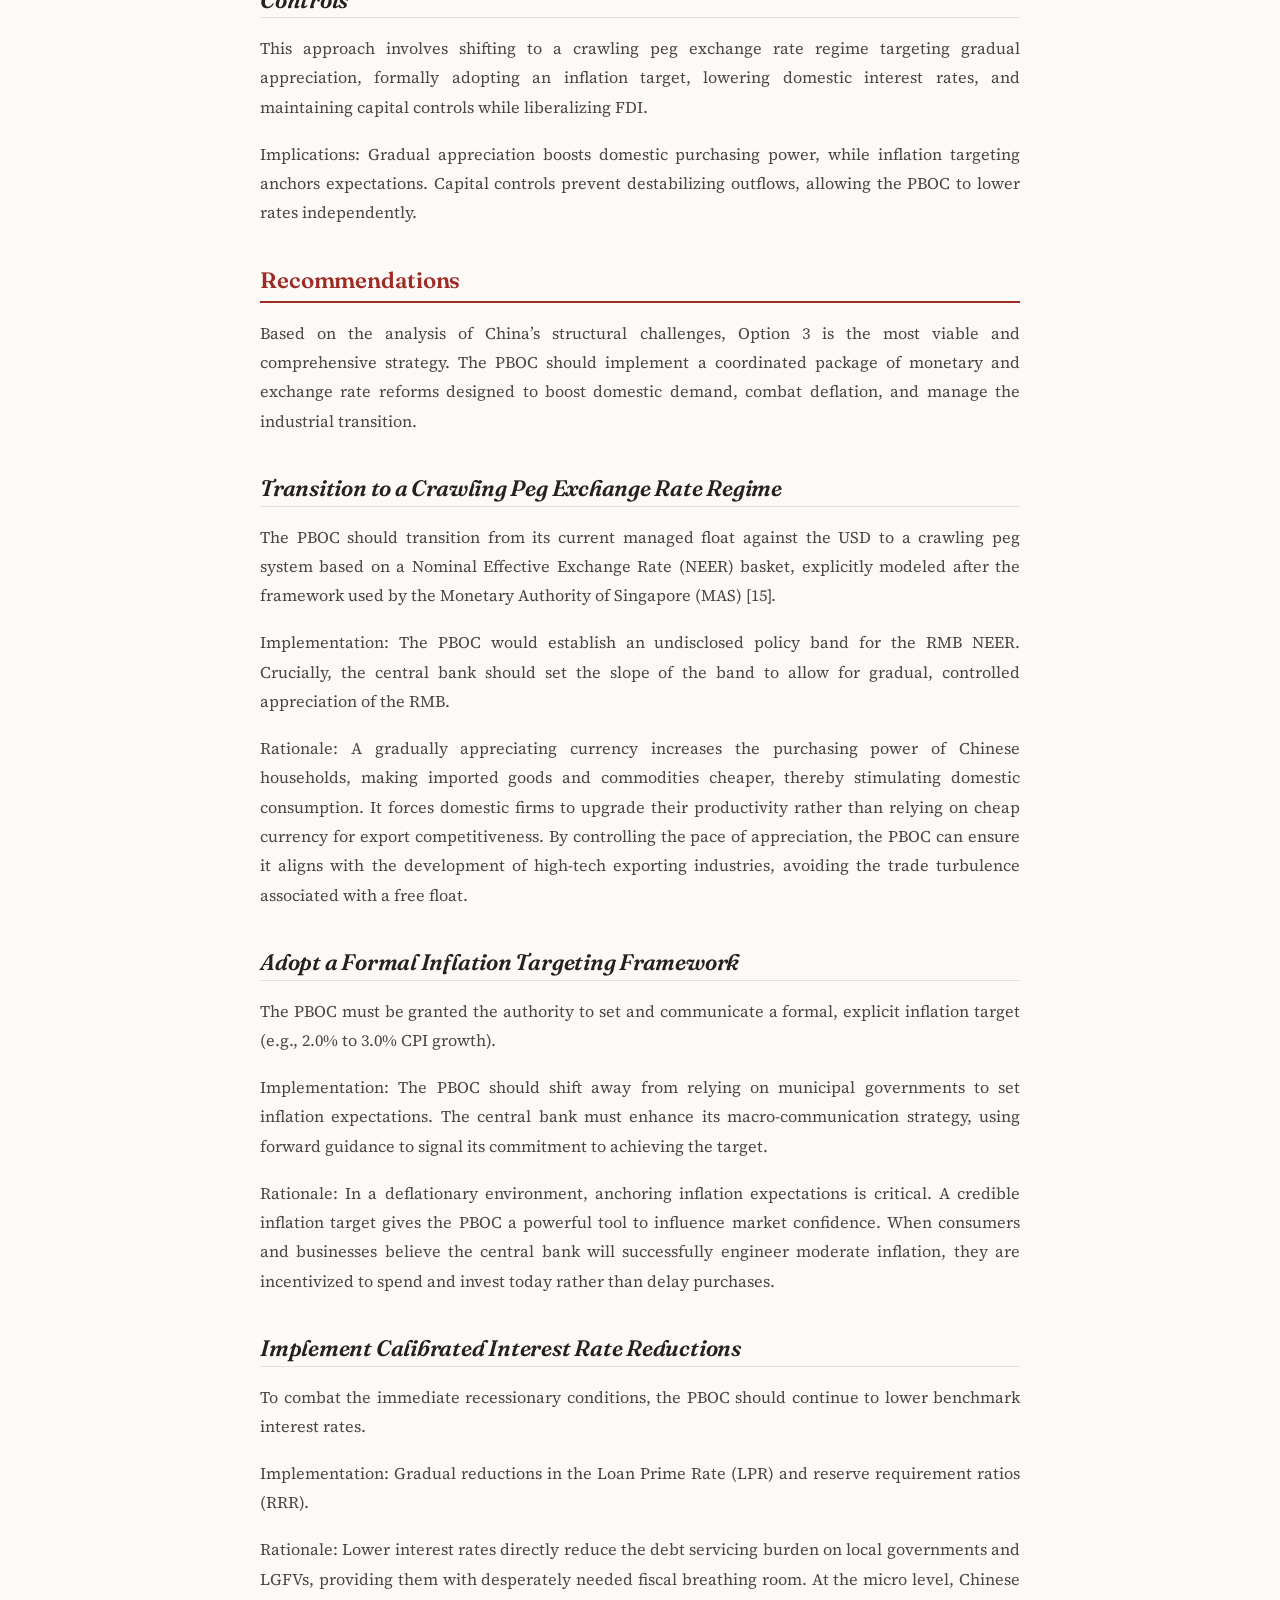
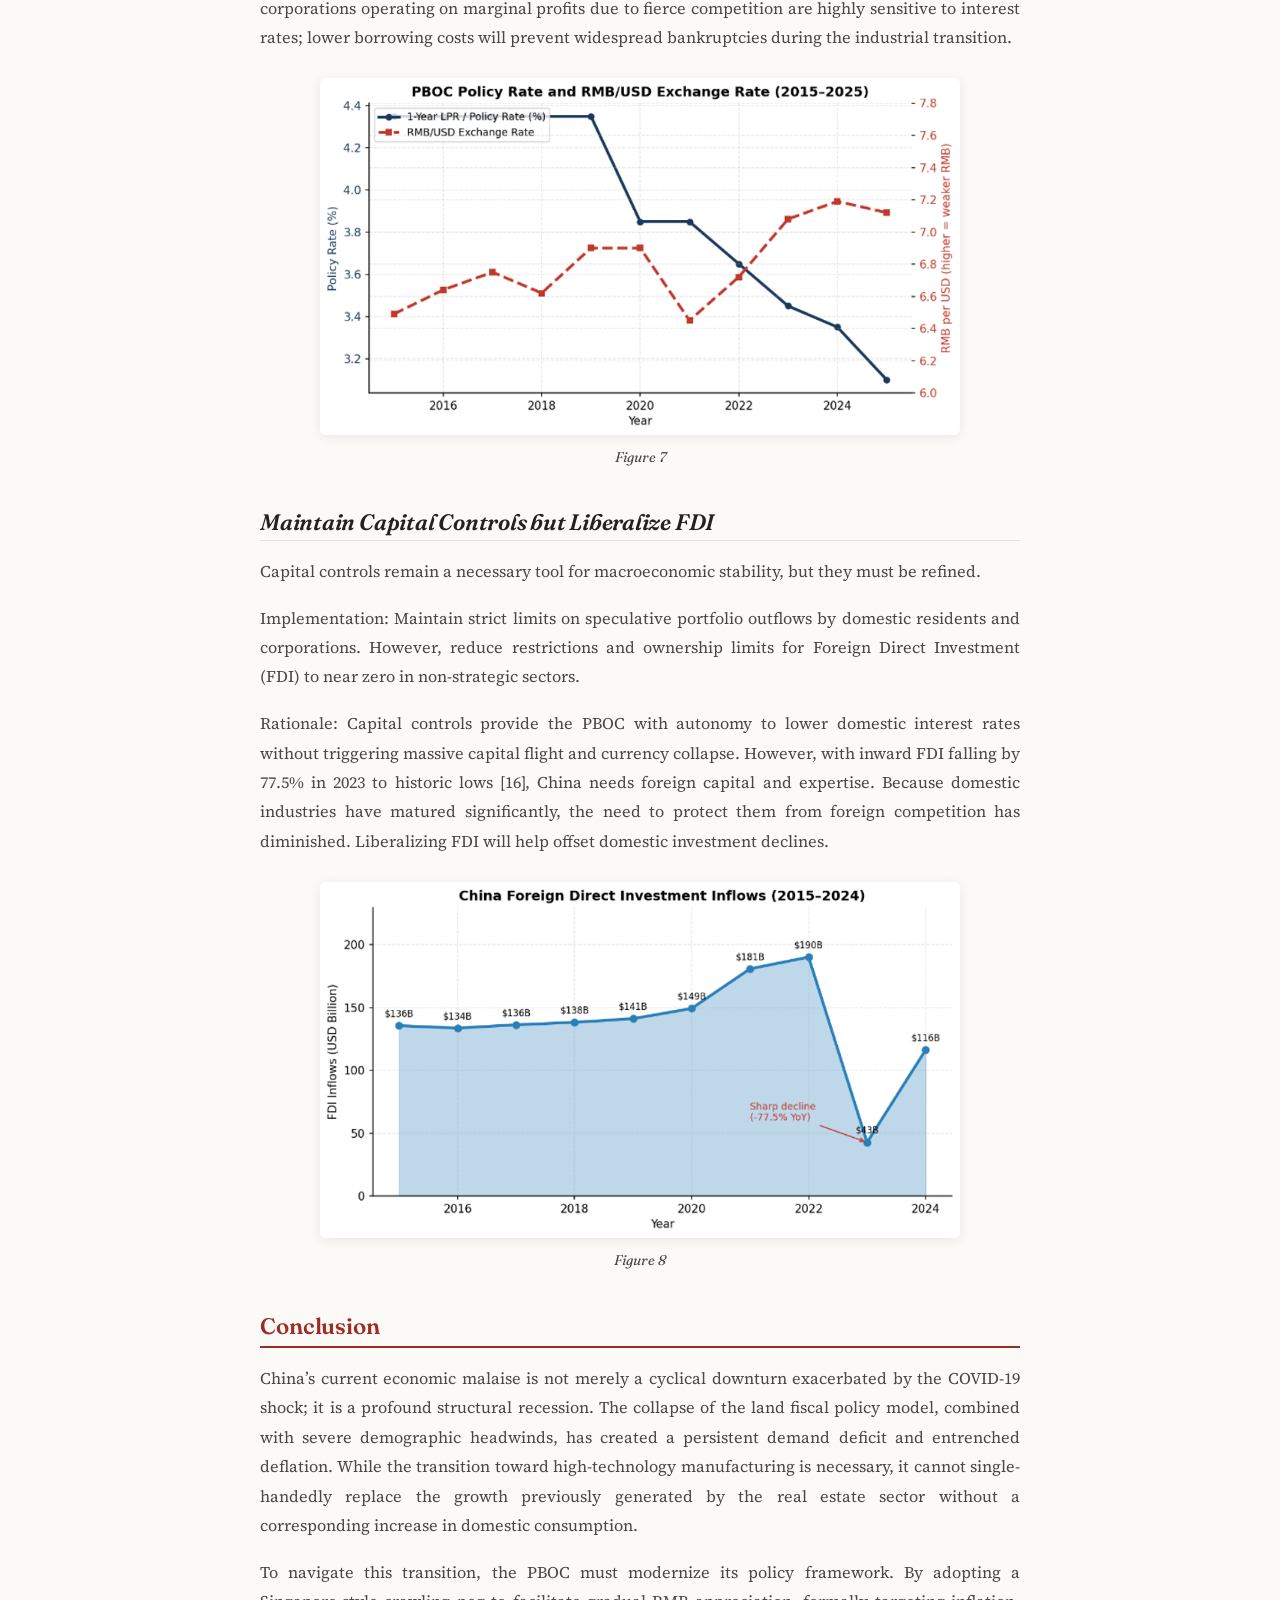
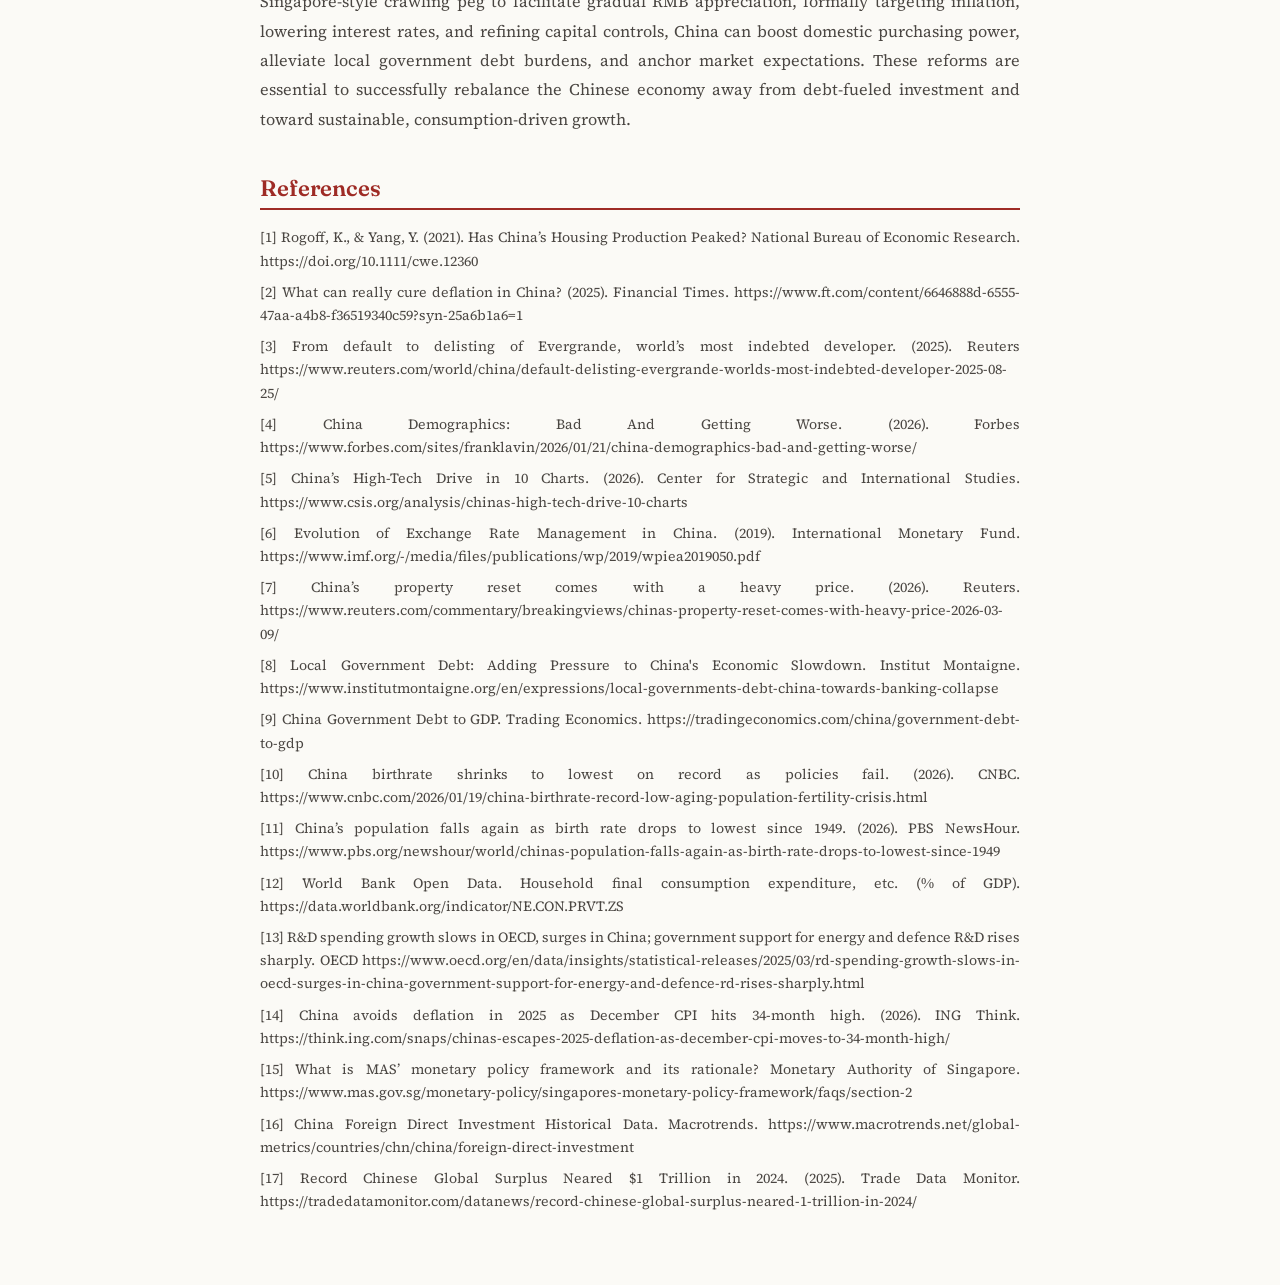
<file: opinions/pboc.html>
<!DOCTYPE html>
<html lang="en">
<head>
  <meta charset="UTF-8" />
  <meta name="viewport" content="width=device-width, initial-scale=1.0" />
  <title>How PBOC Combats China's Structural Recession — Yang Yifei</title>
  <meta name="description" content="China is currently experiencing a profound structural recession characterized by persistent deflationary pressures, a collapsing real estate sector, a" />
  <link rel="preconnect" href="https://fonts.googleapis.com" />
  <link rel="preconnect" href="https://fonts.gstatic.com" crossorigin />
  <link rel="stylesheet" href="../assets/css/style.css?v=2" />
</head>
<body>
  <header class="masthead">
    <div class="masthead-inner">
      <a class="site-title" href="../index.html">Yang Yifei <span class="sep">|</span> 杨逸飞</a>
      <button class="menu-btn" aria-label="Toggle menu">Menu</button>
      <nav class="site-nav">
        <ul>
          <li><a href="../index.html">About</a></li>
          <li><a href="../research.html">Research</a></li>
          <li><a href="../opinion.html" class="active">Opinion</a></li>
          <li><a href="../cv.html">CV</a></li>
        </ul>
      </nav>
    </div>
  </header>

  <div class="page page-narrow">
    <main class="content">
      <a class="back-link" href="../opinion.html">← Back to Opinion</a>
      <article class="article">
        <h1 class="article-title">How PBOC Combats China's Structural Recession</h1>
        
        <div class="article-meta">
          <span class="article-date">May 2026</span>
          <span class="meta-sep">·</span>
          <span>Yang Yifei</span>
        </div>
        <div class="article-tags"><span class="tag">Macroeconomics</span></div>
        <div class="article-abstract">
          <h2 class="abstract-label">Abstract</h2>
          <p>China is currently experiencing a profound structural recession characterized by persistent deflationary pressures, a collapsing real estate sector, an aging population, and a challenging industrial transformation. While the COVID-19 pandemic served as a random negative shock that exacerbated these issues, the fundamental causes of China’s economic slowdown are deeply rooted in long-term structural adjustments that began prior to the pandemic, most notably the shift away from a debt-fueled, property-driven growth model. This policy paper analyzes the macroeconomic implications of these structural shifts, particularly focusing on the collapse of the land fiscal policy system, demographic headwinds, and the transition toward high-technology manufacturing. To combat deflation and stimulate domestic demand, this paper recommends that the People’s Bank of China (PBOC) transition its exchange rate regime to a crawling peg, similar to the framework utilized by the Monetary Authority of Singapore (MAS), to allow for gradual Renminbi (RMB) appreciation. Furthermore, it advocates for the formal adoption of an inflation targeting framework to anchor market expectations, alongside calibrated interest rate reductions and the maintenance of capital controls with liberalized foreign direct investment (FDI) limits.</p>
        </div>
        <div class="article-keywords">
          <strong>Keywords:</strong> Monetary Policy, China’s Economy, Central Banking
        </div>

        <div class="article-body">
          <h2 class="article-h1">Background</h2>
          <p>For decades, China’s economic miracle was propelled by a combination of export-led manufacturing, massive infrastructure investment, and a booming real estate sector. The property market, along with related industries, historically accounted for approximately 25% to 30% of China’s Gross Domestic Product (GDP) [1]. Crucially, this growth model was underpinned by a “land fiscal policy” system, where local governments relied heavily on the sale of land use rights to property developers to finance infrastructure projects and public services. This system created a feedback loop of rising property prices, increasing local government revenues, and expanding debt through Local Government Financing Vehicles (LGFVs).</p>
          <p>However, recognizing the systemic risks posed by excessive leverage in the property sector, the Chinese government introduced the “Three Red Lines” policy in August 2020 [2]. This regulatory framework strictly limited the debt-to-cash, debt-to-equity, and debt-to-assets ratios of property developers. The policy effectively choked off credit to highly leveraged firms, precipitating a severe liquidity crisis that culminated in the default of Evergrande Group in 2021, which held over $300 billion in liabilities [3].</p>
          <p>Simultaneously, China’s demographic dividend, which had provided a vast supply of cheap labor, began to reverse. The population is aging rapidly, and the birth rate has plummeted to historic lows, leading to a shrinking workforce and increased social welfare burdens [4]. In response to these domestic challenges and rising geopolitical tensions, the government accelerated its industrial policy, shifting focus from basic, labor-intensive manufacturing to high-technology sectors, as outlined in the “Made in China 2025” initiative [5].</p>
          <p>Currently, the PBOC operates a managed floating exchange rate regime, intervening to maintain the RMB’s stability against a basket of currencies, primarily the US Dollar [6]. Monetary policy relies on a complex mix of quantitative tools (such as the Required Reserve Ratio) and interest rates (such as the Loan Prime Rate), but lacks a formal, independent inflation targeting framework. Instead, inflation expectations are often implicitly set by municipal governments or broad national targets, which dilutes the central bank’s ability to manage market confidence effectively.</p>
          <h2 class="article-h1">Analysis</h2>
          <p>China’s GDP growth rate has declined steadily from over 10% in the early 2010s to approximately 5% in recent years, with the COVID-19 shock in 2020 and the real estate contraction in 2022 representing the most acute disruptions. The current recession is structural, instead of simply the aftermath of COVID, leading by the collapse of land fiscal policy system, demographic headwinds, and industrial structure transition. All these factors diminish domestic demand and create overcapacity in certain industries.</p>
          <figure class="article-figure">
            <img src="../articles/figures/figure_1.png" alt="Figure 1" loading="lazy" />
            <figcaption>Figure 1</figcaption>
          </figure>
          <h2 class="article-h2">The Collapse of Land Fiscal Policy and Local Government Debt</h2>
          <p>The implementation of the “Three Red Lines” policy successfully deflated the property bubble, but the collateral damage has been immense. Real estate investment has contracted sharply, plunging by 10.6% in 2024 and a record 17.2% in 2025 [7].</p>
          <figure class="article-figure">
            <img src="../articles/figures/figure_2.png" alt="Figure 2" loading="lazy" />
            <figcaption>Figure 2</figcaption>
          </figure>
          <p>This collapse has devastated local government finances. Revenue from land sales plummeted, exposing the fragility of the land fiscal policy model. Consequently, local governments have struggled to service their massive LGFV debts, which reached an estimated 60 trillion RMB (approximately 48% of GDP) by 2023 [8]. Total government debt surged to over 88% of GDP in 2024 [9]. The heavy debt burden severely constrains the fiscal space available for local governments to stimulate the economy, shifting the burden of macroeconomic stabilization onto monetary policy.</p>
          <figure class="article-figure">
            <img src="../articles/figures/figure_3.png" alt="Figure 3" loading="lazy" />
            <figcaption>Figure 3</figcaption>
          </figure>
          <h2 class="article-h2">Demographic Headwinds and Weak Domestic Demand</h2>
          <p>China’s demographic trajectory is exacerbating the demand shortfall. The population declined for the fourth consecutive year in 2025, with the cohort aged 60 and above reaching 323 million, or 23% of the total population [10]. The birth rate has fallen to approximately 6.0 per 1,000 persons [11].</p>
          <figure class="article-figure">
            <img src="../articles/figures/figure_4.png" alt="Figure 4" loading="lazy" />
            <figcaption>Figure 4</figcaption>
          </figure>
          <p>An aging population inherently consumes less and saves more for retirement and healthcare, structurally depressing domestic demand. Household consumption in China remains exceptionally low by global standards, hovering around 38% of GDP, compared to over 68% in the United States [12]. This structural lack of consumption is a primary driver of the current deflationary environment.</p>
          <h2 class="article-h2">Industrial Transformation and Deflationary Pressures</h2>
          <p>To offset the decline in real estate, China has doubled down on industrial policy, heavily subsidizing high-technology manufacturing, green energy, and electric vehicles. R&amp;D spending reached 2.7% of GDP in 2025 [13]. While this has successfully increased the share of high-tech exports, it has also led to significant overcapacity in certain sectors.</p>
          <figure class="article-figure">
            <img src="../articles/figures/figure_5.png" alt="Figure 5" loading="lazy" />
            <figcaption>Figure 5</figcaption>
          </figure>
          <p>With domestic demand too weak to absorb this increased production, Chinese firms have engaged in fierce price competition, driving down profit margins and exporting deflation globally. The Producer Price Index (PPI) has been in negative territory for over two years, and the Consumer Price Index (CPI) slipped into deflation in late 2023 and 2024, only marginally recovering to 0.8% in December 2025 [14].</p>
          <figure class="article-figure">
            <img src="../articles/figures/figure_6.png" alt="Figure 6" loading="lazy" />
            <figcaption>Figure 6</figcaption>
          </figure>
          <p>Deflation creates a vicious cycle: consumers delay purchases anticipating lower prices, corporate profits shrink, wages stagnate, and the real burden of debt increases. The current managed float exchange rate, which has kept the RMB relatively weak to support exports, exacerbates this issue by failing to boost domestic purchasing power. Furthermore, the lack of a clear inflation target from the PBOC leaves the market without a credible anchor for future price expectations.</p>
          <h2 class="article-h1">Policy Options</h2>
          <p>To combat structural deflation and transition to a consumption-driven growth model, the PBOC and the central government must consider alternative macroeconomic frameworks.</p>
          <h2 class="article-h2">Aggressive Quantitative Easing and Fiscal Stimulus</h2>
          <p>This approach involves massive PBOC asset purchases and central government borrowing to bail out local governments and stimulate infrastructure spending.</p>
          <p>Implications: While this could provide a short-term boost to GDP, it risks reigniting the debt bubble, exacerbating overcapacity, and delaying necessary structural reforms. It does not address the fundamental issue of weak household consumption.</p>
          <h2 class="article-h2">Free Floating Exchange Rate and Full Capital Account Liberalization</h2>
          <p>This option would allow the market to entirely determine the RMB's value and permit unrestricted capital flows.</p>
          <p>Implications: A free float could lead to severe trade turbulence and extreme currency volatility. Given the current low-interest rate environment in China relative to the US, full capital liberalization would likely trigger massive capital flight, destabilizing the domestic financial system and depleting foreign exchange reserves.</p>
          <h2 class="article-h2">Crawling Peg Exchange Rate, Inflation Targeting, and Calibrated Capital Controls</h2>
          <p>This approach involves shifting to a crawling peg exchange rate regime targeting gradual appreciation, formally adopting an inflation target, lowering domestic interest rates, and maintaining capital controls while liberalizing FDI.</p>
          <p>Implications: Gradual appreciation boosts domestic purchasing power, while inflation targeting anchors expectations. Capital controls prevent destabilizing outflows, allowing the PBOC to lower rates independently.</p>
          <h2 class="article-h1">Recommendations</h2>
          <p>Based on the analysis of China’s structural challenges, Option 3 is the most viable and comprehensive strategy. The PBOC should implement a coordinated package of monetary and exchange rate reforms designed to boost domestic demand, combat deflation, and manage the industrial transition.</p>
          <h2 class="article-h2">Transition to a Crawling Peg Exchange Rate Regime</h2>
          <p>The PBOC should transition from its current managed float against the USD to a crawling peg system based on a Nominal Effective Exchange Rate (NEER) basket, explicitly modeled after the framework used by the Monetary Authority of Singapore (MAS) [15].</p>
          <p>Implementation: The PBOC would establish an undisclosed policy band for the RMB NEER. Crucially, the central bank should set the slope of the band to allow for gradual, controlled appreciation of the RMB.</p>
          <p>Rationale: A gradually appreciating currency increases the purchasing power of Chinese households, making imported goods and commodities cheaper, thereby stimulating domestic consumption. It forces domestic firms to upgrade their productivity rather than relying on cheap currency for export competitiveness. By controlling the pace of appreciation, the PBOC can ensure it aligns with the development of high-tech exporting industries, avoiding the trade turbulence associated with a free float.</p>
          <h2 class="article-h2">Adopt a Formal Inflation Targeting Framework</h2>
          <p>The PBOC must be granted the authority to set and communicate a formal, explicit inflation target (e.g., 2.0% to 3.0% CPI growth).</p>
          <p>Implementation: The PBOC should shift away from relying on municipal governments to set inflation expectations. The central bank must enhance its macro-communication strategy, using forward guidance to signal its commitment to achieving the target.</p>
          <p>Rationale: In a deflationary environment, anchoring inflation expectations is critical. A credible inflation target gives the PBOC a powerful tool to influence market confidence. When consumers and businesses believe the central bank will successfully engineer moderate inflation, they are incentivized to spend and invest today rather than delay purchases.</p>
          <h2 class="article-h2">Implement Calibrated Interest Rate Reductions</h2>
          <p>To combat the immediate recessionary conditions, the PBOC should continue to lower benchmark interest rates.</p>
          <p>Implementation: Gradual reductions in the Loan Prime Rate (LPR) and reserve requirement ratios (RRR).</p>
          <p>Rationale: Lower interest rates directly reduce the debt servicing burden on local governments and LGFVs, providing them with desperately needed fiscal breathing room. At the micro level, Chinese corporations operating on marginal profits due to fierce competition are highly sensitive to interest rates; lower borrowing costs will prevent widespread bankruptcies during the industrial transition.</p>
          <figure class="article-figure">
            <img src="../articles/figures/figure_7.png" alt="Figure 7" loading="lazy" />
            <figcaption>Figure 7</figcaption>
          </figure>
          <h2 class="article-h2">Maintain Capital Controls but Liberalize FDI</h2>
          <p>Capital controls remain a necessary tool for macroeconomic stability, but they must be refined.</p>
          <p>Implementation: Maintain strict limits on speculative portfolio outflows by domestic residents and corporations. However, reduce restrictions and ownership limits for Foreign Direct Investment (FDI) to near zero in non-strategic sectors.</p>
          <p>Rationale: Capital controls provide the PBOC with autonomy to lower domestic interest rates without triggering massive capital flight and currency collapse. However, with inward FDI falling by 77.5% in 2023 to historic lows [16], China needs foreign capital and expertise. Because domestic industries have matured significantly, the need to protect them from foreign competition has diminished. Liberalizing FDI will help offset domestic investment declines.</p>
          <figure class="article-figure">
            <img src="../articles/figures/figure_8.png" alt="Figure 8" loading="lazy" />
            <figcaption>Figure 8</figcaption>
          </figure>
          <h2 class="article-h1">Conclusion</h2>
          <p>China’s current economic malaise is not merely a cyclical downturn exacerbated by the COVID-19 shock; it is a profound structural recession. The collapse of the land fiscal policy model, combined with severe demographic headwinds, has created a persistent demand deficit and entrenched deflation. While the transition toward high-technology manufacturing is necessary, it cannot single-handedly replace the growth previously generated by the real estate sector without a corresponding increase in domestic consumption.</p>
          <p>To navigate this transition, the PBOC must modernize its policy framework. By adopting a Singapore-style crawling peg to facilitate gradual RMB appreciation, formally targeting inflation, lowering interest rates, and refining capital controls, China can boost domestic purchasing power, alleviate local government debt burdens, and anchor market expectations. These reforms are essential to successfully rebalance the Chinese economy away from debt-fueled investment and toward sustainable, consumption-driven growth.</p>
        </div>
        <div class="article-refs">
          <h2 class="article-h1">References</h2>
          <ol class="ref-list">
            <li>[1] Rogoff, K., &amp; Yang, Y. (2021). Has China’s Housing Production Peaked? National Bureau of Economic Research. https://doi.org/10.1111/cwe.12360</li>
            <li>[2] What can really cure deflation in China? (2025). Financial Times. https://www.ft.com/content/6646888d-6555-47aa-a4b8-f36519340c59?syn-25a6b1a6=1</li>
            <li>[3] From default to delisting of Evergrande, world’s most indebted developer. (2025). Reuters https://www.reuters.com/world/china/default-delisting-evergrande-worlds-most-indebted-developer-2025-08-25/</li>
            <li>[4] China Demographics: Bad And Getting Worse. (2026). Forbes https://www.forbes.com/sites/franklavin/2026/01/21/china-demographics-bad-and-getting-worse/</li>
            <li>[5] China’s High-Tech Drive in 10 Charts. (2026). Center for Strategic and International Studies. https://www.csis.org/analysis/chinas-high-tech-drive-10-charts</li>
            <li>[6] Evolution of Exchange Rate Management in China. (2019). International Monetary Fund. https://www.imf.org/-/media/files/publications/wp/2019/wpiea2019050.pdf</li>
            <li>[7] China’s property reset comes with a heavy price. (2026). Reuters. https://www.reuters.com/commentary/breakingviews/chinas-property-reset-comes-with-heavy-price-2026-03-09/</li>
            <li>[8] Local Government Debt: Adding Pressure to China's Economic Slowdown. Institut Montaigne. https://www.institutmontaigne.org/en/expressions/local-governments-debt-china-towards-banking-collapse</li>
            <li>[9] China Government Debt to GDP. Trading Economics. https://tradingeconomics.com/china/government-debt-to-gdp</li>
            <li>[10] China birthrate shrinks to lowest on record as policies fail. (2026). CNBC. https://www.cnbc.com/2026/01/19/china-birthrate-record-low-aging-population-fertility-crisis.html</li>
            <li>[11] China’s population falls again as birth rate drops to lowest since 1949. (2026). PBS NewsHour. https://www.pbs.org/newshour/world/chinas-population-falls-again-as-birth-rate-drops-to-lowest-since-1949</li>
            <li>[12] World Bank Open Data. Household final consumption expenditure, etc. (% of GDP). https://data.worldbank.org/indicator/NE.CON.PRVT.ZS</li>
            <li>[13] R&amp;D spending growth slows in OECD, surges in China; government support for energy and defence R&amp;D rises sharply. OECD https://www.oecd.org/en/data/insights/statistical-releases/2025/03/rd-spending-growth-slows-in-oecd-surges-in-china-government-support-for-energy-and-defence-rd-rises-sharply.html</li>
            <li>[14] China avoids deflation in 2025 as December CPI hits 34-month high. (2026). ING Think. https://think.ing.com/snaps/chinas-escapes-2025-deflation-as-december-cpi-moves-to-34-month-high/</li>
            <li>[15] What is MAS’ monetary policy framework and its rationale? Monetary Authority of Singapore. https://www.mas.gov.sg/monetary-policy/singapores-monetary-policy-framework/faqs/section-2</li>
            <li>[16] China Foreign Direct Investment Historical Data. Macrotrends. https://www.macrotrends.net/global-metrics/countries/chn/china/foreign-direct-investment</li>
            <li>[17] Record Chinese Global Surplus Neared $1 Trillion in 2024. (2025). Trade Data Monitor. https://tradedatamonitor.com/datanews/record-chinese-global-surplus-neared-1-trillion-in-2024/</li>
          </ol>
        </div>
      </article>
    </main>
  </div>
  <script src="../assets/js/main.js"></script>
</body>
</html>
</file>
<file: assets/css/style.css>
/* =========================================================
   Yang Yifei — Academic Website
   "Ink & Cinnabar" theme (simple, static, GitHub Pages ready)
   ========================================================= */

/* ---------- Fonts ---------- */
@import url("https://fonts.googleapis.com/css2?family=Fraunces:opsz,wght@9..144,400;9..144,500;9..144,600;9..144,700&family=Source+Serif+4:opsz,wght@8..60,400;8..60,500;8..60,600&display=swap");

/* ---------- Design tokens ---------- */
:root {
  --cinnabar: #9e2b25;
  --cinnabar-dark: #7c201c;
  --cinnabar-tint: #f7eee9;
  --ink: #242121;
  --ink-soft: #4a4642;
  --muted: #6f6a63;
  --paper: #fbfaf6;
  --surface: #ffffff;
  --border: #e7e2d8;
  --accent-bg: #f5f1e8;
  --maxw: 1180px;
  --sidebar-w: 280px;
  --shadow: 0 1px 2px rgba(36, 33, 33, 0.04), 0 8px 24px rgba(36, 33, 33, 0.06);
}

/* ---------- Reset ---------- */
*,
*::before,
*::after { box-sizing: border-box; }

html { scroll-behavior: smooth; }

body {
  margin: 0;
  font-family: "Source Serif 4", Georgia, "Times New Roman", serif;
  font-size: 17px;
  line-height: 1.7;
  color: var(--ink);
  background: var(--paper);
  -webkit-font-smoothing: antialiased;
  text-rendering: optimizeLegibility;
}

a {
  color: var(--cinnabar);
  text-decoration: none;
  border-bottom: 1px solid transparent;
  transition: color 0.15s ease, border-color 0.15s ease;
}
a:hover { color: var(--cinnabar-dark); border-bottom-color: var(--cinnabar-dark); }

h1, h2, h3, h4 {
  font-family: "Fraunces", Georgia, serif;
  font-weight: 600;
  line-height: 1.25;
  color: var(--ink);
  letter-spacing: -0.01em;
}

p { margin: 0 0 1rem; }
ul, ol { margin: 0 0 1rem; padding-left: 1.25rem; }
li { margin-bottom: 0.35rem; }

img { max-width: 100%; display: block; }

/* ---------- Masthead ---------- */
.masthead {
  position: sticky;
  top: 0;
  z-index: 50;
  background: rgba(251, 250, 246, 0.9);
  backdrop-filter: saturate(180%) blur(8px);
  border-bottom: 1px solid var(--border);
}
.masthead-inner {
  max-width: var(--maxw);
  margin: 0 auto;
  padding: 0.7rem 1.5rem;
  display: flex;
  align-items: baseline;
  justify-content: space-between;
  gap: 1rem;
}
.site-title {
  font-family: "Fraunces", Georgia, serif;
  font-weight: 600;
  font-size: 1.2rem;
  color: var(--ink);
  letter-spacing: -0.01em;
  border: none;
}
.site-title:hover { color: var(--cinnabar); }
.site-title .sep { color: var(--cinnabar); font-weight: 500; }

nav.site-nav ul {
  list-style: none;
  display: flex;
  gap: 0.25rem;
  margin: 0;
  padding: 0;
}
nav.site-nav a {
  display: block;
  padding: 0.35rem 0.8rem;
  font-family: "Fraunces", Georgia, serif;
  font-size: 0.98rem;
  color: var(--ink-soft);
  border: none;
  border-radius: 6px;
}
nav.site-nav a:hover { color: var(--cinnabar); background: var(--cinnabar-tint); }
nav.site-nav a.active { color: var(--cinnabar); font-weight: 600; }

/* ---------- Layout ---------- */
.page {
  max-width: var(--maxw);
  margin: 0 auto;
  padding: 2.4rem 1.5rem 4rem;
  display: grid;
  grid-template-columns: var(--sidebar-w) 1fr;
  gap: 3rem;
  align-items: start;
}

/* ---------- Sidebar ---------- */
.sidebar {
  position: sticky;
  top: 80px;
  display: flex;
  flex-direction: column;
  gap: 1rem;
  font-size: 0.95rem;
}
.author-photo {
  width: 190px;
  height: 190px;
  border-radius: 10px;
  object-fit: cover;
  border: 1px solid var(--border);
  box-shadow: var(--shadow);
}
.author-name {
  font-size: 1.55rem;
  font-weight: 600;
  margin: 0.2rem 0 0;
  color: var(--ink);
}
.author-roman { color: var(--muted); font-size: 0.92rem; margin: 0; }
.author-tagline {
  font-size: 0.9rem;
  color: var(--muted);
  margin: 0.2rem 0 0;
  line-height: 1.5;
}
.contact-list {
  list-style: none;
  padding: 0;
  margin: 0.4rem 0 0;
  display: flex;
  flex-direction: column;
  gap: 0.4rem;
}
.contact-list li {
  display: flex;
  align-items: center;
  gap: 0.55rem;
  font-size: 0.9rem;
  color: var(--ink-soft);
  margin: 0;
}
.contact-list a { color: var(--ink-soft); border: none; }
.contact-list a:hover { color: var(--cinnabar); }
.icon { width: 15px; height: 15px; flex: 0 0 15px; color: var(--cinnabar); }
.cv-link {
  display: inline-flex;
  align-items: center;
  gap: 0.45rem;
  margin-top: 0.5rem;
  padding: 0.5rem 0.9rem;
  font-family: "Fraunces", Georgia, serif;
  font-size: 0.92rem;
  color: var(--cinnabar);
  background: var(--cinnabar-tint);
  border: 1px solid #eccfc8;
  border-radius: 7px;
  width: fit-content;
  transition: background 0.15s ease, color 0.15s ease;
}
.cv-link:hover { background: var(--cinnabar); color: #fff; border-color: var(--cinnabar); }

/* ---------- Content ---------- */
.content { min-width: 0; }
.content > header.page-head { margin-bottom: 2rem; }
.content h1.page-title {
  font-size: 2rem;
  margin: 0 0 0.3rem;
  position: relative;
  padding-bottom: 0.6rem;
}
.content h1.page-title::after {
  content: "";
  position: absolute;
  left: 0;
  bottom: 0;
  width: 46px;
  height: 3px;
  background: var(--cinnabar);
  border-radius: 2px;
}
.page-lead { color: var(--muted); margin: 0.4rem 0 0; font-size: 1rem; }

.content h2 {
  font-size: 1.4rem;
  margin: 2.4rem 0 1rem;
}
.content h3 {
  font-size: 1.12rem;
  margin: 1.6rem 0 0.5rem;
}
.content p { color: var(--ink-soft); }
.content strong { color: var(--ink); font-weight: 600; }

/* Research interest chips */
.chips { display: flex; flex-wrap: wrap; gap: 0.5rem; margin: 1rem 0 0.5rem; padding: 0; list-style: none; }
.chip {
  font-size: 0.85rem;
  padding: 0.3rem 0.75rem;
  background: var(--accent-bg);
  border: 1px solid var(--border);
  border-radius: 999px;
  color: var(--ink-soft);
}

/* Research cards */
.research-list { display: flex; flex-direction: column; gap: 1.6rem; margin-top: 0.5rem; }
.research-card {
  background: var(--surface);
  border: 1px solid var(--border);
  border-radius: 12px;
  padding: 1.5rem 1.6rem;
  box-shadow: var(--shadow);
  border-left: 3px solid var(--cinnabar);
}
.research-card .r-title {
  font-family: "Fraunces", Georgia, serif;
  font-size: 1.2rem;
  font-weight: 600;
  margin: 0 0 0.3rem;
  color: var(--ink);
}
.research-card .r-meta {
  font-size: 0.88rem;
  color: var(--muted);
  margin: 0 0 1rem;
}
.research-card .r-meta .supervisor { color: var(--ink-soft); }
.research-card ul { padding-left: 1.1rem; }
.research-card li { color: var(--ink-soft); }

/* Research body (Question/Approach/Coding/Contribution) */
.r-body { margin: 0 0 1.2rem; }
.r-body p { margin: 0.45rem 0; color: var(--ink-soft); line-height: 1.6; }
.r-label {
  font-weight: 600;
  color: var(--ink);
  font-family: "Fraunces", Georgia, serif;
}

/* PDF download link */
.r-downloads { margin-top: 1rem; display: flex; gap: 0.8rem; flex-wrap: wrap; }
.r-pdf {
  display: inline-flex;
  align-items: center;
  gap: 0.45rem;
  padding: 0.5rem 0.9rem;
  border: 1px solid var(--border);
  border-radius: 8px;
  background: var(--surface);
  color: var(--ink);
  font-size: 0.9rem;
  text-decoration: none;
  transition: border-color 0.15s, color 0.15s;
}
.r-pdf:hover { border-color: var(--cinnabar); color: var(--cinnabar); }
.r-pdf .icon { width: 16px; height: 16px; }

/* Image carousel (horizontal scroll with manual controls) */
.r-carousel {
  position: relative;
  margin: 1rem 0 0.5rem;
  padding: 0 2.6rem; /* room for arrow buttons */
}
.carousel-track {
  display: flex;
  gap: 0.75rem;
  overflow-x: auto;
  scroll-snap-type: x mandatory;
  scroll-behavior: smooth;
  padding-bottom: 0.4rem;
  scrollbar-width: thin;
  scrollbar-color: var(--border) transparent;
}
.carousel-track::-webkit-scrollbar { height: 6px; }
.carousel-track::-webkit-scrollbar-thumb { background: var(--border); border-radius: 3px; }
.carousel-slide {
  flex: 0 0 auto;
  width: 340px;
  max-width: 80vw;
  scroll-snap-align: center;
}
.carousel-slide img {
  width: 100%;
  height: 220px;
  object-fit: contain;
  background: #faf9f6;
  border: 1px solid var(--border);
  border-radius: 8px;
  display: block;
}
.carousel-btn {
  position: absolute;
  top: 50%;
  transform: translateY(-50%);
  width: 2.2rem;
  height: 2.2rem;
  border-radius: 50%;
  border: 1px solid var(--border);
  background: var(--surface);
  color: var(--ink);
  font-size: 1.3rem;
  line-height: 1;
  cursor: pointer;
  z-index: 2;
  display: flex;
  align-items: center;
  justify-content: center;
  transition: border-color 0.15s, color 0.15s, background 0.15s;
}
.carousel-btn:hover { border-color: var(--cinnabar); color: var(--cinnabar); }
.carousel-btn.prev { left: 0; }
.carousel-btn.next { right: 0; }
.carousel-dots {
  display: flex;
  justify-content: center;
  gap: 0.35rem;
  margin-top: 0.5rem;
  flex-wrap: wrap;
}
.carousel-dot {
  width: 7px;
  height: 7px;
  border-radius: 50%;
  background: var(--border);
  border: none;
  cursor: pointer;
  padding: 0;
  transition: background 0.15s, transform 0.15s;
}
.carousel-dot.active { background: var(--cinnabar); transform: scale(1.3); }
@media (max-width: 768px) {
  .r-carousel { padding: 0 2.2rem; }
  .carousel-slide { width: 260px; }
  .carousel-slide img { height: 170px; }
}

/* ---- Lightbox (full-screen image viewer) ---- */
.lightbox {
  display: none;
  position: fixed;
  inset: 0;
  z-index: 9999;
  background: rgba(20, 18, 16, 0.92);
  backdrop-filter: blur(4px);
  align-items: center;
  justify-content: center;
  padding: 2rem;
}
.lightbox.open {
  display: flex;
  animation: lbFadeIn 0.2s ease;
}
@keyframes lbFadeIn {
  from { opacity: 0; }
  to { opacity: 1; }
}
.lb-img {
  max-width: 88vw;
  max-height: 80vh;
  object-fit: contain;
  border-radius: 6px;
  box-shadow: 0 8px 40px rgba(0,0,0,0.5);
}
.lb-close {
  position: absolute;
  top: 1.2rem;
  right: 1.5rem;
  width: 2.6rem;
  height: 2.6rem;
  border-radius: 50%;
  border: none;
  background: rgba(255,255,255,0.12);
  color: #fff;
  font-size: 1.6rem;
  line-height: 1;
  cursor: pointer;
  transition: background 0.15s;
}
.lb-close:hover { background: var(--cinnabar); }
.lb-nav {
  position: absolute;
  top: 50%;
  transform: translateY(-50%);
  width: 3rem;
  height: 3rem;
  border-radius: 50%;
  border: none;
  background: rgba(255,255,255,0.12);
  color: #fff;
  font-size: 1.8rem;
  line-height: 1;
  cursor: pointer;
  transition: background 0.15s;
}
.lb-nav:hover { background: var(--cinnabar); }
.lb-prev { left: 1.5rem; }
.lb-next { right: 1.5rem; }
.lb-controls {
  position: absolute;
  bottom: 1.5rem;
  left: 50%;
  transform: translateX(-50%);
  display: flex;
  align-items: center;
  gap: 1rem;
}
.lb-play {
  width: 2.6rem;
  height: 2.6rem;
  border-radius: 50%;
  border: none;
  background: rgba(255,255,255,0.15);
  color: #fff;
  font-size: 0.9rem;
  cursor: pointer;
  display: flex;
  align-items: center;
  justify-content: center;
  transition: background 0.15s;
}
.lb-play:hover { background: var(--cinnabar); }
.lb-counter {
  color: rgba(255,255,255,0.85);
  font-size: 0.9rem;
  font-family: "Fraunces", Georgia, serif;
  min-width: 4rem;
  text-align: center;
}
@media (max-width: 768px) {
  .lb-nav { width: 2.4rem; height: 2.4rem; font-size: 1.4rem; }
  .lb-prev { left: 0.5rem; }
  .lb-next { right: 0.5rem; }
  .lb-img { max-width: 95vw; max-height: 72vh; }
}

/* CV timeline */
.cv-section { margin-bottom: 2.4rem; }
.cv-section h2 {
  font-size: 1.35rem;
  padding-bottom: 0.4rem;
  border-bottom: 1px solid var(--border);
}
.entry { margin-bottom: 1.4rem; }
.entry-head {
  display: flex;
  justify-content: space-between;
  gap: 1rem;
  flex-wrap: wrap;
  align-items: baseline;
}
.entry-title { font-weight: 600; color: var(--ink); font-size: 1.04rem; margin: 0; }
.entry-place { color: var(--ink-soft); font-weight: 500; }
.entry-date { color: var(--muted); font-size: 0.88rem; white-space: nowrap; font-style: italic; }
.entry-sub { color: var(--muted); font-size: 0.9rem; margin: 0.1rem 0 0.3rem; }
.entry ul { margin-top: 0.4rem; }
.skills-grid { display: grid; grid-template-columns: 1fr; gap: 0.8rem; }
.skills-grid .skill-row { display: flex; gap: 0.6rem; align-items: baseline; }
.skills-grid .skill-label {
  font-family: "Fraunces", Georgia, serif;
  font-weight: 600;
  color: var(--cinnabar);
  white-space: nowrap;
  min-width: 150px;
}
.skills-grid .skill-val { color: var(--ink-soft); }

/* ---------- Footer ---------- */
.site-footer {
  border-top: 1px solid var(--border);
  text-align: center;
  padding: 1.4rem 1.5rem;
  color: var(--muted);
  font-size: 0.82rem;
}
.site-footer a { color: var(--muted); }
.site-footer a:hover { color: var(--cinnabar); }

/* ---------- Mobile menu toggle ---------- */
.menu-btn {
  display: none;
  background: none;
  border: 1px solid var(--border);
  border-radius: 7px;
  padding: 0.35rem 0.6rem;
  cursor: pointer;
  font-family: "Fraunces", Georgia, serif;
  color: var(--ink);
}

/* ---------- Narrow page (opinion list + article) ---------- */
div.page.page-narrow {
  display: block; /* override .page 2-col sidebar grid */
  grid-template-columns: 1fr;
  gap: 0;
}
div.page.page-narrow > main.content {
  max-width: 760px;
  margin: 0 auto;
  width: 100%;
}

.page-title {
  font-family: "Fraunces", Georgia, serif;
  font-size: 2.4rem;
  font-weight: 600;
  color: var(--ink);
  margin: 0 0 0.4rem;
  letter-spacing: -0.01em;
}
.page-lead {
  color: var(--ink-soft);
  font-size: 1rem;
  margin: 0 0 2rem;
  border-bottom: 1px solid var(--border);
  padding-bottom: 1.2rem;
}

/* ---------- Opinion list ---------- */
.op-list { display: flex; flex-direction: column; }
.op-item {
  display: grid;
  grid-template-columns: 110px 1fr;
  gap: 1.4rem;
  padding: 1.5rem 0;
  border-bottom: 1px solid var(--border);
}
.op-item:last-child { border-bottom: none; }
.op-date {
  font-family: "Fraunces", Georgia, serif;
  font-style: italic;
  color: var(--muted);
  font-size: 0.9rem;
  padding-top: 0.15rem;
}
.op-title { margin: 0 0 0.5rem; font-size: 1.2rem; line-height: 1.35; }
.op-title a {
  font-family: "Fraunces", Georgia, serif;
  color: var(--ink);
  font-weight: 600;
  text-decoration: none;
  transition: color 0.15s;
}
.op-title a:hover { color: var(--cinnabar); }
.op-tags { display: flex; flex-wrap: wrap; gap: 0.4rem; margin-bottom: 0.6rem; }
.op-excerpt {
  color: var(--ink-soft);
  font-size: 0.95rem;
  line-height: 1.6;
  margin: 0 0 0.6rem;
  display: -webkit-box;
  -webkit-line-clamp: 3;
  -webkit-box-orient: vertical;
  overflow: hidden;
}
.op-read {
  font-family: "Fraunces", Georgia, serif;
  color: var(--cinnabar);
  font-size: 0.9rem;
  text-decoration: none;
  font-style: italic;
}
.op-read:hover { text-decoration: underline; }

/* ---------- Tag ---------- */
.tag {
  display: inline-block;
  font-size: 0.74rem;
  letter-spacing: 0.03em;
  text-transform: uppercase;
  color: var(--cinnabar);
  background: rgba(178, 48, 40, 0.07);
  border: 1px solid rgba(178, 48, 40, 0.18);
  border-radius: 4px;
  padding: 0.12rem 0.5rem;
}

/* ---------- Article detail page ---------- */
.back-link {
  display: inline-block;
  margin-bottom: 1.4rem;
  font-family: "Fraunces", Georgia, serif;
  font-style: italic;
  color: var(--cinnabar);
  text-decoration: none;
  font-size: 0.92rem;
}
.back-link:hover { text-decoration: underline; }

.article { font-size: 1.02rem; line-height: 1.8; color: var(--ink); }
.article-title {
  font-family: "Fraunces", Georgia, serif;
  font-size: 2rem;
  font-weight: 600;
  line-height: 1.25;
  margin: 0 0 0.5rem;
  letter-spacing: -0.01em;
}
.article-subtitle {
  font-family: "Fraunces", Georgia, serif;
  font-style: italic;
  color: var(--ink-soft);
  font-size: 1.05rem;
  margin: 0 0 1rem;
}
.article-meta {
  color: var(--muted);
  font-size: 0.9rem;
  margin-bottom: 0.7rem;
  font-style: italic;
}
.meta-sep { margin: 0 0.4rem; opacity: 0.5; }
.article-tags { display: flex; flex-wrap: wrap; gap: 0.4rem; margin-bottom: 1.6rem; }

.article-abstract {
  background: rgba(178, 48, 40, 0.04);
  border-left: 3px solid var(--cinnabar);
  padding: 1rem 1.2rem;
  border-radius: 0 6px 6px 0;
  margin-bottom: 1rem;
}
.article-abstract .abstract-label {
  font-family: "Fraunces", Georgia, serif;
  font-size: 0.78rem;
  letter-spacing: 0.08em;
  text-transform: uppercase;
  color: var(--cinnabar);
  margin: 0 0 0.4rem;
  font-weight: 600;
}
.article-abstract p { margin: 0; font-size: 0.96rem; line-height: 1.7; color: var(--ink-soft); }
.article-keywords { font-size: 0.9rem; color: var(--ink-soft); margin-bottom: 2rem; }
.article-keywords strong { color: var(--ink); font-family: "Fraunces", Georgia, serif; }

.article-body { margin-top: 1.5rem; }
.article-body p,
.article-body ul,
.article-body ol,
.article-body li {
  text-align: justify;
  text-justify: inter-ideograph;
}
.article-body p { margin: 0 0 1.1rem; }
.article-body ul, .article-body ol { margin: 0 0 1.1rem; padding-left: 1.3rem; }
.article-body li { margin-bottom: 0.35rem; }

/* Level-1 headings (major sections) */
.article-h1 {
  font-family: "Fraunces", Georgia, serif;
  font-size: 1.55rem;
  font-weight: 600;
  color: var(--cinnabar);
  margin: 2.4rem 0 1rem;
  padding-bottom: 0.4rem;
  border-bottom: 2px solid var(--cinnabar);
  letter-spacing: -0.005em;
}
/* Level-2 headings */
.article-h2 {
  font-family: "Fraunces", Georgia, serif;
  font-size: 1.18rem;
  font-weight: 600;
  color: var(--ink);
  margin: 1.6rem 0 0.7rem;
  padding-bottom: 0.2rem;
  border-bottom: 1px solid var(--border);
  font-style: italic;
}
.article-refs { margin-top: 2.5rem; }
.ref-list {
  list-style: none;
  padding-left: 0;
  margin: 0.6rem 0 0;
  font-size: 0.88rem;
  color: var(--ink-soft);
  line-height: 1.65;
  text-align: justify;
  text-justify: inter-ideograph;
}
.ref-list li { margin-bottom: 0.5rem; word-break: break-word; }

/* Figure + caption */
.article-figure {
  margin: 1.6rem auto;
  text-align: center;
  max-width: 640px;
}
.article-figure img {
  display: block;
  max-width: 100%;
  height: auto;
  border-radius: 6px;
  box-shadow: 0 2px 12px rgba(0,0,0,0.08);
  margin: 0 auto;
}
.article-figure figcaption {
  margin-top: 0.6rem;
  font-family: "Fraunces", Georgia, serif;
  font-style: italic;
  font-size: 0.88rem;
  color: var(--ink-soft);
  text-align: center;
}

/* Formula box (AI article) */
.formula-box {
  margin: 1.6rem auto;
  padding: 1.4rem 1.6rem;
  background: rgba(252, 249, 244, 0.9);
  border: 1px solid var(--border);
  border-left: 4px solid var(--cinnabar);
  border-radius: 6px;
  max-width: 640px;
}
.formula-lead {
  font-family: "Fraunces", Georgia, serif;
  font-style: italic;
  margin: 0 0 1rem;
  color: var(--ink-soft);
  text-align: left !important;
}
.formula-eq {
  text-align: center !important;
  font-family: "Fraunces", Georgia, serif;
  font-size: 1.35rem;
  font-weight: 500;
  margin: 0 0 1.1rem;
  letter-spacing: 0.02em;
  line-height: 1.5;
}
.formula-var {
  color: var(--cinnabar);
  font-weight: 600;
  font-style: italic;
}
.formula-where, .formula-mech {
  padding-left: 1.3rem;
  margin: 0 0 0.9rem;
  text-align: justify;
  text-justify: inter-ideograph;
}
.formula-where li, .formula-mech li { margin-bottom: 0.45rem; }
.formula-foot {
  font-family: "Fraunces", Georgia, serif;
  font-style: italic;
  margin: 1rem 0 0.5rem;
  color: var(--ink);
  text-align: left !important;
}

@media (max-width: 768px) {
  .op-item { grid-template-columns: 1fr; gap: 0.3rem; }
  .op-date { padding-top: 0; }
  .article-title { font-size: 1.6rem; }
  .article-h2 { font-size: 1.15rem; }
}

/* ---------- Responsive ---------- */
@media (max-width: 820px) {
  .page {
    grid-template-columns: 1fr;
    gap: 1.8rem;
    padding-top: 1.6rem;
  }
  .sidebar {
    position: static;
    flex-direction: row;
    align-items: center;
    gap: 1.1rem;
    flex-wrap: wrap;
  }
  .author-photo { width: 110px; height: 110px; }
  .sidebar .sidebar-text { flex: 1 1 220px; }

  .menu-btn { display: inline-block; }
  nav.site-nav ul {
    display: none;
    position: absolute;
    top: 100%;
    right: 1rem;
    flex-direction: column;
    background: var(--surface);
    border: 1px solid var(--border);
    border-radius: 10px;
    padding: 0.4rem;
    box-shadow: var(--shadow);
    min-width: 150px;
  }
  nav.site-nav.open ul { display: flex; }
  nav.site-nav a { padding: 0.45rem 0.8rem; }
}

@media (max-width: 480px) {
  body { font-size: 16px; }
  .content h1.page-title { font-size: 1.6rem; }
  .research-card { padding: 1.2rem; }
  .entry-date { white-space: normal; }
}

/* ---------- Print ---------- */
@media print {
  .masthead, .site-footer, .sidebar { display: none; }
  .page { display: block; }
  body { background: #fff; }
}
</file>
